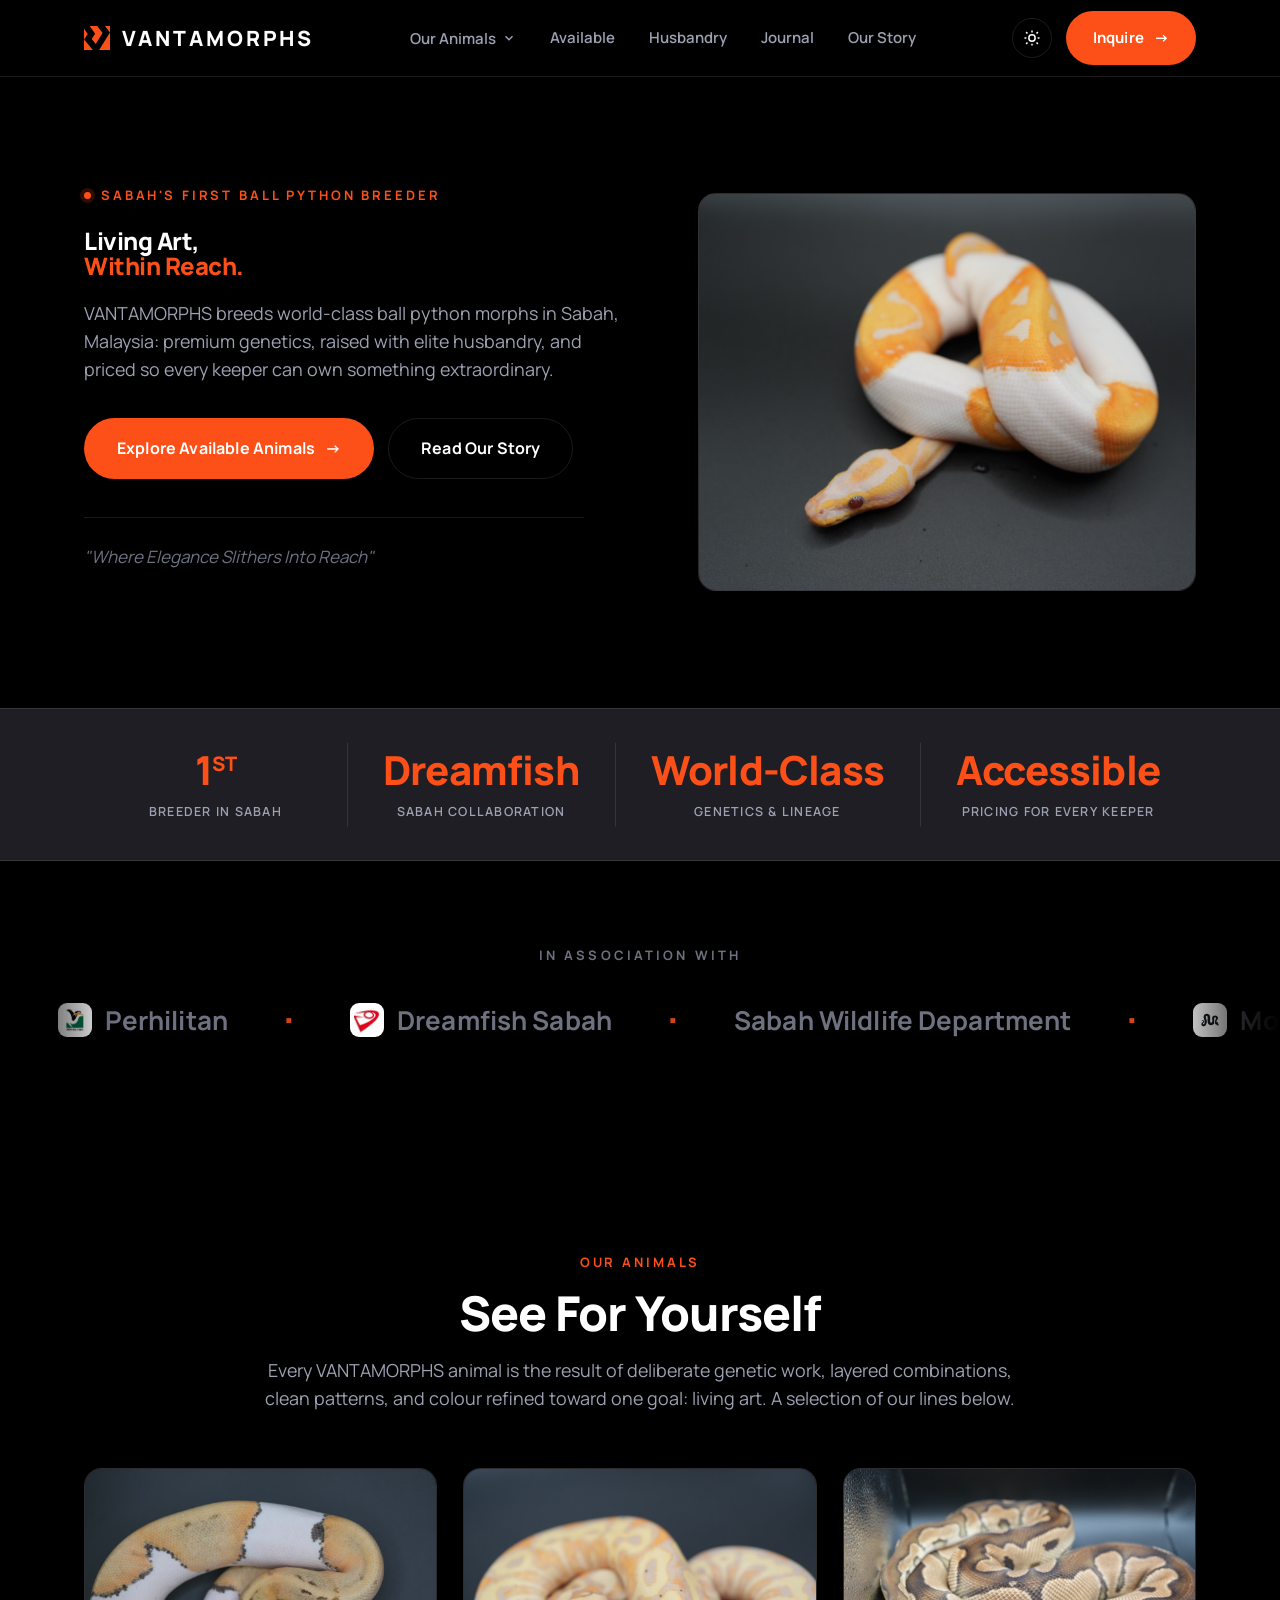
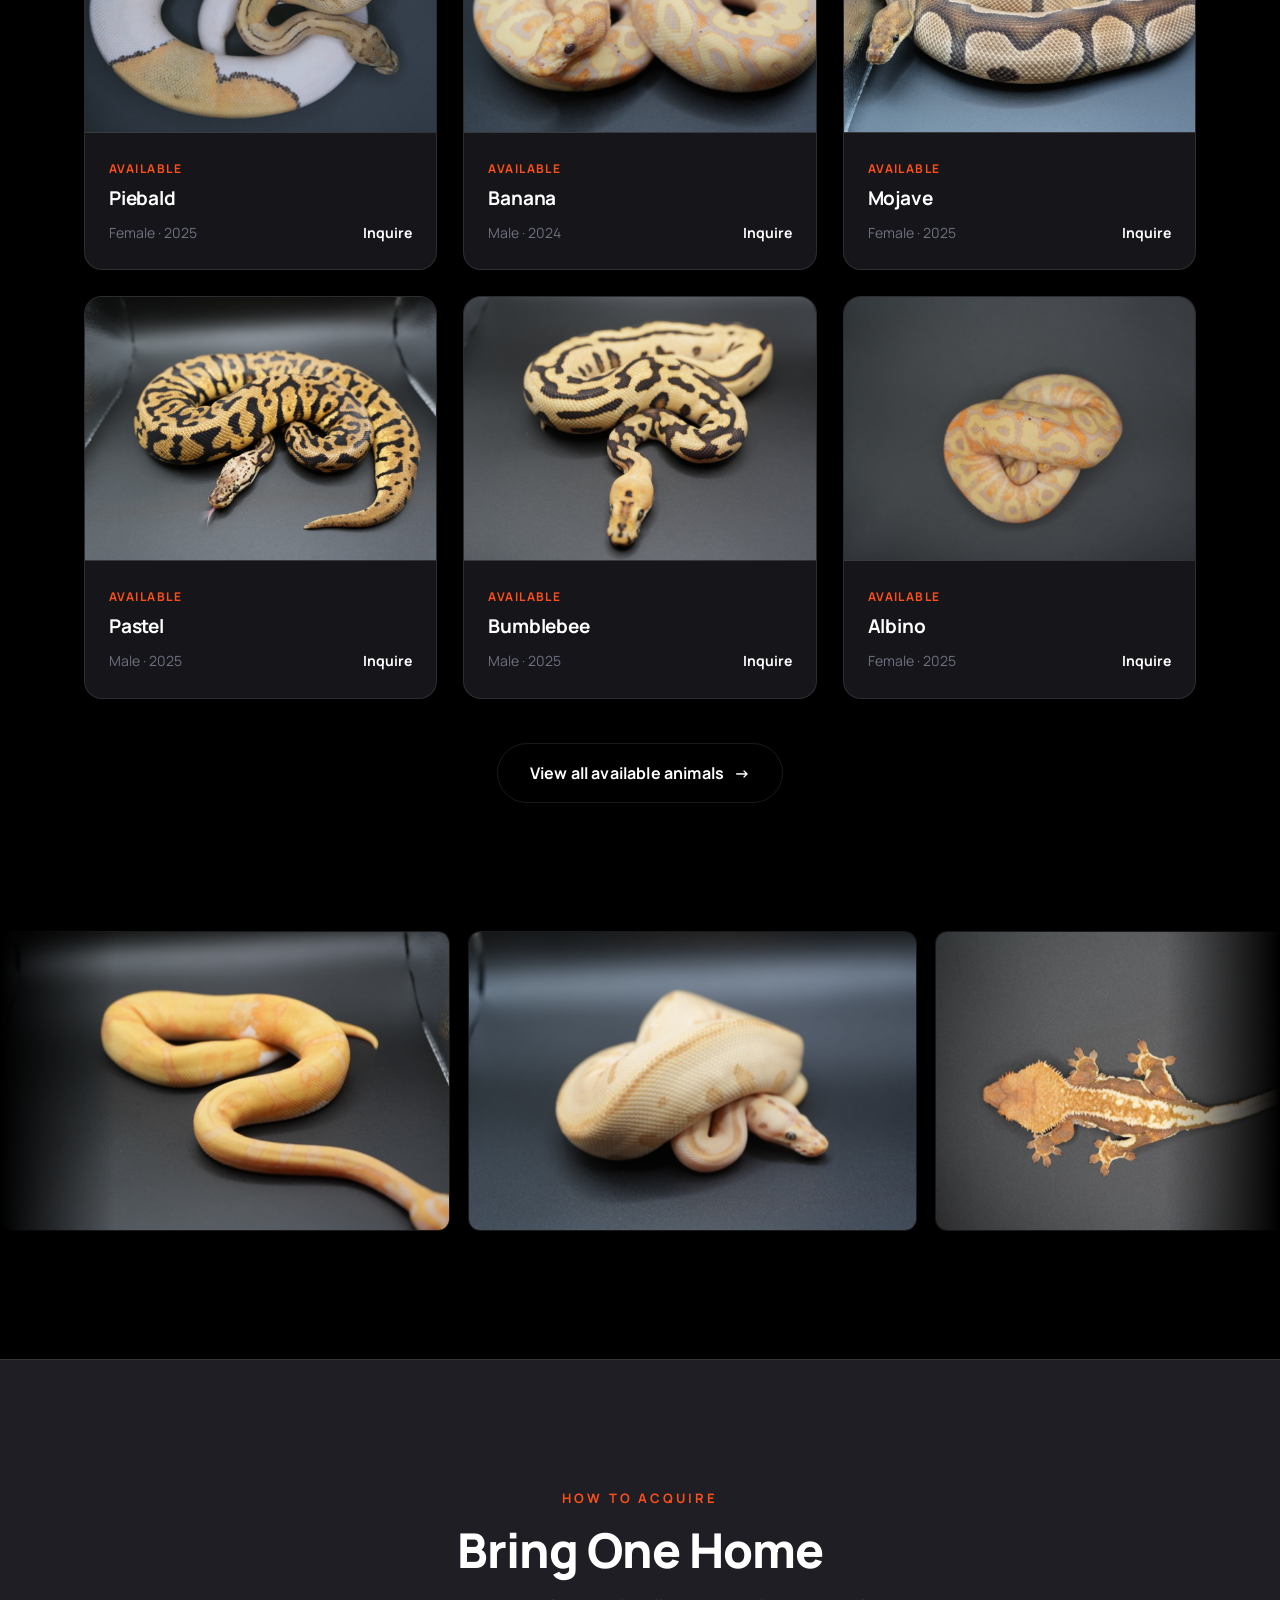
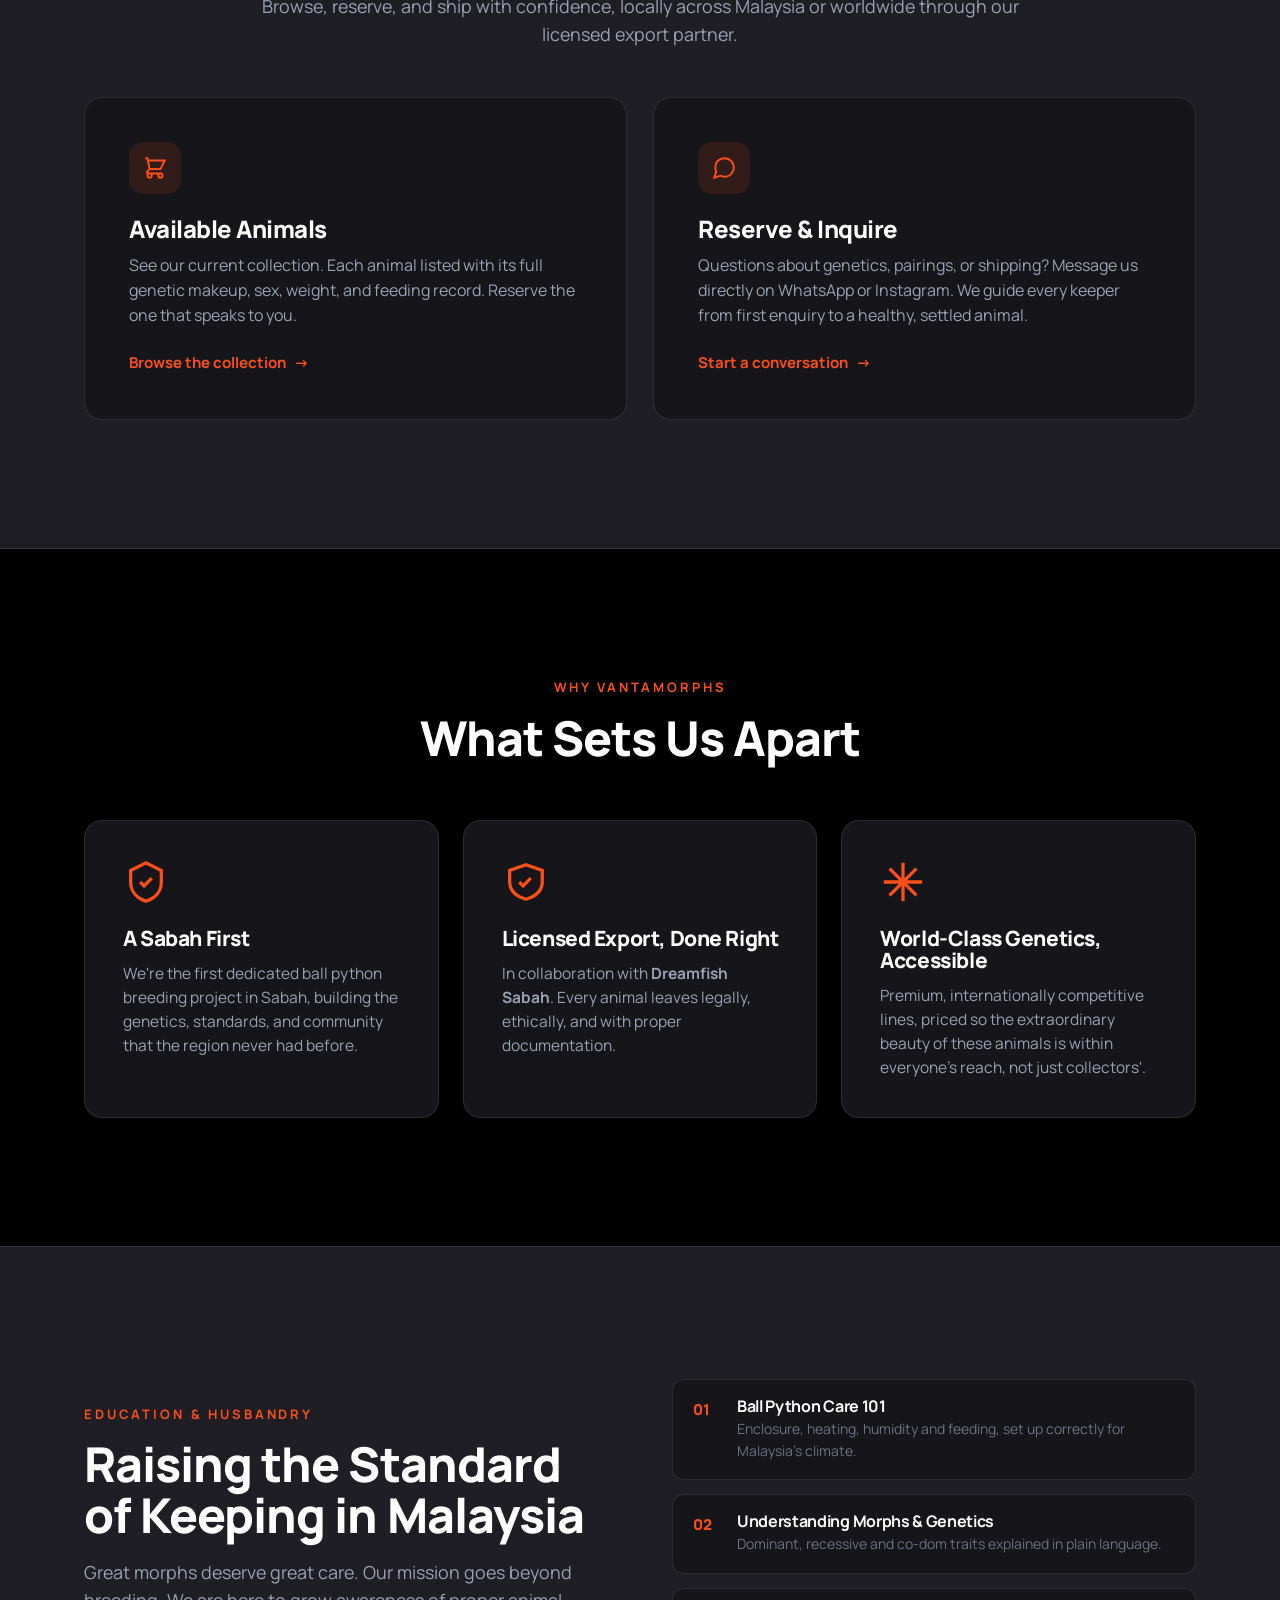
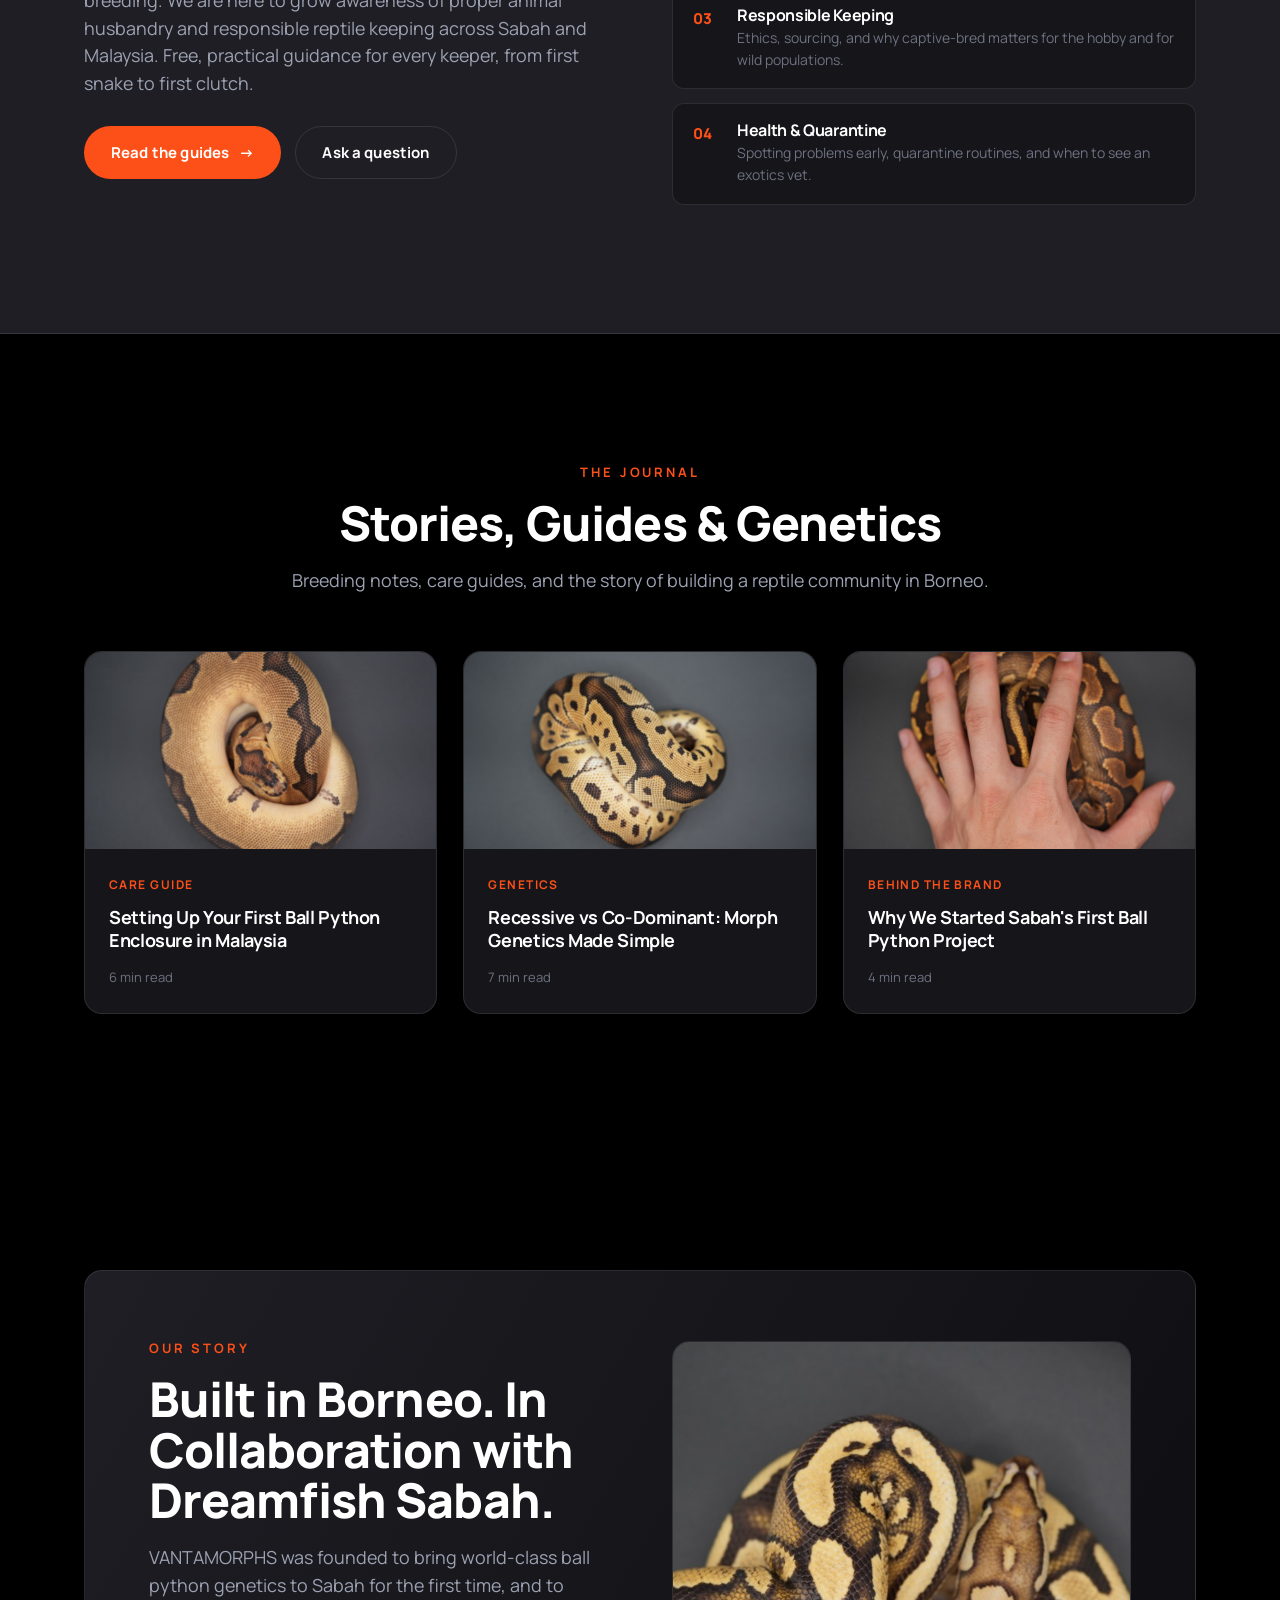
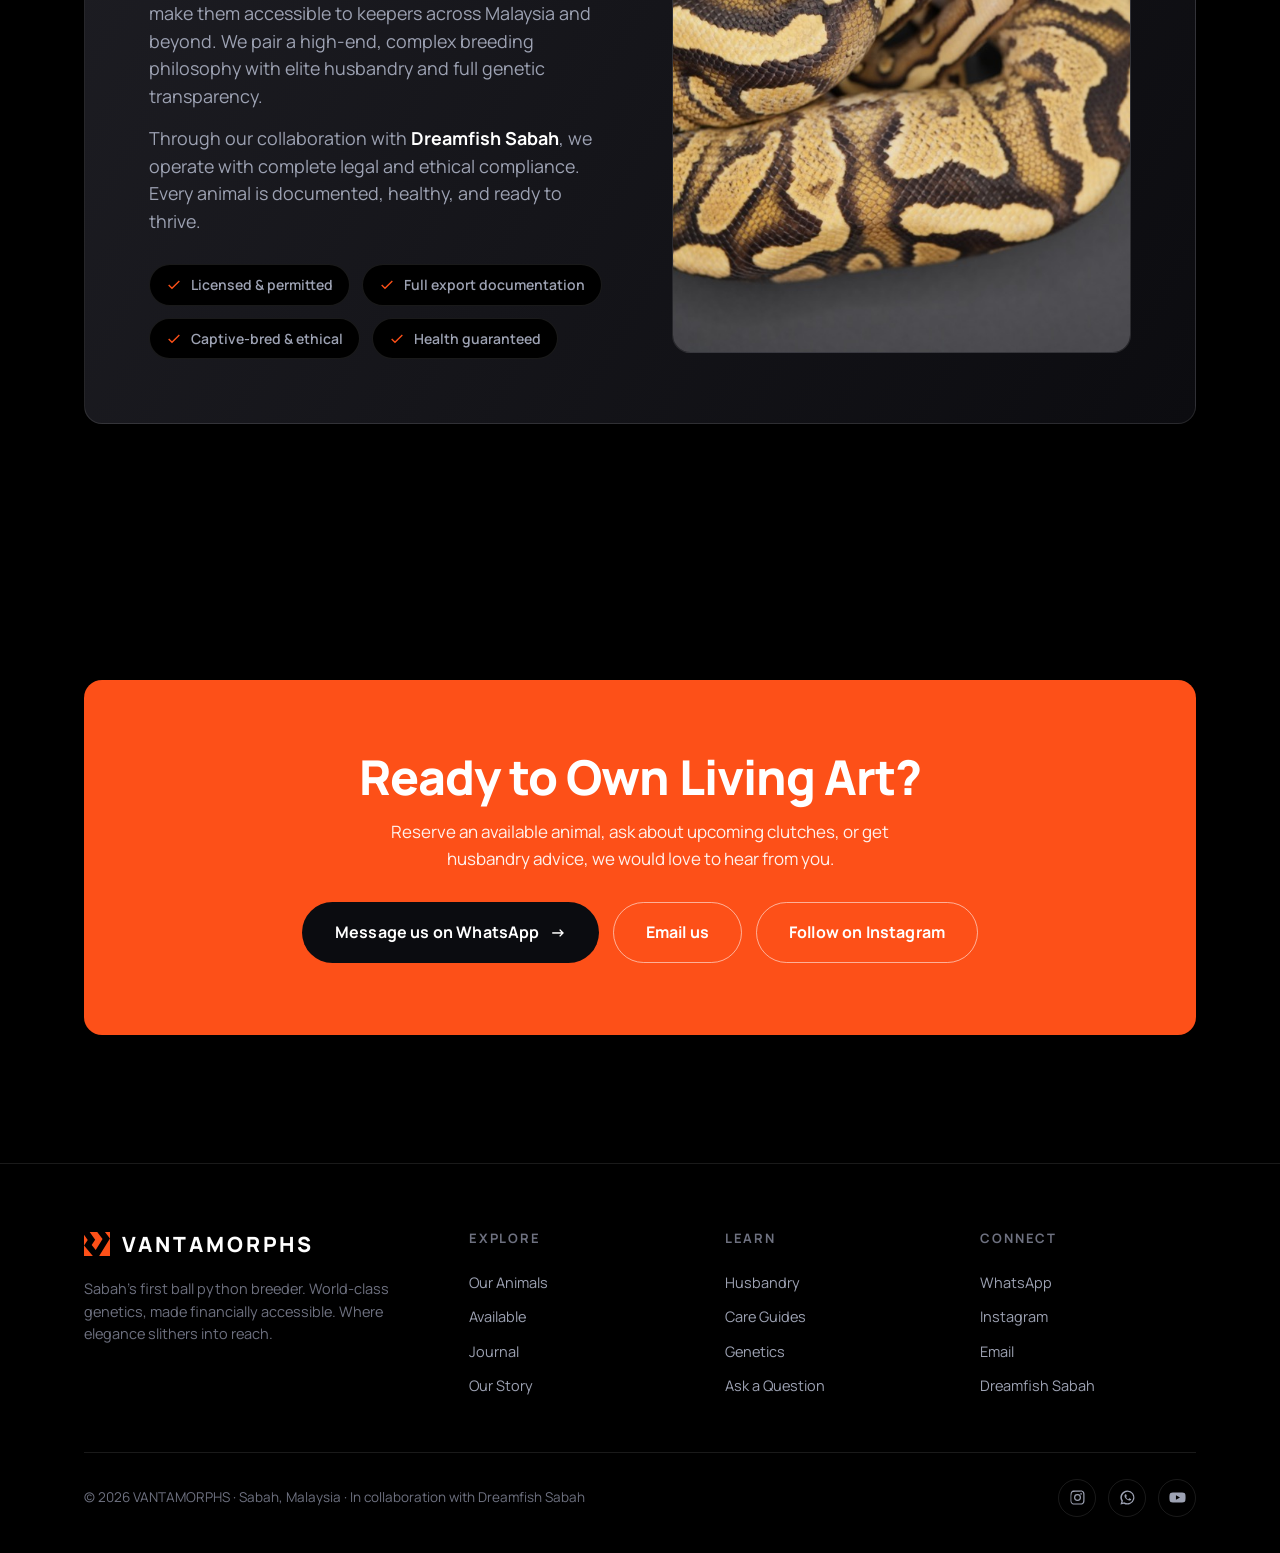
<file: index.html>
<!DOCTYPE html>
<html lang="en">
<head>
  <meta charset="UTF-8" />
  <meta name="viewport" content="width=device-width, initial-scale=1.0" />

  <!-- Theme: apply saved choice before paint (no flash). Falls back to this page's default. -->
  <script>
    (function () {
      var def = document.documentElement.getAttribute('data-default-theme') || 'dark';
      var t = null;
      try { t = localStorage.getItem('vm-theme'); } catch (e) {}
      if ((t || def) === 'light') document.documentElement.classList.add('theme-light');
    })();
  </script>


  <title>VANTAMORPHS | Sabah's First Ball Python Breeder</title>
  <meta name="description" content="VANTAMORPHS is Sabah's first dedicated ball python breeder, world-class genetics, made financially accessible. In collaboration with Dreamfish Sabah." />

  <link rel="icon" type="image/png" sizes="32x32" href="assets/favicon-32.png" />
  <link rel="icon" type="image/png" sizes="16x16" href="assets/favicon-16.png" />

  <!-- Manrope (brand primary typeface) -->
  <link rel="preconnect" href="https://fonts.googleapis.com" />
  <link rel="preconnect" href="https://fonts.gstatic.com" crossorigin />
  <link href="https://fonts.googleapis.com/css2?family=Manrope:wght@300;400;500;600;700;800&display=swap" rel="stylesheet" />

  <link rel="stylesheet" href="styles.css" />

  <!-- anime.js (local copy, MIT), entrance + scroll animations -->
  <script src="assets/anime.min.js"></script>
  <script>
    // Animate once per session, then lock. First visit pre-hides elements for the
    // entrance; later loads this session (or reduced-motion / no anime) show
    // everything instantly with no animation. Decided before paint = no flash.
    (function () {
      var animated = false;
      try { animated = sessionStorage.getItem('vm-animated') === '1'; } catch (e) {}
      var canAnimate = !!window.anime && !matchMedia('(prefers-reduced-motion: reduce)').matches && !animated;
      document.documentElement.classList.add(canAnimate ? 'use-anime' : 'no-anim');
    })();
  </script>
</head>
<body>

  <!-- ============ HEADER ============ -->
  <header class="header">
    <div class="wrap nav">
      <a href="#" class="logo" aria-label="Vantamorphs home">
        <span class="mark">
          <svg viewBox="0 0 699.89 665.63" aria-hidden="true">
            <polygon points="100.37 212.14 0 72.76 0 665.63 254.67 665.63 1.85 362.85 100.37 212.14"/>
            <polygon points="356.38 0 152.37 0 300.46 207.97 206.5 351.66 315.38 482.06 499.54 187.85 356.38 0"/>
            <polygon points="564.32 0 698.16 177.63 395.48 665.63 699.89 665.63 699.89 0 564.32 0"/>
          </svg>
        </span>
        <span class="word">VANTAMORPHS</span>
      </a>

      <nav class="nav-links" aria-label="Primary">
        <div class="nav-item has-drop">
          <button type="button" class="drop-trigger" aria-haspopup="true" aria-expanded="false">Our Animals
            <svg class="chev" viewBox="0 0 24 24" fill="none" stroke="currentColor" stroke-width="2.4" aria-hidden="true"><path d="m6 9 6 6 6-6"/></svg>
          </button>
          <div class="drop" role="menu">
            <a href="ball-pythons.html" role="menuitem">Ball Pythons</a>
            <a href="crested-geckos.html" role="menuitem">Crested Geckos</a>
          </div>
        </div>
        <a href="#acquire">Available</a>
        <a href="#education">Husbandry</a>
        <a href="#journal">Journal</a>
        <a href="#story">Our Story</a>
      </nav>

      <div class="nav-actions">
        <button class="theme-toggle" id="themeToggle" type="button" aria-label="Switch between light and dark mode" title="Light / dark mode">
          <svg class="icon-sun" viewBox="0 0 24 24" aria-hidden="true"><circle cx="12" cy="12" r="4.2"/><path d="M12 2v2.5M12 19.5V22M4.2 4.2l1.8 1.8M18 18l1.8 1.8M2 12h2.5M19.5 12H22M4.2 19.8 6 18M18 6l1.8-1.8"/></svg>
          <svg class="icon-moon" viewBox="0 0 24 24" aria-hidden="true"><path d="M21 12.8A9 9 0 1 1 11.2 3a7 7 0 0 0 9.8 9.8Z"/></svg>
        </button>
        <a href="https://wa.me/601119520000?text=Hi%20VANTAMORPHS%21%20I%27d%20like%20to%20make%20an%20enquiry." target="_blank" rel="noopener" class="btn btn-primary">Inquire <span class="arrow">→</span></a>
        <button class="nav-toggle" aria-label="Open menu" aria-expanded="false" id="navToggle">
          <svg viewBox="0 0 24 24" fill="none" stroke-width="2"><path d="M3 6h18M3 12h18M3 18h18"/></svg>
        </button>
      </div>
    </div>
    <!-- mobile menu -->
    <div class="mobile-menu" id="mobileMenu">
      <a href="ball-pythons.html">Ball Pythons</a>
      <a href="crested-geckos.html">Crested Geckos</a>
      <a href="#acquire">Available</a>
      <a href="#education">Husbandry</a>
      <a href="#journal">Journal</a>
      <a href="#story">Our Story</a>
      <a href="https://wa.me/601119520000?text=Hi%20VANTAMORPHS%21%20I%27d%20like%20to%20make%20an%20enquiry." target="_blank" rel="noopener" class="btn btn-primary">Inquire →</a>
    </div>
  </header>

  <main>

    <!-- ============ HERO ============ -->
    <section class="hero">
      <div class="wrap hero-grid">
        <div class="hero-copy">
          <span class="eyebrow"><span class="dot"></span> Sabah's First Ball Python Breeder</span>
          <h1>Living Art,<br><span class="accent">Within Reach.</span></h1>
          <p class="lead">VANTAMORPHS breeds world-class ball python morphs in Sabah, Malaysia: premium genetics, raised with elite husbandry, and priced so every keeper can own something extraordinary.</p>
          <div class="hero-cta">
            <a href="ball-pythons.html" class="btn btn-primary btn-lg">Explore Available Animals <span class="arrow">→</span></a>
            <a href="#story" class="btn btn-ghost btn-lg">Read Our Story</a>
          </div>
          <p class="hero-tagline">"Where Elegance Slithers Into Reach"</p>
        </div>
        <div class="hero-media">
          <div class="ph hero-photo">
            <img src="assets/photo-hero.jpg" alt="Albino pied ball python, orange and white, from the VANTAMORPHS collection" />
          </div>
        </div>
      </div>
    </section>

    <!-- ============ STATS ============ -->
    <section class="stats" style="padding-block:0;">
      <div class="wrap stats-grid">
        <div class="stat"><div class="num">1<sup style="font-size:.5em;">ST</sup></div><div class="lab">Breeder in Sabah</div></div>
        <div class="stat"><div class="num">Dreamfish</div><div class="lab">Sabah Collaboration</div></div>
        <div class="stat"><div class="num">World-Class</div><div class="lab">Genetics &amp; Lineage</div></div>
        <div class="stat"><div class="num">Accessible</div><div class="lab">Pricing for Every Keeper</div></div>
      </div>
    </section>

    <!-- ============ IN ASSOCIATION WITH (marquee) ============ -->
    <section class="assoc" aria-label="In association with">
      <p class="assoc-label">In Association With</p>
      <div class="marquee">
        <div class="marquee-track">
          <!-- Group A (edit / add / remove partners here) -->
          <span class="assoc-item"><img class="assoc-logo" src="assets/perhilitan-logo.png" alt="" loading="lazy" />Perhilitan</span><span class="assoc-sep">◆</span>
          <a class="assoc-item" href="https://www.facebook.com/profile.php?id=100057037767189" target="_blank" rel="noopener"><img class="assoc-logo" src="assets/dreamfish-logo.png" alt="" loading="lazy" />Dreamfish Sabah</a><span class="assoc-sep">◆</span>
          <span class="assoc-item">Sabah Wildlife Department</span><span class="assoc-sep">◆</span>
          <a class="assoc-item" href="https://www.morphmarket.com/" target="_blank" rel="noopener"><img class="assoc-logo" src="assets/morphmarket-logo.png" alt="" loading="lazy" />MorphMarket</a><span class="assoc-sep">◆</span>
          <!-- Group B: exact duplicate of Group A for a seamless loop (keep in sync) -->
          <span class="assoc-item" aria-hidden="true"><img class="assoc-logo" src="assets/perhilitan-logo.png" alt="" loading="lazy" />Perhilitan</span><span class="assoc-sep" aria-hidden="true">◆</span>
          <span class="assoc-item" aria-hidden="true"><img class="assoc-logo" src="assets/dreamfish-logo.png" alt="" loading="lazy" />Dreamfish Sabah</span><span class="assoc-sep" aria-hidden="true">◆</span>
          <span class="assoc-item" aria-hidden="true">Sabah Wildlife Department</span><span class="assoc-sep" aria-hidden="true">◆</span>
          <span class="assoc-item" aria-hidden="true"><img class="assoc-logo" src="assets/morphmarket-logo.png" alt="" loading="lazy" />MorphMarket</span><span class="assoc-sep" aria-hidden="true">◆</span>
        </div>
      </div>
    </section>

    <!-- ============ OUR ANIMALS ============ -->
    <section id="animals">
      <div class="wrap">
        <div class="section-head center reveal">
          <span class="eyebrow">Our Animals</span>
          <h2 class="h2">See For Yourself</h2>
          <p class="lead">Every VANTAMORPHS animal is the result of deliberate genetic work, layered combinations, clean patterns, and colour refined toward one goal: living art. A selection of our lines below.</p>
        </div>

        <!-- Morph names / sex / year are placeholders, edit each card below -->
        <div class="cards">
          <article class="card reveal">
            <div class="ph"><img src="assets/photo-piebald.jpg" alt="Piebald ball python, white with tan patches" loading="lazy" /></div>
            <div class="card-body">
              <span class="tag">Available</span>
              <h3>Piebald</h3>
              <div class="meta"><span>Female · 2025</span><span class="price">Inquire</span></div>
            </div>
          </article>
          <article class="card reveal">
            <div class="ph"><img src="assets/photo-banana.jpg" alt="Banana ball python adult" loading="lazy" /></div>
            <div class="card-body">
              <span class="tag">Available</span>
              <h3>Banana</h3>
              <div class="meta"><span>Male · 2024</span><span class="price">Inquire</span></div>
            </div>
          </article>
          <article class="card reveal">
            <div class="ph"><img src="assets/photo-mojave.jpg" alt="Silvery Mojave-type ball python" loading="lazy" /></div>
            <div class="card-body">
              <span class="tag">Available</span>
              <h3>Mojave</h3>
              <div class="meta"><span>Female · 2025</span><span class="price">Inquire</span></div>
            </div>
          </article>
          <article class="card reveal">
            <div class="ph"><img src="assets/photo-pastel.jpg" alt="Yellow and black patterned ball python" loading="lazy" /></div>
            <div class="card-body">
              <span class="tag">Available</span>
              <h3>Pastel</h3>
              <div class="meta"><span>Male · 2025</span><span class="price">Inquire</span></div>
            </div>
          </article>
          <article class="card reveal">
            <div class="ph"><img src="assets/photo-bee.jpg" alt="High-contrast cream and black ball python" loading="lazy" /></div>
            <div class="card-body">
              <span class="tag">Available</span>
              <h3>Bumblebee</h3>
              <div class="meta"><span>Male · 2025</span><span class="price">Inquire</span></div>
            </div>
          </article>
          <article class="card reveal">
            <div class="ph"><img src="assets/photo-albino.jpg" alt="Albino ball python" loading="lazy" /></div>
            <div class="card-body">
              <span class="tag">Available</span>
              <h3>Albino</h3>
              <div class="meta"><span>Female · 2025</span><span class="price">Inquire</span></div>
            </div>
          </article>
        </div>
        <div class="center" style="margin-top:44px;">
          <a href="#acquire" class="btn btn-ghost btn-lg">View all available animals <span class="arrow">→</span></a>
        </div>
      </div>
    </section>

    <!-- ============ COLLECTION FILM STRIP (photo marquee) ============ -->
    <section class="gallery" aria-label="From the VANTAMORPHS photoshoot">
      <div class="marquee photo-marquee">
        <div class="marquee-track">
          <!-- Group A -->
          <img src="assets/strip-1.jpg" alt="Coral-toned ball python" loading="lazy" />
          <img src="assets/strip-2.jpg" alt="Ivory ball python" loading="lazy" />
          <img src="assets/strip-3.jpg" alt="Crested gecko" loading="lazy" />
          <img src="assets/strip-4.jpg" alt="Cream ball python" loading="lazy" />
          <img src="assets/strip-5.jpg" alt="Golden patterned ball python" loading="lazy" />
          <img src="assets/strip-6.jpg" alt="Silver-gray ball python" loading="lazy" />
          <img src="assets/strip-7.jpg" alt="Caramel ball python" loading="lazy" />
          <img src="assets/strip-8.jpg" alt="Ringed brown ball python" loading="lazy" />
          <!-- Group B: exact duplicate for the seamless loop (keep in sync) -->
          <img src="assets/strip-1.jpg" alt="" aria-hidden="true" loading="lazy" />
          <img src="assets/strip-2.jpg" alt="" aria-hidden="true" loading="lazy" />
          <img src="assets/strip-3.jpg" alt="" aria-hidden="true" loading="lazy" />
          <img src="assets/strip-4.jpg" alt="" aria-hidden="true" loading="lazy" />
          <img src="assets/strip-5.jpg" alt="" aria-hidden="true" loading="lazy" />
          <img src="assets/strip-6.jpg" alt="" aria-hidden="true" loading="lazy" />
          <img src="assets/strip-7.jpg" alt="" aria-hidden="true" loading="lazy" />
          <img src="assets/strip-8.jpg" alt="" aria-hidden="true" loading="lazy" />
        </div>
      </div>
    </section>

    <!-- ============ ACQUIRE / AVAILABLE ============ -->
    <section id="acquire" class="stats" style="background:var(--bg-soft);">
      <div class="wrap">
        <div class="section-head center reveal">
          <span class="eyebrow">How to Acquire</span>
          <h2 class="h2">Bring One Home</h2>
          <p class="lead">Browse, reserve, and ship with confidence, locally across Malaysia or worldwide through our licensed export partner.</p>
        </div>
        <div class="panels" style="margin-top:48px;">
          <article class="panel reveal">
            <div class="pico"><svg viewBox="0 0 24 24" stroke-width="1.8"><path d="M3 3h2l.4 2M7 13h10l4-8H5.4M7 13L5.4 5M7 13l-2.3 2.3A1 1 0 0 0 5.4 17H17M17 17a2 2 0 1 0 0 4 2 2 0 0 0 0-4ZM9 19a2 2 0 1 1-4 0 2 2 0 0 1 4 0Z"/></svg></div>
            <h3>Available Animals</h3>
            <p>See our current collection. Each animal listed with its full genetic makeup, sex, weight, and feeding record. Reserve the one that speaks to you.</p>
            <a href="ball-pythons.html" class="link">Browse the collection <span class="arrow">→</span></a>
          </article>
          <article class="panel reveal">
            <div class="pico"><svg viewBox="0 0 24 24" stroke-width="1.8"><path d="M21 11.5a8.38 8.38 0 0 1-.9 3.8 8.5 8.5 0 0 1-7.6 4.7 8.38 8.38 0 0 1-3.8-.9L3 21l1.9-5.7a8.38 8.38 0 0 1-.9-3.8 8.5 8.5 0 0 1 4.7-7.6 8.38 8.38 0 0 1 3.8-.9h.5a8.48 8.48 0 0 1 8 8v.5Z"/></svg></div>
            <h3>Reserve &amp; Inquire</h3>
            <p>Questions about genetics, pairings, or shipping? Message us directly on WhatsApp or Instagram. We guide every keeper from first enquiry to a healthy, settled animal.</p>
            <a href="https://wa.me/601119520000?text=Hi%20VANTAMORPHS%21%20I%27m%20interested%20in%20your%20available%20ball%20pythons." target="_blank" rel="noopener" class="link">Start a conversation <span class="arrow">→</span></a>
          </article>
        </div>
      </div>
    </section>

    <!-- ============ WHAT SETS US APART ============ -->
    <section id="why">
      <div class="wrap">
        <div class="section-head center reveal">
          <span class="eyebrow">Why VANTAMORPHS</span>
          <h2 class="h2">What Sets Us Apart</h2>
        </div>
        <div class="features">
          <article class="feature reveal">
            <div class="fico"><svg viewBox="0 0 24 24" stroke-width="1.7"><path d="M12 2 4 6v6c0 5 3.4 8.5 8 10 4.6-1.5 8-5 8-10V6l-8-4Z"/><path d="m9 12 2 2 4-4"/></svg></div>
            <h3>A Sabah First</h3>
            <p>We're the first dedicated ball python breeding project in Sabah, building the genetics, standards, and community that the region never had before.</p>
          </article>
          <article class="feature reveal">
            <div class="fico"><svg viewBox="0 0 24 24" stroke-width="1.7"><path d="M9 12l2 2 4-4"/><path d="M21 12c0 5-3.5 7.5-8.5 9C7.5 19.5 4 17 4 12V6l8.5-3L21 6v6Z"/></svg></div>
            <h3>Licensed Export, Done Right</h3>
            <p>In collaboration with <strong>Dreamfish Sabah</strong>. Every animal leaves legally, ethically, and with proper documentation.</p>
          </article>
          <article class="feature reveal">
            <div class="fico"><svg viewBox="0 0 24 24" stroke-width="1.7"><path d="M12 2v20M2 12h20M5 5l14 14M19 5 5 19"/></svg></div>
            <h3>World-Class Genetics, Accessible</h3>
            <p>Premium, internationally competitive lines, priced so the extraordinary beauty of these animals is within everyone's reach, not just collectors'.</p>
          </article>
        </div>
      </div>
    </section>

    <!-- ============ EDUCATION / HUSBANDRY ============ -->
    <section id="education" class="stats" style="background:var(--bg-soft);">
      <div class="wrap split">
        <div class="reveal">
          <span class="eyebrow">Education &amp; Husbandry</span>
          <h2 class="h2" style="margin-top:14px;">Raising the Standard of Keeping in Malaysia</h2>
          <p class="lead" style="margin-top:18px;">Great morphs deserve great care. Our mission goes beyond breeding. We are here to grow awareness of proper animal husbandry and responsible reptile keeping across Sabah and Malaysia. Free, practical guidance for every keeper, from first snake to first clutch.</p>
          <div class="hero-cta" style="margin-top:28px;">
            <a href="#journal" class="btn btn-primary">Read the guides <span class="arrow">→</span></a>
            <a href="https://wa.me/601119520000?text=Hi%20VANTAMORPHS%21%20I%20have%20a%20husbandry%20question." target="_blank" rel="noopener" class="btn btn-ghost">Ask a question</a>
          </div>
        </div>
        <div class="reveal">
          <div class="edu-list">
            <div class="edu-item"><span class="n">01</span><div><h4>Ball Python Care 101</h4><p>Enclosure, heating, humidity and feeding, set up correctly for Malaysia's climate.</p></div></div>
            <div class="edu-item"><span class="n">02</span><div><h4>Understanding Morphs &amp; Genetics</h4><p>Dominant, recessive and co-dom traits explained in plain language.</p></div></div>
            <div class="edu-item"><span class="n">03</span><div><h4>Responsible Keeping</h4><p>Ethics, sourcing, and why captive-bred matters for the hobby and for wild populations.</p></div></div>
            <div class="edu-item"><span class="n">04</span><div><h4>Health &amp; Quarantine</h4><p>Spotting problems early, quarantine routines, and when to see an exotics vet.</p></div></div>
          </div>
        </div>
      </div>
    </section>

    <!-- ============ JOURNAL / BLOG ============ -->
    <section id="journal">
      <div class="wrap">
        <div class="section-head center reveal">
          <span class="eyebrow">The Journal</span>
          <h2 class="h2">Stories, Guides &amp; Genetics</h2>
          <p class="lead">Breeding notes, care guides, and the story of building a reptile community in Borneo.</p>
        </div>
        <div class="posts">
          <a class="post reveal" href="journal-enclosure-setup.html">
            <div class="ph"><img src="assets/photo-care.jpg" alt="Ball python resting in a loose coil" loading="lazy" /></div>
            <div class="post-body">
              <span class="cat">Care Guide</span>
              <h3>Setting Up Your First Ball Python Enclosure in Malaysia</h3>
              <p class="rt">6 min read</p>
            </div>
          </a>
          <a class="post reveal" href="journal-morph-genetics.html">
            <div class="ph"><img src="assets/photo-genetics.jpg" alt="Bold cream and chocolate patterned ball python" loading="lazy" /></div>
            <div class="post-body">
              <span class="cat">Genetics</span>
              <h3>Recessive vs Co-Dominant: Morph Genetics Made Simple</h3>
              <p class="rt">7 min read</p>
            </div>
          </a>
          <a class="post reveal" href="journal-our-story.html">
            <div class="ph"><img src="assets/photo-story-hand.jpg" alt="Keeper's hand gently resting on a coiled ball python" loading="lazy" /></div>
            <div class="post-body">
              <span class="cat">Behind the Brand</span>
              <h3>Why We Started Sabah's First Ball Python Project</h3>
              <p class="rt">4 min read</p>
            </div>
          </a>
        </div>
      </div>
    </section>

    <!-- ============ STORY / PARTNER ============ -->
    <section id="story">
      <div class="wrap">
        <div class="partner reveal">
          <div class="split" style="align-items:center;">
            <div>
              <span class="eyebrow">Our Story</span>
              <h2 class="h2" style="margin-top:14px;">Built in Borneo. In Collaboration with Dreamfish Sabah.</h2>
              <p class="lead" style="margin-top:18px;">VANTAMORPHS was founded to bring world-class ball python genetics to Sabah for the first time, and to make them accessible to keepers across Malaysia and beyond. We pair a high-end, complex breeding philosophy with elite husbandry and full genetic transparency.</p>
              <p class="lead" style="margin-top:14px;">Through our collaboration with <a href="https://www.facebook.com/profile.php?id=100057037767189" target="_blank" rel="noopener"><strong style="color:var(--text);">Dreamfish Sabah</strong></a>, we operate with complete legal and ethical compliance. Every animal is documented, healthy, and ready to thrive.</p>
              <div class="badges">
                <span class="badge"><svg viewBox="0 0 24 24" stroke-width="2"><path d="M20 6 9 17l-5-5"/></svg> Licensed &amp; permitted</span>
                <span class="badge"><svg viewBox="0 0 24 24" stroke-width="2"><path d="M20 6 9 17l-5-5"/></svg> Full export documentation</span>
                <span class="badge"><svg viewBox="0 0 24 24" stroke-width="2"><path d="M20 6 9 17l-5-5"/></svg> Captive-bred &amp; ethical</span>
                <span class="badge"><svg viewBox="0 0 24 24" stroke-width="2"><path d="M20 6 9 17l-5-5"/></svg> Health guaranteed</span>
              </div>
            </div>
            <div>
              <div class="ph tall"><img src="assets/photo-facility.jpg" alt="Golden patterned ball python from the VANTAMORPHS collection" loading="lazy" /></div>
            </div>
          </div>
        </div>
      </div>
    </section>

    <!-- ============ CTA ============ -->
    <section id="contact">
      <div class="wrap">
        <div class="cta reveal">
          <h2 class="h2">Ready to Own Living Art?</h2>
          <p>Reserve an available animal, ask about upcoming clutches, or get husbandry advice, we would love to hear from you.</p>
          <div class="hero-cta" style="justify-content:center;">
            <a href="https://wa.me/601119520000?text=Hi%20VANTAMORPHS!%20I%27m%20interested%20in%20your%20available%20ball%20pythons." target="_blank" rel="noopener" class="btn btn-primary btn-lg">Message us on WhatsApp <span class="arrow">→</span></a>
            <a href="mailto:vantamorphs@gmail.com?subject=Enquiry%20%E2%80%94%20VANTAMORPHS&amp;body=Hi%20VANTAMORPHS%2C%0A%0AI%27d%20like%20to%20enquire%20about%3A%0A%0A" class="btn btn-ghost btn-lg">Email us</a>
            <a href="https://www.instagram.com/vantamorphs?igsh=d3V2ZWpobHlqMTlh&amp;utm_source=qr" target="_blank" rel="noopener" class="btn btn-ghost btn-lg">Follow on Instagram</a>
          </div>
        </div>
      </div>
    </section>

  </main>

  <!-- ============ FOOTER ============ -->
  <footer class="footer">
    <div class="wrap">
      <div class="footer-grid">
        <div>
          <a href="#" class="logo">
            <span class="mark">
              <svg viewBox="0 0 699.89 665.63" aria-hidden="true">
                <polygon points="100.37 212.14 0 72.76 0 665.63 254.67 665.63 1.85 362.85 100.37 212.14"/>
                <polygon points="356.38 0 152.37 0 300.46 207.97 206.5 351.66 315.38 482.06 499.54 187.85 356.38 0"/>
                <polygon points="564.32 0 698.16 177.63 395.48 665.63 699.89 665.63 699.89 0 564.32 0"/>
              </svg>
            </span>
            <span class="word">VANTAMORPHS</span>
          </a>
          <p class="blurb">Sabah's first ball python breeder. World-class genetics, made financially accessible. Where elegance slithers into reach.</p>
        </div>
        <div class="footer-col">
          <h5>Explore</h5>
          <a href="#animals">Our Animals</a>
          <a href="#acquire">Available</a>
          <a href="#journal">Journal</a>
          <a href="#story">Our Story</a>
        </div>
        <div class="footer-col">
          <h5>Learn</h5>
          <a href="#education">Husbandry</a>
          <a href="journal-enclosure-setup.html">Care Guides</a>
          <a href="journal-morph-genetics.html">Genetics</a>
          <a href="https://wa.me/601119520000?text=Hi%20VANTAMORPHS%21%20I%20have%20a%20husbandry%20question." target="_blank" rel="noopener">Ask a Question</a>
        </div>
        <div class="footer-col">
          <h5>Connect</h5>
          <a href="https://wa.me/601119520000?text=Hi%20VANTAMORPHS!%20I%27m%20interested%20in%20your%20available%20ball%20pythons." target="_blank" rel="noopener">WhatsApp</a>
          <a href="https://www.instagram.com/vantamorphs?igsh=d3V2ZWpobHlqMTlh&amp;utm_source=qr" target="_blank" rel="noopener">Instagram</a>
          <a href="mailto:vantamorphs@gmail.com?subject=Enquiry%20%E2%80%94%20VANTAMORPHS&amp;body=Hi%20VANTAMORPHS%2C%0A%0AI%27d%20like%20to%20enquire%20about%3A%0A%0A">Email</a>
          <a href="https://www.facebook.com/profile.php?id=100057037767189" target="_blank" rel="noopener">Dreamfish Sabah</a>
        </div>
      </div>
      <div class="footer-bottom">
        <span>© 2026 VANTAMORPHS · Sabah, Malaysia · In collaboration with Dreamfish Sabah</span>
        <div class="socials">
          <a href="https://www.instagram.com/vantamorphs?igsh=d3V2ZWpobHlqMTlh&amp;utm_source=qr" target="_blank" rel="noopener" aria-label="Instagram"><svg viewBox="0 0 24 24"><path d="M12 2.2c3.2 0 3.6 0 4.9.07 1.2.05 1.8.25 2.2.42.6.2 1 .5 1.4.9.4.4.7.8.9 1.4.17.4.37 1 .42 2.2.07 1.3.07 1.7.07 4.9s0 3.6-.07 4.9c-.05 1.2-.25 1.8-.42 2.2-.2.6-.5 1-.9 1.4-.4.4-.8.7-1.4.9-.4.17-1 .37-2.2.42-1.3.07-1.7.07-4.9.07s-3.6 0-4.9-.07c-1.2-.05-1.8-.25-2.2-.42-.6-.2-1-.5-1.4-.9-.4-.4-.7-.8-.9-1.4-.17-.4-.37-1-.42-2.2C2.2 15.6 2.2 15.2 2.2 12s0-3.6.07-4.9c.05-1.2.25-1.8.42-2.2.2-.6.5-1 .9-1.4.4-.4.8-.7 1.4-.9.4-.17 1-.37 2.2-.42C8.4 2.2 8.8 2.2 12 2.2Zm0 1.8c-3.1 0-3.5 0-4.7.07-.9.04-1.4.2-1.7.32-.4.17-.7.36-1 .66-.3.3-.5.6-.66 1-.12.3-.28.8-.32 1.7C3.3 8.5 3.3 8.9 3.3 12s0 3.5.07 4.7c.04.9.2 1.4.32 1.7.17.4.36.7.66 1 .3.3.6.5 1 .66.3.12.8.28 1.7.32 1.2.07 1.6.07 4.7.07s3.5 0 4.7-.07c.9-.04 1.4-.2 1.7-.32.4-.17.7-.36 1-.66.3-.3.5-.6.66-1 .12-.3.28-.8.32-1.7.07-1.2.07-1.6.07-4.7s0-3.5-.07-4.7c-.04-.9-.2-1.4-.32-1.7-.17-.4-.36-.7-.66-1-.3-.3-.6-.5-1-.66-.3-.12-.8-.28-1.7-.32C15.5 4 15.1 4 12 4Zm0 3.1a4.9 4.9 0 1 1 0 9.8 4.9 4.9 0 0 1 0-9.8Zm0 8.1a3.2 3.2 0 1 0 0-6.4 3.2 3.2 0 0 0 0 6.4Zm6.2-8.3a1.15 1.15 0 1 1-2.3 0 1.15 1.15 0 0 1 2.3 0Z"/></svg></a>
          <a href="https://wa.me/601119520000?text=Hi%20VANTAMORPHS!%20I%27m%20interested%20in%20your%20available%20ball%20pythons." target="_blank" rel="noopener" aria-label="WhatsApp"><svg viewBox="0 0 24 24"><path d="M12 2a10 10 0 0 0-8.5 15.3L2 22l4.8-1.3A10 10 0 1 0 12 2Zm0 18a8 8 0 0 1-4.1-1.1l-.3-.2-2.8.7.8-2.7-.2-.3A8 8 0 1 1 12 20Zm4.4-6c-.2-.1-1.4-.7-1.6-.8-.2-.1-.4-.1-.5.1-.2.2-.6.8-.8 1-.1.1-.3.2-.5 0-.7-.3-1.4-.6-2-1.4-.5-.6-.8-1.3-.9-1.5-.1-.2 0-.4.1-.5l.4-.4c.1-.1.2-.3.3-.4 0-.2 0-.3 0-.5 0-.1-.5-1.3-.7-1.7-.2-.5-.4-.4-.5-.4h-.5c-.2 0-.4 0-.6.3-.2.2-.8.8-.8 2s.8 2.3.9 2.4c.1.2 1.6 2.5 4 3.4.5.2 1 .4 1.3.5.5.2 1 .1 1.4.1.4-.1 1.4-.6 1.6-1.1.2-.6.2-1 .1-1.1Z"/></svg></a>
          <a href="https://www.youtube.com/channel/UCuZO1V_5-kSs1AFWyIzuJkQ" target="_blank" rel="noopener" aria-label="YouTube"><svg viewBox="0 0 24 24"><path d="M23 7.5a3 3 0 0 0-2.1-2.1C19 5 12 5 12 5s-7 0-8.9.4A3 3 0 0 0 1 7.5C.6 9.4.6 12 .6 12s0 2.6.4 4.5a3 3 0 0 0 2.1 2.1C5 19 12 19 12 19s7 0 8.9-.4a3 3 0 0 0 2.1-2.1c.4-1.9.4-4.5.4-4.5s0-2.6-.4-4.5ZM9.8 15.3V8.7l5.7 3.3-5.7 3.3Z"/></svg></a>
        </div>
      </div>
    </div>
  </footer>

  <script>
    // Mobile menu + nav dropdown live in assets/site.js

    // ---- Animations (anime.js), play once per session, then lock ----
    var useAnime = document.documentElement.classList.contains('use-anime');

    if (!useAnime) {
      // Locked/instant: repeat visit this session, reduced-motion, or no anime.
      // CSS already shows everything; just mark reveals as in for consistency.
      document.querySelectorAll('.reveal').forEach(function (el) { el.classList.add('in'); });
    } else {
      // First visit this session, animate, then remember so future loads are instant.
      try { sessionStorage.setItem('vm-animated', '1'); } catch (e) {}

      // Smooth easeOutQuint-style curve, gentle, no harsh tail
      var EASE = 'cubicBezier(0.22, 1, 0.36, 1)';

      // When an element finishes, hand styling back to CSS: clears inline transform/opacity
      // (so :hover transforms aren't blocked) and drops the GPU layer hint.
      function settle(el) {
        try { anime.remove(el); } catch (e) {} // stop any in-flight animation so it can't re-hide the element
        el.style.transform = '';
        el.style.opacity = '';
        el.style.willChange = '';
        el.classList.add('in');
      }

      // Hero entrance: header → copy (staggered) → image
      var heroEls = [].slice.call(document.querySelectorAll('.hero .eyebrow, .hero h1, .hero .lead, .hero .hero-cta, .hero .hero-tagline'));
      var heroMedia = document.querySelector('.hero-media');
      var tl = anime.timeline({ easing: EASE });
      tl.add({ targets: '.header', opacity: [0, 1], translateY: [-10, 0], duration: 600 })
        .add({ targets: heroEls, opacity: [0, 1], translateY: [18, 0], duration: 720, delay: anime.stagger(70) }, '-=300')
        .add({
          targets: heroMedia, opacity: [0, 1], translateY: [18, 0], scale: [0.985, 1], duration: 860,
          complete: function () { if (heroMedia) heroMedia.style.willChange = ''; }
        }, '-=560');

      // Safety net: if rAF stalls (background tab, low power), force the hero visible.
      setTimeout(function () {
        [].concat(heroEls, [heroMedia, document.querySelector('.header')]).forEach(function (el) {
          if (!el) return;
          try { anime.remove(el); } catch (e) {}
          el.style.opacity = '1'; el.style.transform = 'none'; el.style.willChange = '';
        });
      }, 2600);

      // Scroll reveals, small sibling stagger, triggered early so content is
      // already settling by the time it scrolls into view. Triple-redundant:
      // IntersectionObserver (primary) + passive scroll sweep (if IO stalls)
      // + per-element timeout (if the animation itself never completes).
      var pending = [].slice.call(document.querySelectorAll('.reveal'));
      pending.forEach(function (el) {
        var sibs = [].slice.call(el.parentElement.querySelectorAll(':scope > .reveal'));
        el._d = Math.min(sibs.indexOf(el), 2) * 38;
      });
      function revealNow(el) {
        if (el._rv) return; el._rv = true;
        io.unobserve(el);
        anime({
          targets: el, opacity: [0, 1], translateY: [10, 0], easing: EASE, duration: 340, delay: el._d || 0,
          complete: function () { settle(el); }
        });
        setTimeout(function () { settle(el); }, 1200 + (el._d || 0));
      }
      var io = new IntersectionObserver(function (entries) {
        entries.forEach(function (e) { if (e.isIntersecting) revealNow(e.target); });
      }, { threshold: 0, rootMargin: '0px 0px 26% 0px' });
      pending.forEach(function (el) { io.observe(el); });
      function sweep() {
        pending.forEach(function (el) {
          if (el._rv) return;
          var r = el.getBoundingClientRect();
          if (r.top < innerHeight * 1.26) revealNow(el);
        });
      }
      addEventListener('scroll', sweep, { passive: true });
      setTimeout(sweep, 250);
    }
  </script>
  <script src="assets/site.js"></script>
</body>
</html>
</file>
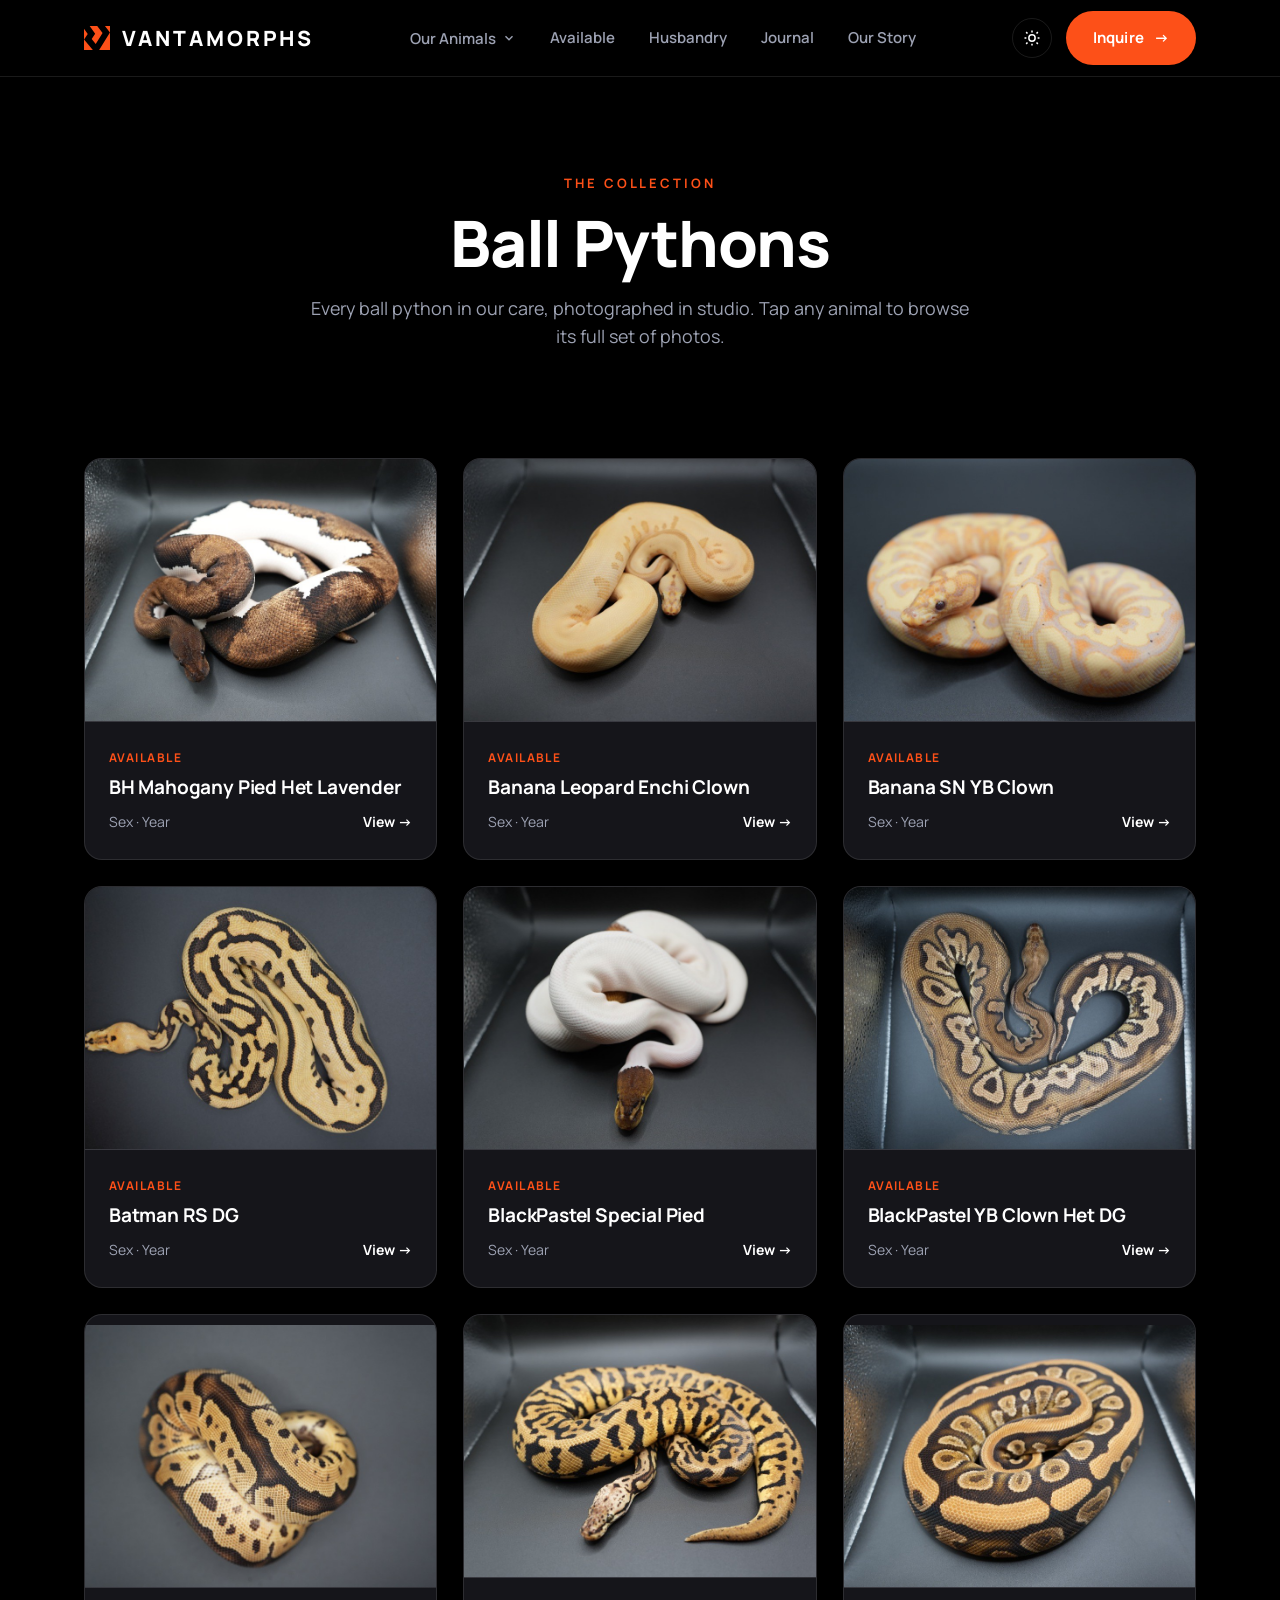
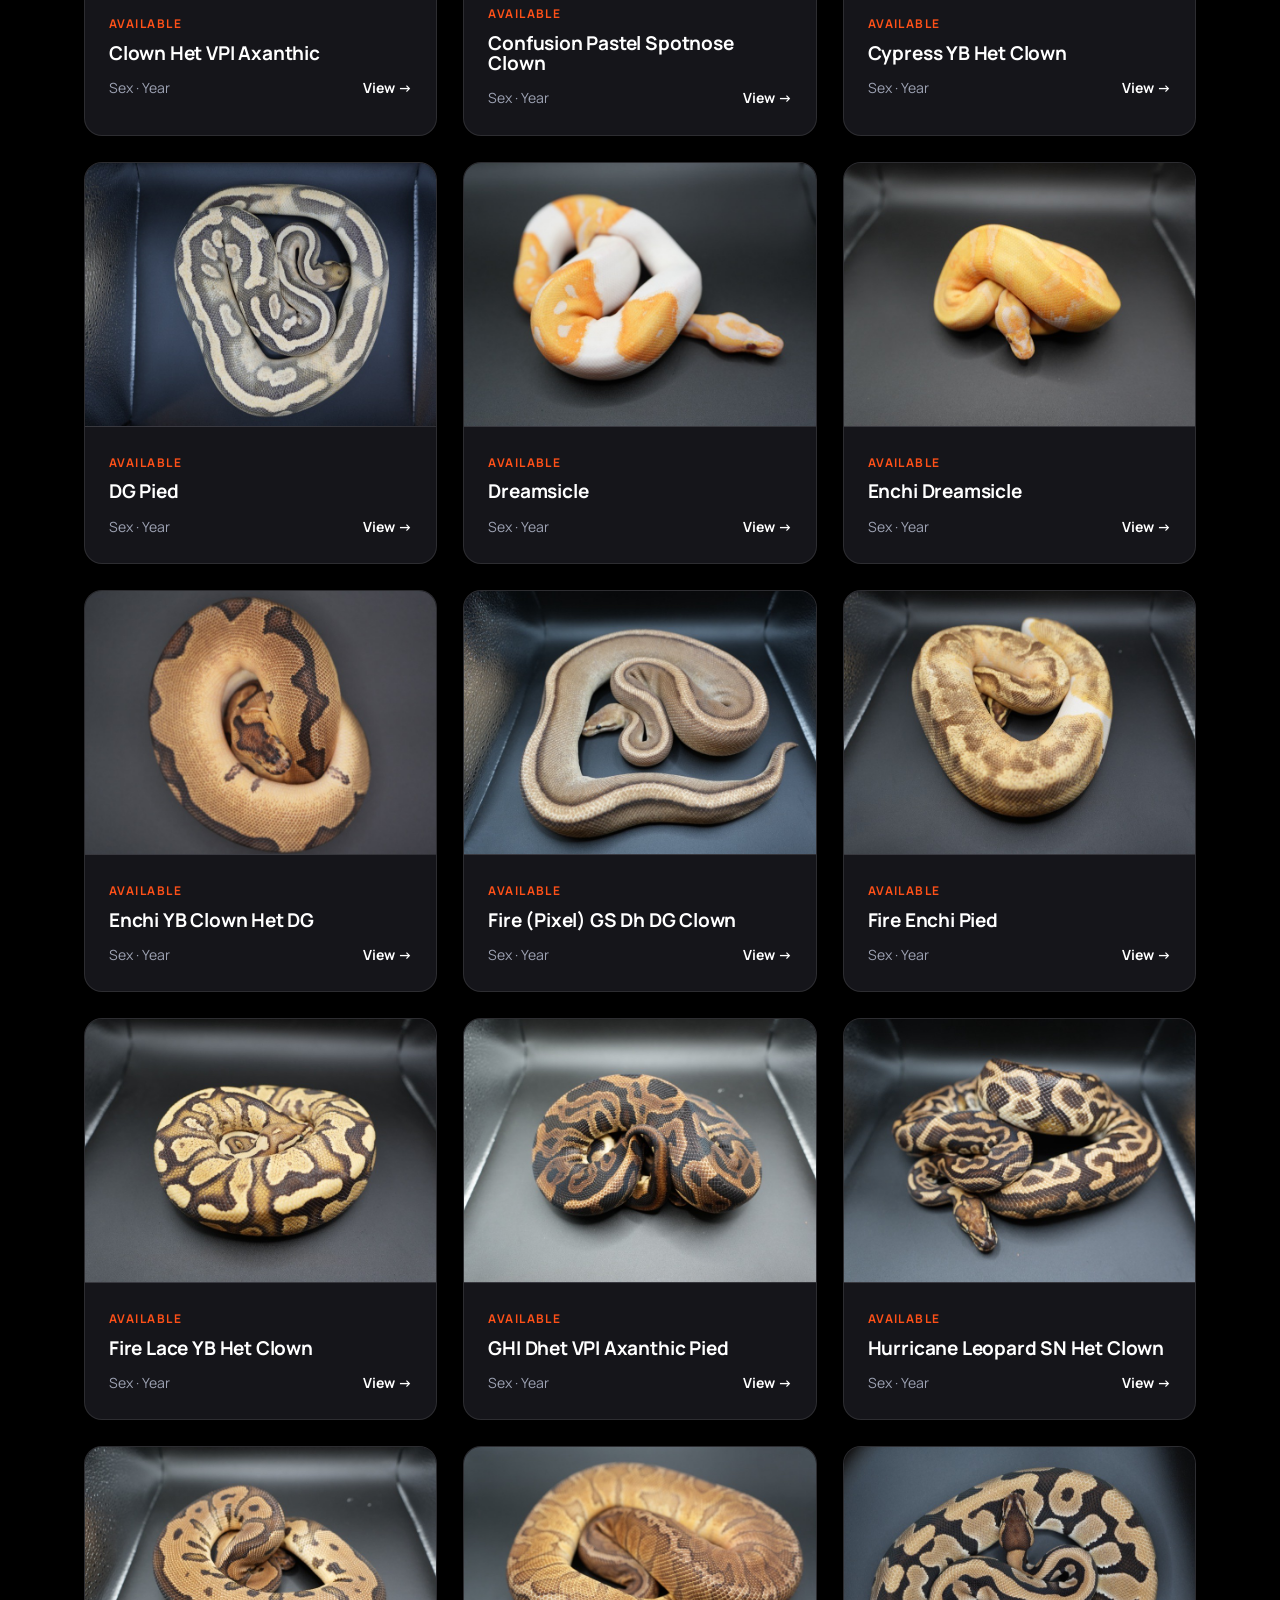
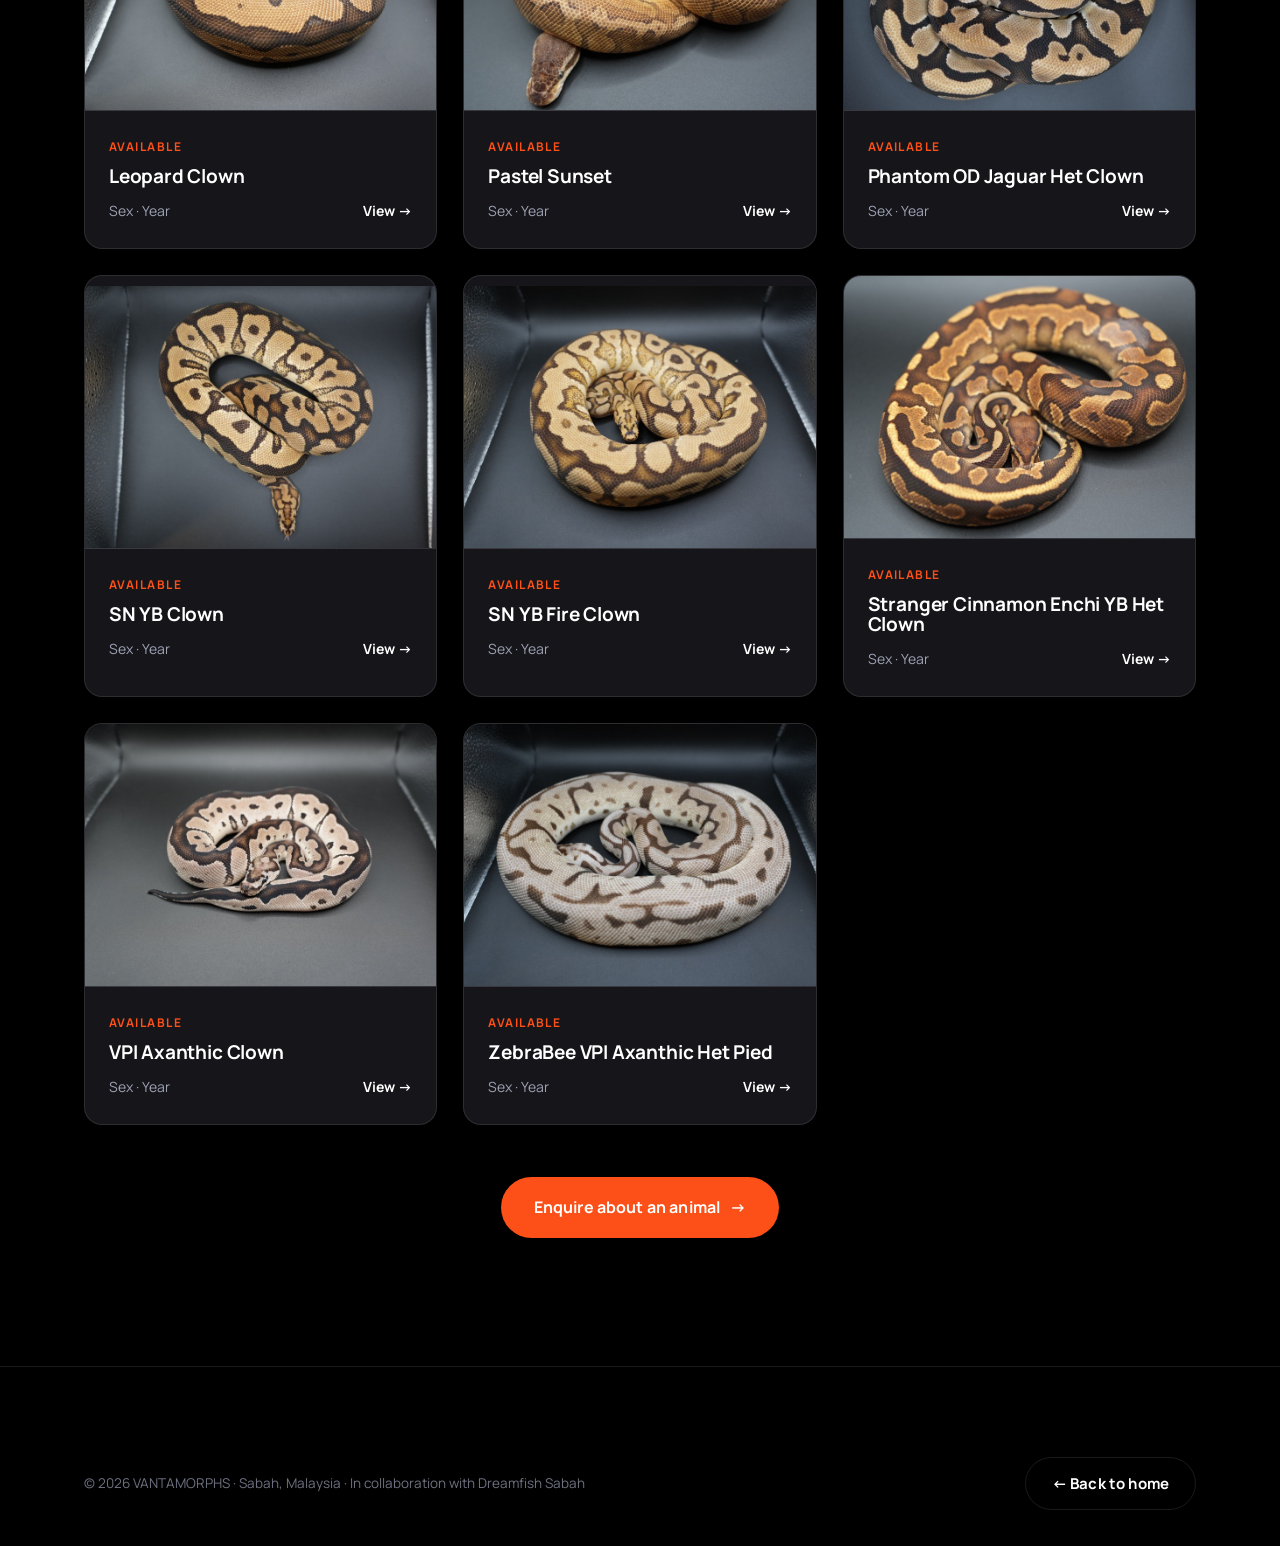
<file: ball-pythons.html>
<!DOCTYPE html>
<html lang="en">
<head>
  <meta charset="UTF-8" />
  <meta name="viewport" content="width=device-width, initial-scale=1.0" />

  <!-- Theme: apply saved choice before paint (no flash). Falls back to this page's default. -->
  <script>
    (function () {
      var def = document.documentElement.getAttribute('data-default-theme') || 'dark';
      var t = null;
      try { t = localStorage.getItem('vm-theme'); } catch (e) {}
      if ((t || def) === 'light') document.documentElement.classList.add('theme-light');
    })();
  </script>

  <title>Ball Pythons | VANTAMORPHS</title>
  <meta name="description" content="The full VANTAMORPHS ball python collection: 26 animals, photographed in studio in Sabah, Malaysia." />
  <link rel="icon" type="image/png" sizes="32x32" href="assets/favicon-32.png" />
  <link rel="icon" type="image/png" sizes="16x16" href="assets/favicon-16.png" />
  <link rel="preconnect" href="https://fonts.googleapis.com" />
  <link rel="preconnect" href="https://fonts.gstatic.com" crossorigin />
  <link href="https://fonts.googleapis.com/css2?family=Manrope:wght@300;400;500;600;700;800&display=swap" rel="stylesheet" />
  <link rel="stylesheet" href="styles.css" />
</head>
<body>

  <!-- ============ HEADER ============ -->
  <header class="header">
    <div class="wrap nav">
      <a href="index.html" class="logo" aria-label="Vantamorphs home">
        <span class="mark">
          <svg viewBox="0 0 699.89 665.63" aria-hidden="true">
            <polygon points="100.37 212.14 0 72.76 0 665.63 254.67 665.63 1.85 362.85 100.37 212.14"/>
            <polygon points="356.38 0 152.37 0 300.46 207.97 206.5 351.66 315.38 482.06 499.54 187.85 356.38 0"/>
            <polygon points="564.32 0 698.16 177.63 395.48 665.63 699.89 665.63 699.89 0 564.32 0"/>
          </svg>
        </span>
        <span class="word">VANTAMORPHS</span>
      </a>

      <nav class="nav-links" aria-label="Primary">
        <div class="nav-item has-drop">
          <button type="button" class="drop-trigger" aria-haspopup="true" aria-expanded="false">Our Animals
            <svg class="chev" viewBox="0 0 24 24" fill="none" stroke="currentColor" stroke-width="2.4" aria-hidden="true"><path d="m6 9 6 6 6-6"/></svg>
          </button>
          <div class="drop" role="menu">
            <a href="ball-pythons.html" role="menuitem">Ball Pythons</a>
            <a href="crested-geckos.html" role="menuitem">Crested Geckos</a>
          </div>
        </div>
        <a href="index.html#acquire">Available</a>
        <a href="index.html#education">Husbandry</a>
        <a href="index.html#journal">Journal</a>
        <a href="index.html#story">Our Story</a>
      </nav>

      <div class="nav-actions">
        <button class="theme-toggle" id="themeToggle" type="button" aria-label="Switch between light and dark mode" title="Light / dark mode">
          <svg class="icon-sun" viewBox="0 0 24 24" aria-hidden="true"><circle cx="12" cy="12" r="4.2"/><path d="M12 2v2.5M12 19.5V22M4.2 4.2l1.8 1.8M18 18l1.8 1.8M2 12h2.5M19.5 12H22M4.2 19.8 6 18M18 6l1.8-1.8"/></svg>
          <svg class="icon-moon" viewBox="0 0 24 24" aria-hidden="true"><path d="M21 12.8A9 9 0 1 1 11.2 3a7 7 0 0 0 9.8 9.8Z"/></svg>
        </button>
        <a href="https://wa.me/601119520000?text=Hi%20VANTAMORPHS%21%20I%27d%20like%20to%20enquire%20about%20one%20of%20your%20ball%20pythons." target="_blank" rel="noopener" class="btn btn-primary">Inquire <span class="arrow">&rarr;</span></a>
        <button class="nav-toggle" aria-label="Open menu" aria-expanded="false" id="navToggle">
          <svg viewBox="0 0 24 24" fill="none" stroke-width="2"><path d="M3 6h18M3 12h18M3 18h18"/></svg>
        </button>
      </div>
    </div>
    <div class="mobile-menu" id="mobileMenu">
      <a href="ball-pythons.html">Ball Pythons</a>
      <a href="crested-geckos.html">Crested Geckos</a>
      <a href="index.html#acquire">Available</a>
      <a href="index.html#education">Husbandry</a>
      <a href="index.html#journal">Journal</a>
      <a href="index.html#story">Our Story</a>
      <a href="https://wa.me/601119520000?text=Hi%20VANTAMORPHS%21%20I%27d%20like%20to%20enquire%20about%20one%20of%20your%20ball%20pythons." target="_blank" rel="noopener" class="btn btn-primary">Inquire &rarr;</a>
    </div>
  </header>

  <main>
    <section class="page-head">
      <div class="wrap center">
        <span class="eyebrow">The Collection</span>
        <h1 class="h1">Ball Pythons</h1>
        <p class="lead" style="margin:18px auto 0;max-width:60ch;">Every ball python in our care, photographed in studio. Tap any animal to browse its full set of photos.</p>
      </div>
    </section>

    <section style="padding-top:0;">
      <div class="wrap">
        <!-- EDIT ME: replace each card's "Sex &middot; Year" with the real details,
             e.g. <span class="vitals">Female &middot; 2025</span> -->
        <div class="cards roster">
          <button class="card animal-card" data-i="0" aria-label="View photos of BH Mahogany Pied Het Lavender">
            <div class="ph"><img src="assets/animals/bh-mahogany-pied-het-lavender/card.jpg" alt="BH Mahogany Pied Het Lavender" loading="lazy" /></div>
            <div class="card-body">
              <span class="tag">Available</span>
              <h3>BH Mahogany Pied Het Lavender</h3>
              <div class="meta"><span class="vitals">Sex &middot; Year</span><span class="price">View &rarr;</span></div>
            </div>
          </button>
          <button class="card animal-card" data-i="1" aria-label="View photos of Banana Leopard Enchi Clown">
            <div class="ph"><img src="assets/animals/banana-leopard-enchi-clown/card.jpg" alt="Banana Leopard Enchi Clown" loading="lazy" /></div>
            <div class="card-body">
              <span class="tag">Available</span>
              <h3>Banana Leopard Enchi Clown</h3>
              <div class="meta"><span class="vitals">Sex &middot; Year</span><span class="price">View &rarr;</span></div>
            </div>
          </button>
          <button class="card animal-card" data-i="2" aria-label="View photos of Banana SN YB Clown">
            <div class="ph"><img src="assets/animals/banana-sn-yb-clown/card.jpg" alt="Banana SN YB Clown" loading="lazy" /></div>
            <div class="card-body">
              <span class="tag">Available</span>
              <h3>Banana SN YB Clown</h3>
              <div class="meta"><span class="vitals">Sex &middot; Year</span><span class="price">View &rarr;</span></div>
            </div>
          </button>
          <button class="card animal-card" data-i="3" aria-label="View photos of Batman RS DG">
            <div class="ph"><img src="assets/animals/batman-rs-dg/card.jpg" alt="Batman RS DG" loading="lazy" /></div>
            <div class="card-body">
              <span class="tag">Available</span>
              <h3>Batman RS DG</h3>
              <div class="meta"><span class="vitals">Sex &middot; Year</span><span class="price">View &rarr;</span></div>
            </div>
          </button>
          <button class="card animal-card" data-i="4" aria-label="View photos of BlackPastel Special Pied">
            <div class="ph"><img src="assets/animals/blackpastel-special-pied/card.jpg" alt="BlackPastel Special Pied" loading="lazy" /></div>
            <div class="card-body">
              <span class="tag">Available</span>
              <h3>BlackPastel Special Pied</h3>
              <div class="meta"><span class="vitals">Sex &middot; Year</span><span class="price">View &rarr;</span></div>
            </div>
          </button>
          <button class="card animal-card" data-i="5" aria-label="View photos of BlackPastel YB Clown Het DG">
            <div class="ph"><img src="assets/animals/blackpastel-yb-clown-het-dg/card.jpg" alt="BlackPastel YB Clown Het DG" loading="lazy" /></div>
            <div class="card-body">
              <span class="tag">Available</span>
              <h3>BlackPastel YB Clown Het DG</h3>
              <div class="meta"><span class="vitals">Sex &middot; Year</span><span class="price">View &rarr;</span></div>
            </div>
          </button>
          <button class="card animal-card" data-i="6" aria-label="View photos of Clown Het VPI Axanthic">
            <div class="ph"><img src="assets/animals/clown-het-vpi-axanthic/card.jpg" alt="Clown Het VPI Axanthic" loading="lazy" /></div>
            <div class="card-body">
              <span class="tag">Available</span>
              <h3>Clown Het VPI Axanthic</h3>
              <div class="meta"><span class="vitals">Sex &middot; Year</span><span class="price">View &rarr;</span></div>
            </div>
          </button>
          <button class="card animal-card" data-i="7" aria-label="View photos of Confusion Pastel Spotnose Clown">
            <div class="ph"><img src="assets/animals/confusion-pastel-spotnose-clown/card.jpg" alt="Confusion Pastel Spotnose Clown" loading="lazy" /></div>
            <div class="card-body">
              <span class="tag">Available</span>
              <h3>Confusion Pastel Spotnose Clown</h3>
              <div class="meta"><span class="vitals">Sex &middot; Year</span><span class="price">View &rarr;</span></div>
            </div>
          </button>
          <button class="card animal-card" data-i="8" aria-label="View photos of Cypress YB Het Clown">
            <div class="ph"><img src="assets/animals/cypress-yb-het-clown/card.jpg" alt="Cypress YB Het Clown" loading="lazy" /></div>
            <div class="card-body">
              <span class="tag">Available</span>
              <h3>Cypress YB Het Clown</h3>
              <div class="meta"><span class="vitals">Sex &middot; Year</span><span class="price">View &rarr;</span></div>
            </div>
          </button>
          <button class="card animal-card" data-i="9" aria-label="View photos of DG Pied">
            <div class="ph"><img src="assets/animals/dg-pied/card.jpg" alt="DG Pied" loading="lazy" /></div>
            <div class="card-body">
              <span class="tag">Available</span>
              <h3>DG Pied</h3>
              <div class="meta"><span class="vitals">Sex &middot; Year</span><span class="price">View &rarr;</span></div>
            </div>
          </button>
          <button class="card animal-card" data-i="10" aria-label="View photos of Dreamsicle">
            <div class="ph"><img src="assets/animals/dreamsicle/card.jpg" alt="Dreamsicle" loading="lazy" /></div>
            <div class="card-body">
              <span class="tag">Available</span>
              <h3>Dreamsicle</h3>
              <div class="meta"><span class="vitals">Sex &middot; Year</span><span class="price">View &rarr;</span></div>
            </div>
          </button>
          <button class="card animal-card" data-i="11" aria-label="View photos of Enchi Dreamsicle">
            <div class="ph"><img src="assets/animals/enchi-dreamsicle/card.jpg" alt="Enchi Dreamsicle" loading="lazy" /></div>
            <div class="card-body">
              <span class="tag">Available</span>
              <h3>Enchi Dreamsicle</h3>
              <div class="meta"><span class="vitals">Sex &middot; Year</span><span class="price">View &rarr;</span></div>
            </div>
          </button>
          <button class="card animal-card" data-i="12" aria-label="View photos of Enchi YB Clown Het DG">
            <div class="ph"><img src="assets/animals/enchi-yb-clown-het-dg/card.jpg" alt="Enchi YB Clown Het DG" loading="lazy" /></div>
            <div class="card-body">
              <span class="tag">Available</span>
              <h3>Enchi YB Clown Het DG</h3>
              <div class="meta"><span class="vitals">Sex &middot; Year</span><span class="price">View &rarr;</span></div>
            </div>
          </button>
          <button class="card animal-card" data-i="13" aria-label="View photos of Fire (Pixel) GS Dh DG Clown">
            <div class="ph"><img src="assets/animals/fire-pixel-gs-dh-dg-clown/card.jpg" alt="Fire (Pixel) GS Dh DG Clown" loading="lazy" /></div>
            <div class="card-body">
              <span class="tag">Available</span>
              <h3>Fire (Pixel) GS Dh DG Clown</h3>
              <div class="meta"><span class="vitals">Sex &middot; Year</span><span class="price">View &rarr;</span></div>
            </div>
          </button>
          <button class="card animal-card" data-i="14" aria-label="View photos of Fire Enchi Pied">
            <div class="ph"><img src="assets/animals/fire-enchi-pied/card.jpg" alt="Fire Enchi Pied" loading="lazy" /></div>
            <div class="card-body">
              <span class="tag">Available</span>
              <h3>Fire Enchi Pied</h3>
              <div class="meta"><span class="vitals">Sex &middot; Year</span><span class="price">View &rarr;</span></div>
            </div>
          </button>
          <button class="card animal-card" data-i="15" aria-label="View photos of Fire Lace YB Het Clown">
            <div class="ph"><img src="assets/animals/fire-lace-yb-het-clown/card.jpg" alt="Fire Lace YB Het Clown" loading="lazy" /></div>
            <div class="card-body">
              <span class="tag">Available</span>
              <h3>Fire Lace YB Het Clown</h3>
              <div class="meta"><span class="vitals">Sex &middot; Year</span><span class="price">View &rarr;</span></div>
            </div>
          </button>
          <button class="card animal-card" data-i="16" aria-label="View photos of GHI Dhet VPI Axanthic Pied">
            <div class="ph"><img src="assets/animals/ghi-dhet-vpi-axanthic-pied/card.jpg" alt="GHI Dhet VPI Axanthic Pied" loading="lazy" /></div>
            <div class="card-body">
              <span class="tag">Available</span>
              <h3>GHI Dhet VPI Axanthic Pied</h3>
              <div class="meta"><span class="vitals">Sex &middot; Year</span><span class="price">View &rarr;</span></div>
            </div>
          </button>
          <button class="card animal-card" data-i="17" aria-label="View photos of Hurricane Leopard SN Het Clown">
            <div class="ph"><img src="assets/animals/hurricane-leopard-sn-het-clown/card.jpg" alt="Hurricane Leopard SN Het Clown" loading="lazy" /></div>
            <div class="card-body">
              <span class="tag">Available</span>
              <h3>Hurricane Leopard SN Het Clown</h3>
              <div class="meta"><span class="vitals">Sex &middot; Year</span><span class="price">View &rarr;</span></div>
            </div>
          </button>
          <button class="card animal-card" data-i="18" aria-label="View photos of Leopard Clown">
            <div class="ph"><img src="assets/animals/leopard-clown/card.jpg" alt="Leopard Clown" loading="lazy" /></div>
            <div class="card-body">
              <span class="tag">Available</span>
              <h3>Leopard Clown</h3>
              <div class="meta"><span class="vitals">Sex &middot; Year</span><span class="price">View &rarr;</span></div>
            </div>
          </button>
          <button class="card animal-card" data-i="19" aria-label="View photos of Pastel Sunset">
            <div class="ph"><img src="assets/animals/pastel-sunset/card.jpg" alt="Pastel Sunset" loading="lazy" /></div>
            <div class="card-body">
              <span class="tag">Available</span>
              <h3>Pastel Sunset</h3>
              <div class="meta"><span class="vitals">Sex &middot; Year</span><span class="price">View &rarr;</span></div>
            </div>
          </button>
          <button class="card animal-card" data-i="20" aria-label="View photos of Phantom OD Jaguar Het Clown">
            <div class="ph"><img src="assets/animals/phantom-od-jaguar-het-clown/card.jpg" alt="Phantom OD Jaguar Het Clown" loading="lazy" /></div>
            <div class="card-body">
              <span class="tag">Available</span>
              <h3>Phantom OD Jaguar Het Clown</h3>
              <div class="meta"><span class="vitals">Sex &middot; Year</span><span class="price">View &rarr;</span></div>
            </div>
          </button>
          <button class="card animal-card" data-i="21" aria-label="View photos of SN YB Clown">
            <div class="ph"><img src="assets/animals/sn-yb-clown/card.jpg" alt="SN YB Clown" loading="lazy" /></div>
            <div class="card-body">
              <span class="tag">Available</span>
              <h3>SN YB Clown</h3>
              <div class="meta"><span class="vitals">Sex &middot; Year</span><span class="price">View &rarr;</span></div>
            </div>
          </button>
          <button class="card animal-card" data-i="22" aria-label="View photos of SN YB Fire Clown">
            <div class="ph"><img src="assets/animals/sn-yb-fire-clown/card.jpg" alt="SN YB Fire Clown" loading="lazy" /></div>
            <div class="card-body">
              <span class="tag">Available</span>
              <h3>SN YB Fire Clown</h3>
              <div class="meta"><span class="vitals">Sex &middot; Year</span><span class="price">View &rarr;</span></div>
            </div>
          </button>
          <button class="card animal-card" data-i="23" aria-label="View photos of Stranger Cinnamon Enchi YB Het Clown">
            <div class="ph"><img src="assets/animals/stranger-cinnamon-enchi-yb-het-clown/card.jpg" alt="Stranger Cinnamon Enchi YB Het Clown" loading="lazy" /></div>
            <div class="card-body">
              <span class="tag">Available</span>
              <h3>Stranger Cinnamon Enchi YB Het Clown</h3>
              <div class="meta"><span class="vitals">Sex &middot; Year</span><span class="price">View &rarr;</span></div>
            </div>
          </button>
          <button class="card animal-card" data-i="24" aria-label="View photos of VPI Axanthic Clown">
            <div class="ph"><img src="assets/animals/vpi-axanthic-clown/card.jpg" alt="VPI Axanthic Clown" loading="lazy" /></div>
            <div class="card-body">
              <span class="tag">Available</span>
              <h3>VPI Axanthic Clown</h3>
              <div class="meta"><span class="vitals">Sex &middot; Year</span><span class="price">View &rarr;</span></div>
            </div>
          </button>
          <button class="card animal-card" data-i="25" aria-label="View photos of ZebraBee VPI Axanthic Het Pied">
            <div class="ph"><img src="assets/animals/zebrabee-vpi-axanthic-het-pied/card.jpg" alt="ZebraBee VPI Axanthic Het Pied" loading="lazy" /></div>
            <div class="card-body">
              <span class="tag">Available</span>
              <h3>ZebraBee VPI Axanthic Het Pied</h3>
              <div class="meta"><span class="vitals">Sex &middot; Year</span><span class="price">View &rarr;</span></div>
            </div>
          </button>
        </div>
        <div class="center" style="margin-top:52px;">
          <a href="https://wa.me/601119520000?text=Hi%20VANTAMORPHS%21%20I%27d%20like%20to%20enquire%20about%20one%20of%20your%20ball%20pythons." target="_blank" rel="noopener" class="btn btn-primary btn-lg">Enquire about an animal <span class="arrow">&rarr;</span></a>
        </div>
      </div>
    </section>
  </main>

  <!-- ============ LIGHTBOX ============ -->
  <div class="lb" id="lb" hidden role="dialog" aria-modal="true" aria-label="Animal photos">
    <button class="lb-close" id="lbClose" aria-label="Close">
      <svg viewBox="0 0 24 24" fill="none" stroke="currentColor" stroke-width="2"><path d="M18 6 6 18M6 6l12 12"/></svg>
    </button>
    <button class="lb-nav lb-prev" id="lbPrev" aria-label="Previous photo">
      <svg viewBox="0 0 24 24" fill="none" stroke="currentColor" stroke-width="2.2"><path d="m15 18-6-6 6-6"/></svg>
    </button>
    <button class="lb-nav lb-next" id="lbNext" aria-label="Next photo">
      <svg viewBox="0 0 24 24" fill="none" stroke="currentColor" stroke-width="2.2"><path d="m9 18 6-6-6-6"/></svg>
    </button>
    <figure class="lb-stage">
      <img id="lbImg" alt="" />
      <figcaption class="lb-cap">
        <span class="lb-name" id="lbName"></span>
        <span class="lb-count" id="lbCount"></span>
      </figcaption>
    </figure>
    <div class="lb-strip" id="lbStrip"></div>
  </div>

  <footer class="footer">
    <div class="wrap">
      <div class="footer-bottom" style="margin-top:0;border-top:0;">
        <span>&copy; 2026 VANTAMORPHS &middot; Sabah, Malaysia &middot; In collaboration with Dreamfish Sabah</span>
        <a href="index.html" class="btn btn-ghost">&larr; Back to home</a>
      </div>
    </div>
  </footer>

  <script>window.VM_ANIMALS = [{"name": "BH Mahogany Pied Het Lavender", "photos": ["bh-mahogany-pied-het-lavender/01.jpg", "bh-mahogany-pied-het-lavender/02.jpg", "bh-mahogany-pied-het-lavender/03.jpg"]}, {"name": "Banana Leopard Enchi Clown", "photos": ["banana-leopard-enchi-clown/01.jpg", "banana-leopard-enchi-clown/02.jpg", "banana-leopard-enchi-clown/03.jpg", "banana-leopard-enchi-clown/04.jpg"]}, {"name": "Banana SN YB Clown", "photos": ["banana-sn-yb-clown/01.jpg", "banana-sn-yb-clown/02.jpg", "banana-sn-yb-clown/03.jpg", "banana-sn-yb-clown/04.jpg", "banana-sn-yb-clown/05.jpg", "banana-sn-yb-clown/06.jpg", "banana-sn-yb-clown/07.jpg"]}, {"name": "Batman RS DG", "photos": ["batman-rs-dg/01.jpg", "batman-rs-dg/02.jpg", "batman-rs-dg/03.jpg", "batman-rs-dg/04.jpg", "batman-rs-dg/05.jpg", "batman-rs-dg/06.jpg", "batman-rs-dg/07.jpg", "batman-rs-dg/08.jpg", "batman-rs-dg/09.jpg"]}, {"name": "BlackPastel Special Pied", "photos": ["blackpastel-special-pied/01.jpg", "blackpastel-special-pied/02.jpg", "blackpastel-special-pied/03.jpg"]}, {"name": "BlackPastel YB Clown Het DG", "photos": ["blackpastel-yb-clown-het-dg/01.jpg", "blackpastel-yb-clown-het-dg/02.jpg", "blackpastel-yb-clown-het-dg/03.jpg"]}, {"name": "Clown Het VPI Axanthic", "photos": ["clown-het-vpi-axanthic/01.jpg", "clown-het-vpi-axanthic/02.jpg", "clown-het-vpi-axanthic/03.jpg", "clown-het-vpi-axanthic/04.jpg", "clown-het-vpi-axanthic/05.jpg", "clown-het-vpi-axanthic/06.jpg"]}, {"name": "Confusion Pastel Spotnose Clown", "photos": ["confusion-pastel-spotnose-clown/01.jpg", "confusion-pastel-spotnose-clown/02.jpg", "confusion-pastel-spotnose-clown/03.jpg", "confusion-pastel-spotnose-clown/04.jpg", "confusion-pastel-spotnose-clown/05.jpg", "confusion-pastel-spotnose-clown/06.jpg", "confusion-pastel-spotnose-clown/07.jpg"]}, {"name": "Cypress YB Het Clown", "photos": ["cypress-yb-het-clown/01.jpg", "cypress-yb-het-clown/02.jpg", "cypress-yb-het-clown/03.jpg"]}, {"name": "DG Pied", "photos": ["dg-pied/01.jpg", "dg-pied/02.jpg", "dg-pied/03.jpg"]}, {"name": "Dreamsicle", "photos": ["dreamsicle/01.jpg", "dreamsicle/02.jpg", "dreamsicle/03.jpg", "dreamsicle/04.jpg", "dreamsicle/05.jpg", "dreamsicle/06.jpg", "dreamsicle/07.jpg"]}, {"name": "Enchi Dreamsicle", "photos": ["enchi-dreamsicle/01.jpg", "enchi-dreamsicle/02.jpg"]}, {"name": "Enchi YB Clown Het DG", "photos": ["enchi-yb-clown-het-dg/01.jpg", "enchi-yb-clown-het-dg/02.jpg", "enchi-yb-clown-het-dg/03.jpg", "enchi-yb-clown-het-dg/04.jpg"]}, {"name": "Fire (Pixel) GS Dh DG Clown", "photos": ["fire-pixel-gs-dh-dg-clown/01.jpg", "fire-pixel-gs-dh-dg-clown/02.jpg", "fire-pixel-gs-dh-dg-clown/03.jpg", "fire-pixel-gs-dh-dg-clown/04.jpg"]}, {"name": "Fire Enchi Pied", "photos": ["fire-enchi-pied/01.jpg", "fire-enchi-pied/02.jpg", "fire-enchi-pied/03.jpg"]}, {"name": "Fire Lace YB Het Clown", "photos": ["fire-lace-yb-het-clown/01.jpg", "fire-lace-yb-het-clown/02.jpg", "fire-lace-yb-het-clown/03.jpg", "fire-lace-yb-het-clown/04.jpg", "fire-lace-yb-het-clown/05.jpg", "fire-lace-yb-het-clown/06.jpg"]}, {"name": "GHI Dhet VPI Axanthic Pied", "photos": ["ghi-dhet-vpi-axanthic-pied/01.jpg", "ghi-dhet-vpi-axanthic-pied/02.jpg", "ghi-dhet-vpi-axanthic-pied/03.jpg"]}, {"name": "Hurricane Leopard SN Het Clown", "photos": ["hurricane-leopard-sn-het-clown/01.jpg", "hurricane-leopard-sn-het-clown/02.jpg", "hurricane-leopard-sn-het-clown/03.jpg"]}, {"name": "Leopard Clown", "photos": ["leopard-clown/01.jpg", "leopard-clown/02.jpg", "leopard-clown/03.jpg"]}, {"name": "Pastel Sunset", "photos": ["pastel-sunset/01.jpg", "pastel-sunset/02.jpg", "pastel-sunset/03.jpg", "pastel-sunset/04.jpg", "pastel-sunset/05.jpg", "pastel-sunset/06.jpg"]}, {"name": "Phantom OD Jaguar Het Clown", "photos": ["phantom-od-jaguar-het-clown/01.jpg", "phantom-od-jaguar-het-clown/02.jpg", "phantom-od-jaguar-het-clown/03.jpg"]}, {"name": "SN YB Clown", "photos": ["sn-yb-clown/01.jpg", "sn-yb-clown/02.jpg", "sn-yb-clown/03.jpg", "sn-yb-clown/04.jpg"]}, {"name": "SN YB Fire Clown", "photos": ["sn-yb-fire-clown/01.jpg", "sn-yb-fire-clown/02.jpg", "sn-yb-fire-clown/03.jpg"]}, {"name": "Stranger Cinnamon Enchi YB Het Clown", "photos": ["stranger-cinnamon-enchi-yb-het-clown/01.jpg", "stranger-cinnamon-enchi-yb-het-clown/02.jpg", "stranger-cinnamon-enchi-yb-het-clown/03.jpg", "stranger-cinnamon-enchi-yb-het-clown/04.jpg", "stranger-cinnamon-enchi-yb-het-clown/05.jpg", "stranger-cinnamon-enchi-yb-het-clown/06.jpg", "stranger-cinnamon-enchi-yb-het-clown/07.jpg"]}, {"name": "VPI Axanthic Clown", "photos": ["vpi-axanthic-clown/01.jpg", "vpi-axanthic-clown/02.jpg", "vpi-axanthic-clown/03.jpg"]}, {"name": "ZebraBee VPI Axanthic Het Pied", "photos": ["zebrabee-vpi-axanthic-het-pied/01.jpg", "zebrabee-vpi-axanthic-het-pied/02.jpg", "zebrabee-vpi-axanthic-het-pied/03.jpg"]}];</script>
  <script src="assets/site.js"></script>
</body>
</html>
</file>
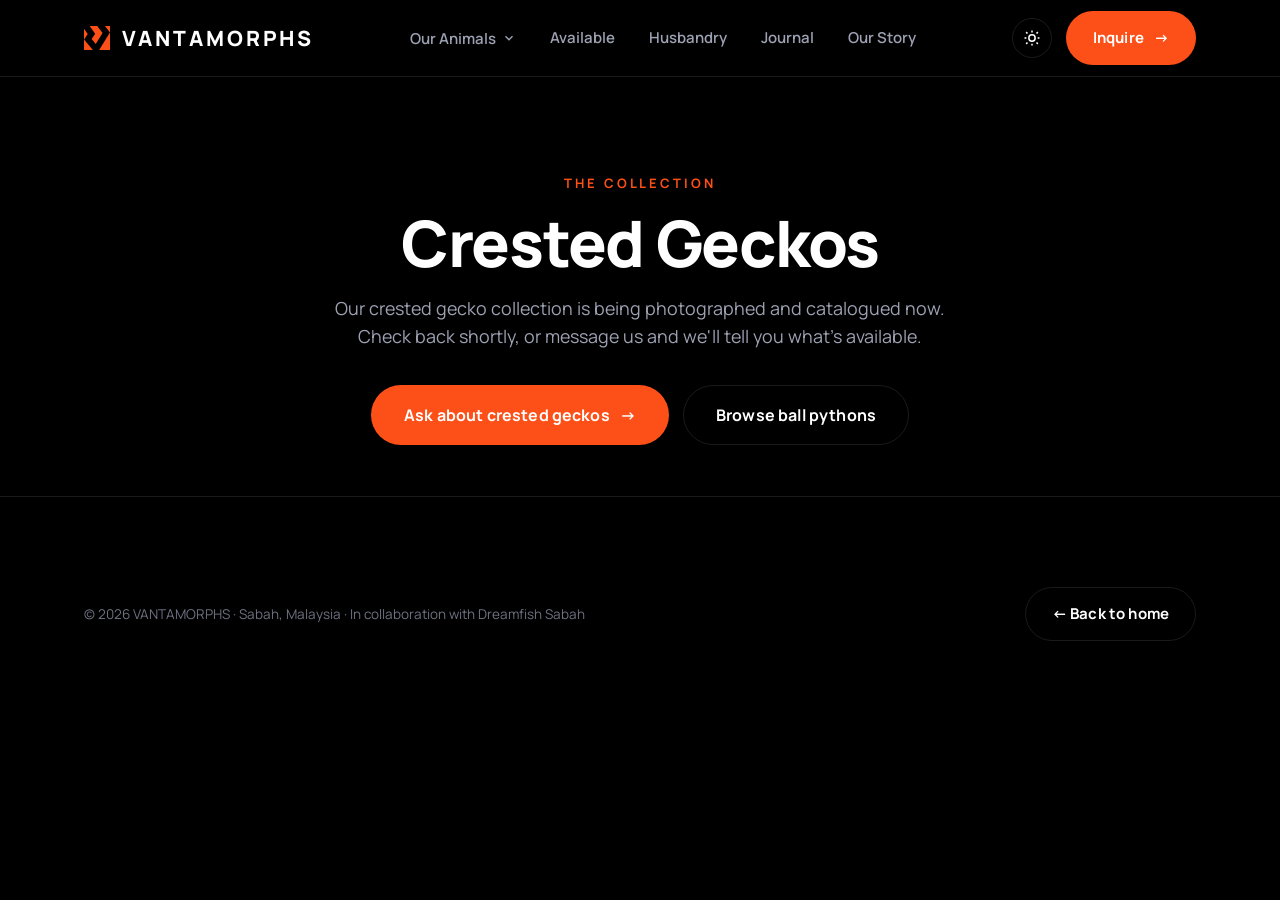
<file: crested-geckos.html>
<!DOCTYPE html>
<html lang="en">
<head>
  <meta charset="UTF-8" />
  <meta name="viewport" content="width=device-width, initial-scale=1.0" />

  <!-- Theme: apply saved choice before paint (no flash). Falls back to this page's default. -->
  <script>
    (function () {
      var def = document.documentElement.getAttribute('data-default-theme') || 'dark';
      var t = null;
      try { t = localStorage.getItem('vm-theme'); } catch (e) {}
      if ((t || def) === 'light') document.documentElement.classList.add('theme-light');
    })();
  </script>

  <title>Crested Geckos | VANTAMORPHS</title>
  <meta name="description" content="The VANTAMORPHS crested gecko collection: coming soon." />
  <link rel="icon" type="image/png" sizes="32x32" href="assets/favicon-32.png" />
  <link rel="icon" type="image/png" sizes="16x16" href="assets/favicon-16.png" />
  <link rel="preconnect" href="https://fonts.googleapis.com" />
  <link rel="preconnect" href="https://fonts.gstatic.com" crossorigin />
  <link href="https://fonts.googleapis.com/css2?family=Manrope:wght@300;400;500;600;700;800&display=swap" rel="stylesheet" />
  <link rel="stylesheet" href="styles.css" />
</head>
<body>

  <!-- ============ HEADER ============ -->
  <header class="header">
    <div class="wrap nav">
      <a href="index.html" class="logo" aria-label="Vantamorphs home">
        <span class="mark">
          <svg viewBox="0 0 699.89 665.63" aria-hidden="true">
            <polygon points="100.37 212.14 0 72.76 0 665.63 254.67 665.63 1.85 362.85 100.37 212.14"/>
            <polygon points="356.38 0 152.37 0 300.46 207.97 206.5 351.66 315.38 482.06 499.54 187.85 356.38 0"/>
            <polygon points="564.32 0 698.16 177.63 395.48 665.63 699.89 665.63 699.89 0 564.32 0"/>
          </svg>
        </span>
        <span class="word">VANTAMORPHS</span>
      </a>

      <nav class="nav-links" aria-label="Primary">
        <div class="nav-item has-drop">
          <button type="button" class="drop-trigger" aria-haspopup="true" aria-expanded="false">Our Animals
            <svg class="chev" viewBox="0 0 24 24" fill="none" stroke="currentColor" stroke-width="2.4" aria-hidden="true"><path d="m6 9 6 6 6-6"/></svg>
          </button>
          <div class="drop" role="menu">
            <a href="ball-pythons.html" role="menuitem">Ball Pythons</a>
            <a href="crested-geckos.html" role="menuitem">Crested Geckos</a>
          </div>
        </div>
        <a href="index.html#acquire">Available</a>
        <a href="index.html#education">Husbandry</a>
        <a href="index.html#journal">Journal</a>
        <a href="index.html#story">Our Story</a>
      </nav>

      <div class="nav-actions">
        <button class="theme-toggle" id="themeToggle" type="button" aria-label="Switch between light and dark mode" title="Light / dark mode">
          <svg class="icon-sun" viewBox="0 0 24 24" aria-hidden="true"><circle cx="12" cy="12" r="4.2"/><path d="M12 2v2.5M12 19.5V22M4.2 4.2l1.8 1.8M18 18l1.8 1.8M2 12h2.5M19.5 12H22M4.2 19.8 6 18M18 6l1.8-1.8"/></svg>
          <svg class="icon-moon" viewBox="0 0 24 24" aria-hidden="true"><path d="M21 12.8A9 9 0 1 1 11.2 3a7 7 0 0 0 9.8 9.8Z"/></svg>
        </button>
        <a href="https://wa.me/601119520000?text=Hi%20VANTAMORPHS%21%20I%27d%20like%20to%20make%20an%20enquiry." target="_blank" rel="noopener" class="btn btn-primary">Inquire <span class="arrow">&rarr;</span></a>
        <button class="nav-toggle" aria-label="Open menu" aria-expanded="false" id="navToggle">
          <svg viewBox="0 0 24 24" fill="none" stroke-width="2"><path d="M3 6h18M3 12h18M3 18h18"/></svg>
        </button>
      </div>
    </div>
    <div class="mobile-menu" id="mobileMenu">
      <a href="ball-pythons.html">Ball Pythons</a>
      <a href="crested-geckos.html">Crested Geckos</a>
      <a href="index.html#acquire">Available</a>
      <a href="index.html#education">Husbandry</a>
      <a href="index.html#journal">Journal</a>
      <a href="index.html#story">Our Story</a>
      <a href="https://wa.me/601119520000?text=Hi%20VANTAMORPHS%21%20I%27d%20like%20to%20make%20an%20enquiry." target="_blank" rel="noopener" class="btn btn-primary">Inquire &rarr;</a>
    </div>
  </header>


  <main>
    <section class="page-head">
      <div class="wrap center">
        <span class="eyebrow">The Collection</span>
        <h1 class="h1">Crested Geckos</h1>
        <p class="lead" style="margin:18px auto 0;max-width:56ch;">Our crested gecko collection is being photographed and catalogued now. Check back shortly, or message us and we'll tell you what's available.</p>
        <div class="hero-cta" style="justify-content:center;margin-top:34px;">
          <a href="https://wa.me/601119520000?text=Hi%20VANTAMORPHS!%20I%27m%20interested%20in%20your%20crested%20geckos." target="_blank" rel="noopener" class="btn btn-primary btn-lg">Ask about crested geckos <span class="arrow">&rarr;</span></a>
          <a href="ball-pythons.html" class="btn btn-ghost btn-lg">Browse ball pythons</a>
        </div>
      </div>
    </section>
  </main>

  <footer class="footer">
    <div class="wrap">
      <div class="footer-bottom" style="margin-top:0;border-top:0;">
        <span>&copy; 2026 VANTAMORPHS &middot; Sabah, Malaysia &middot; In collaboration with Dreamfish Sabah</span>
        <a href="index.html" class="btn btn-ghost">&larr; Back to home</a>
      </div>
    </div>
  </footer>

  <script src="assets/site.js"></script>
</body>
</html>
</file>
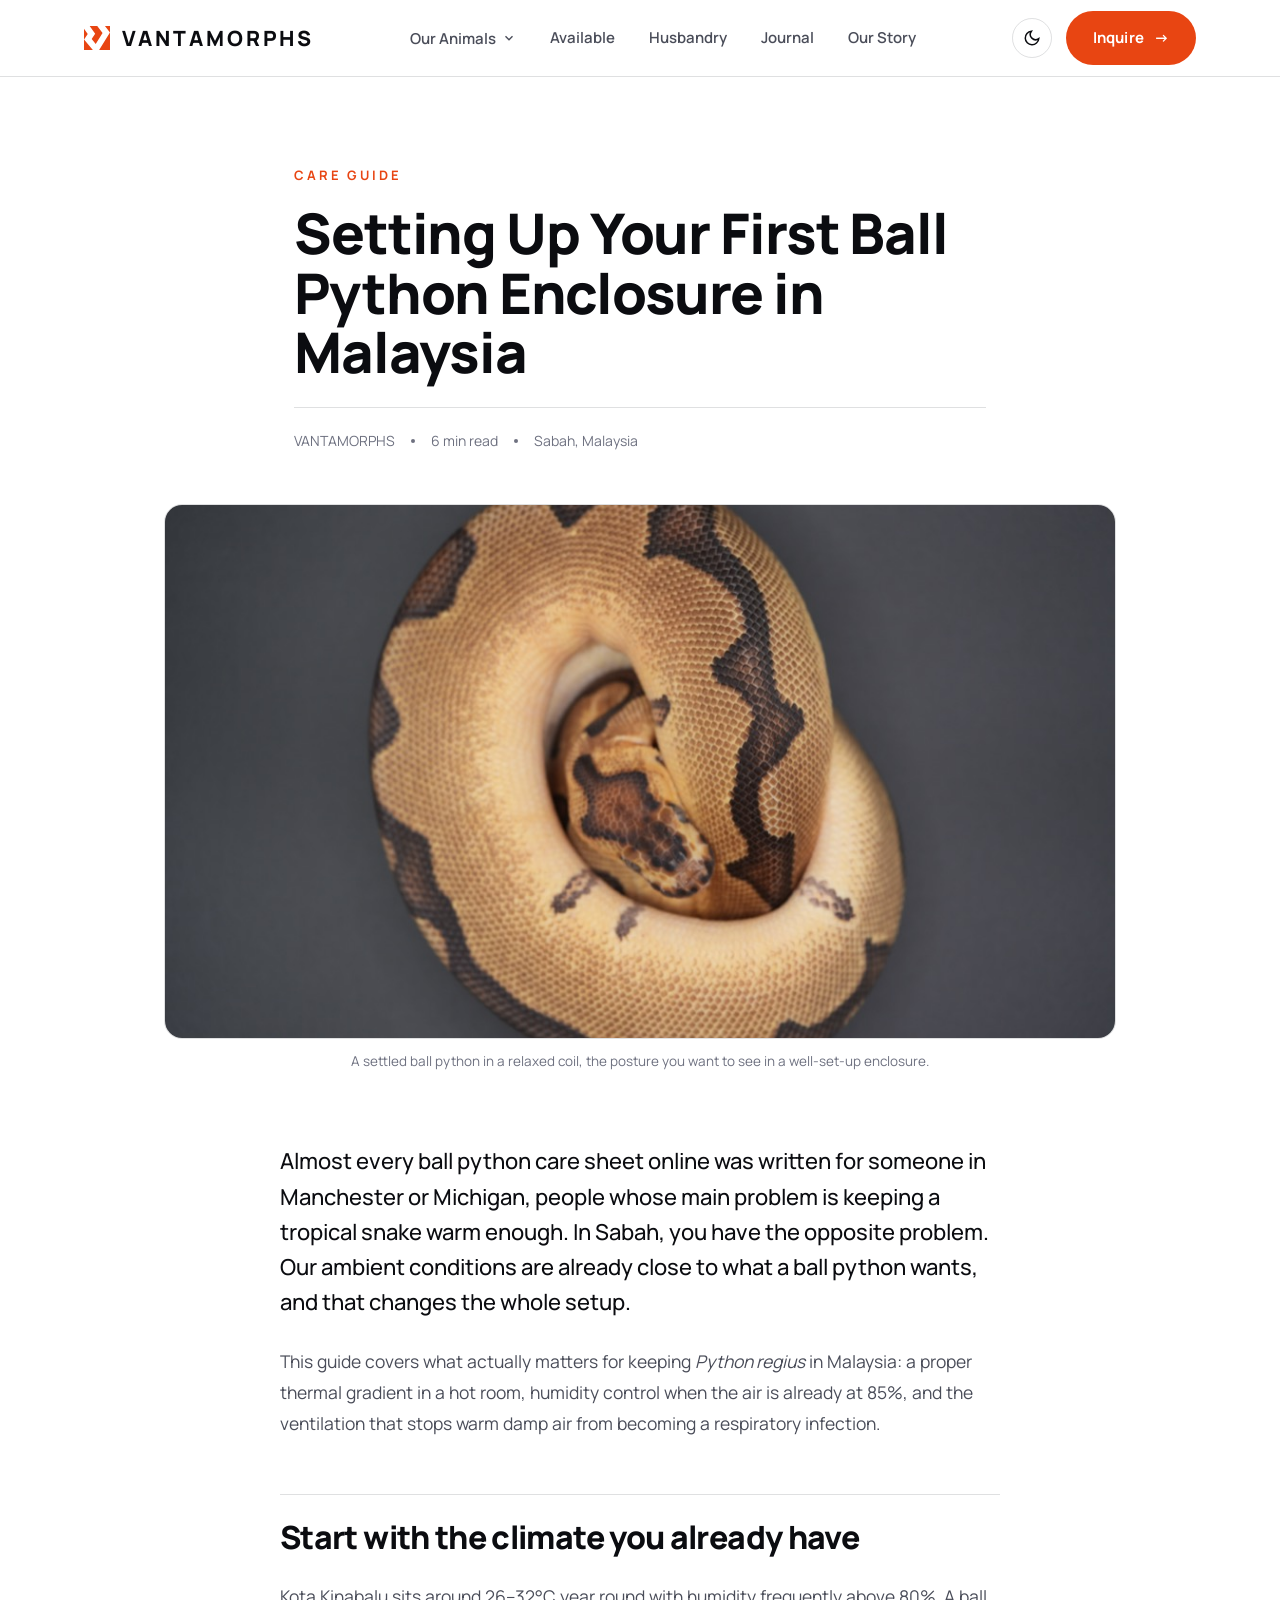
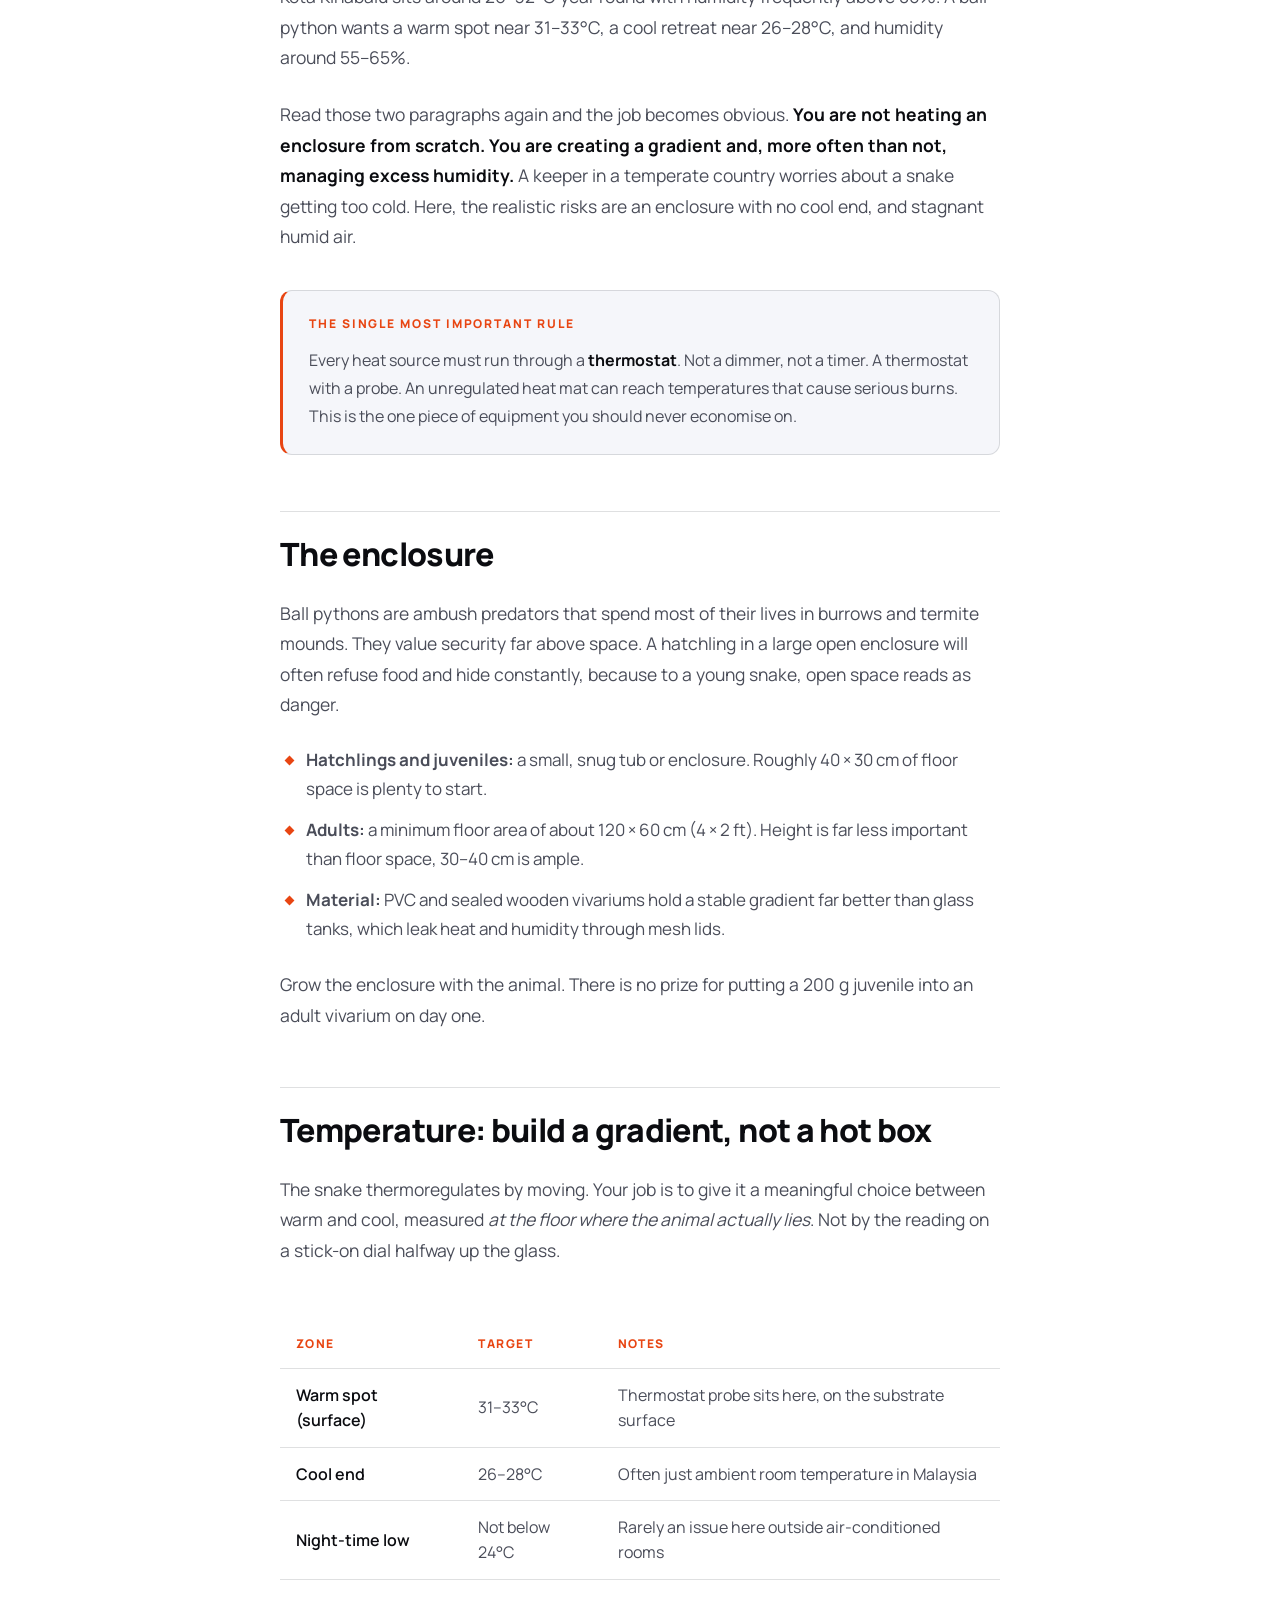
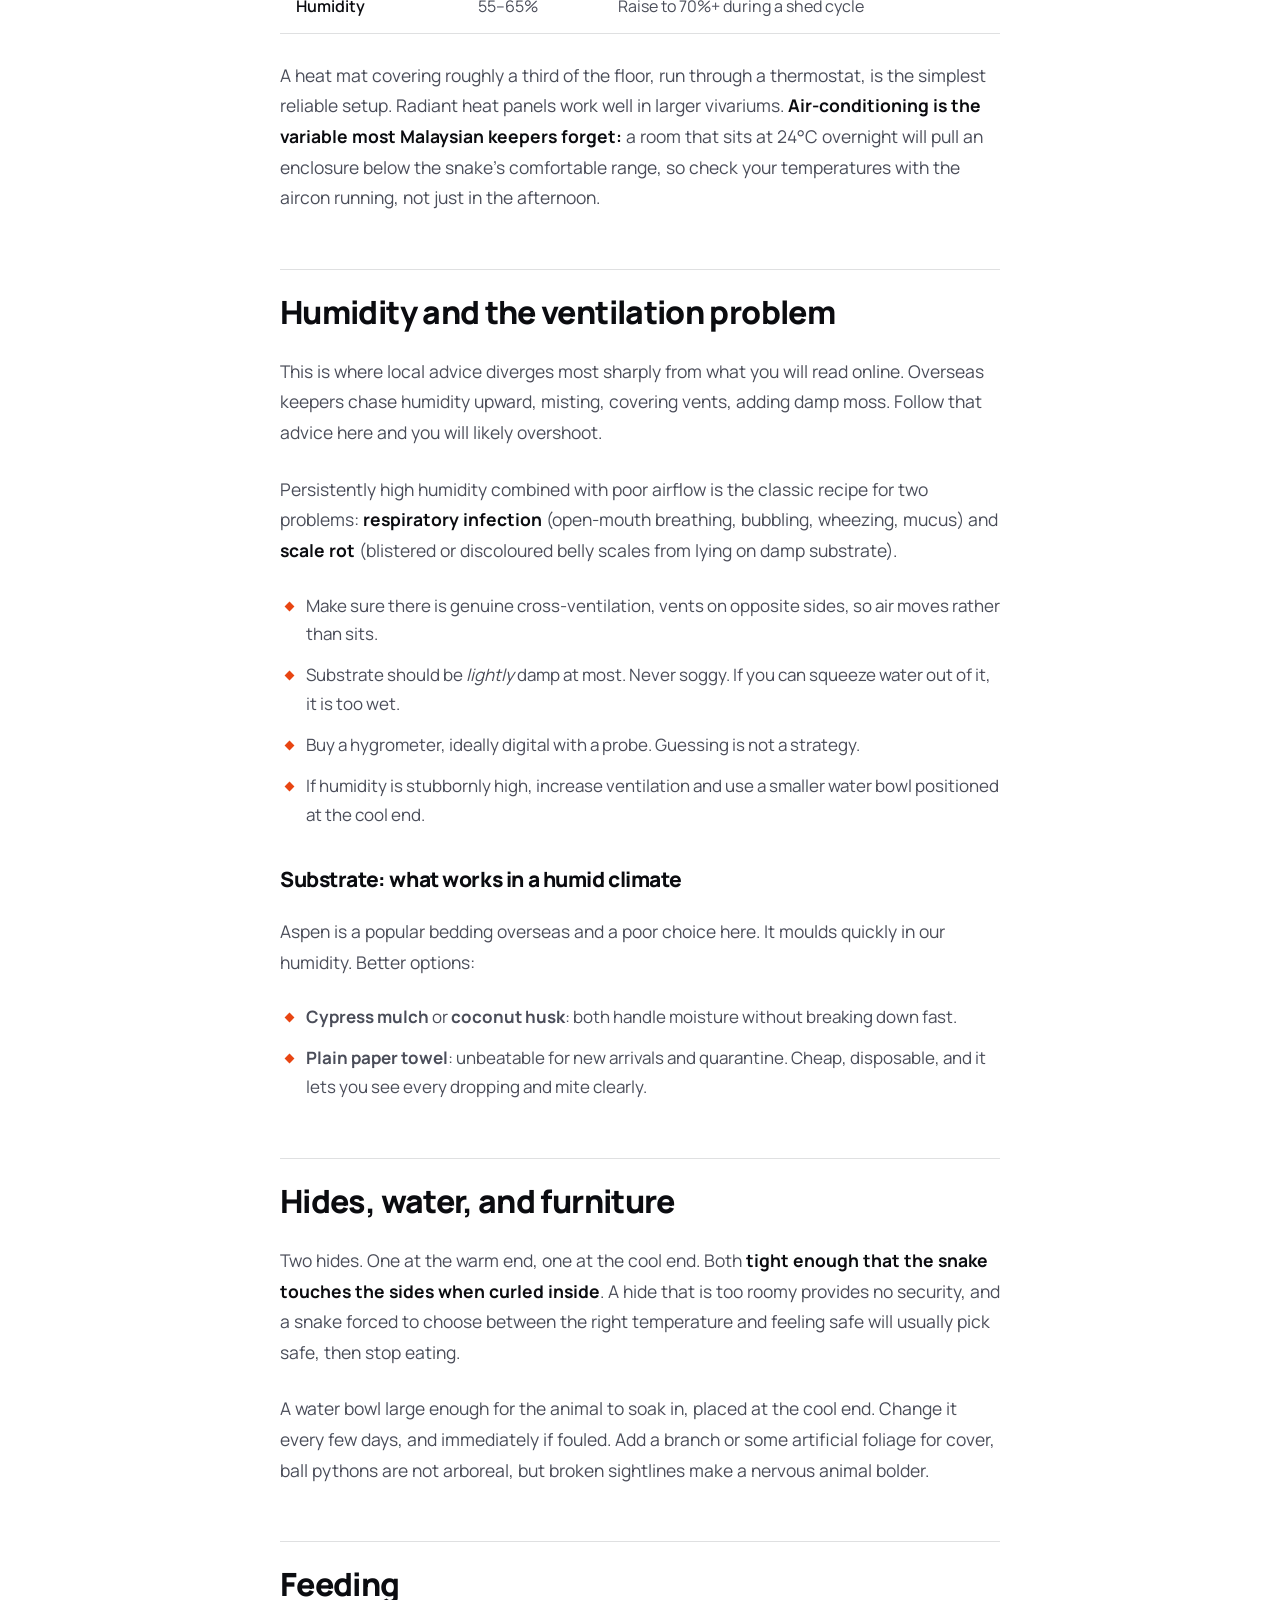
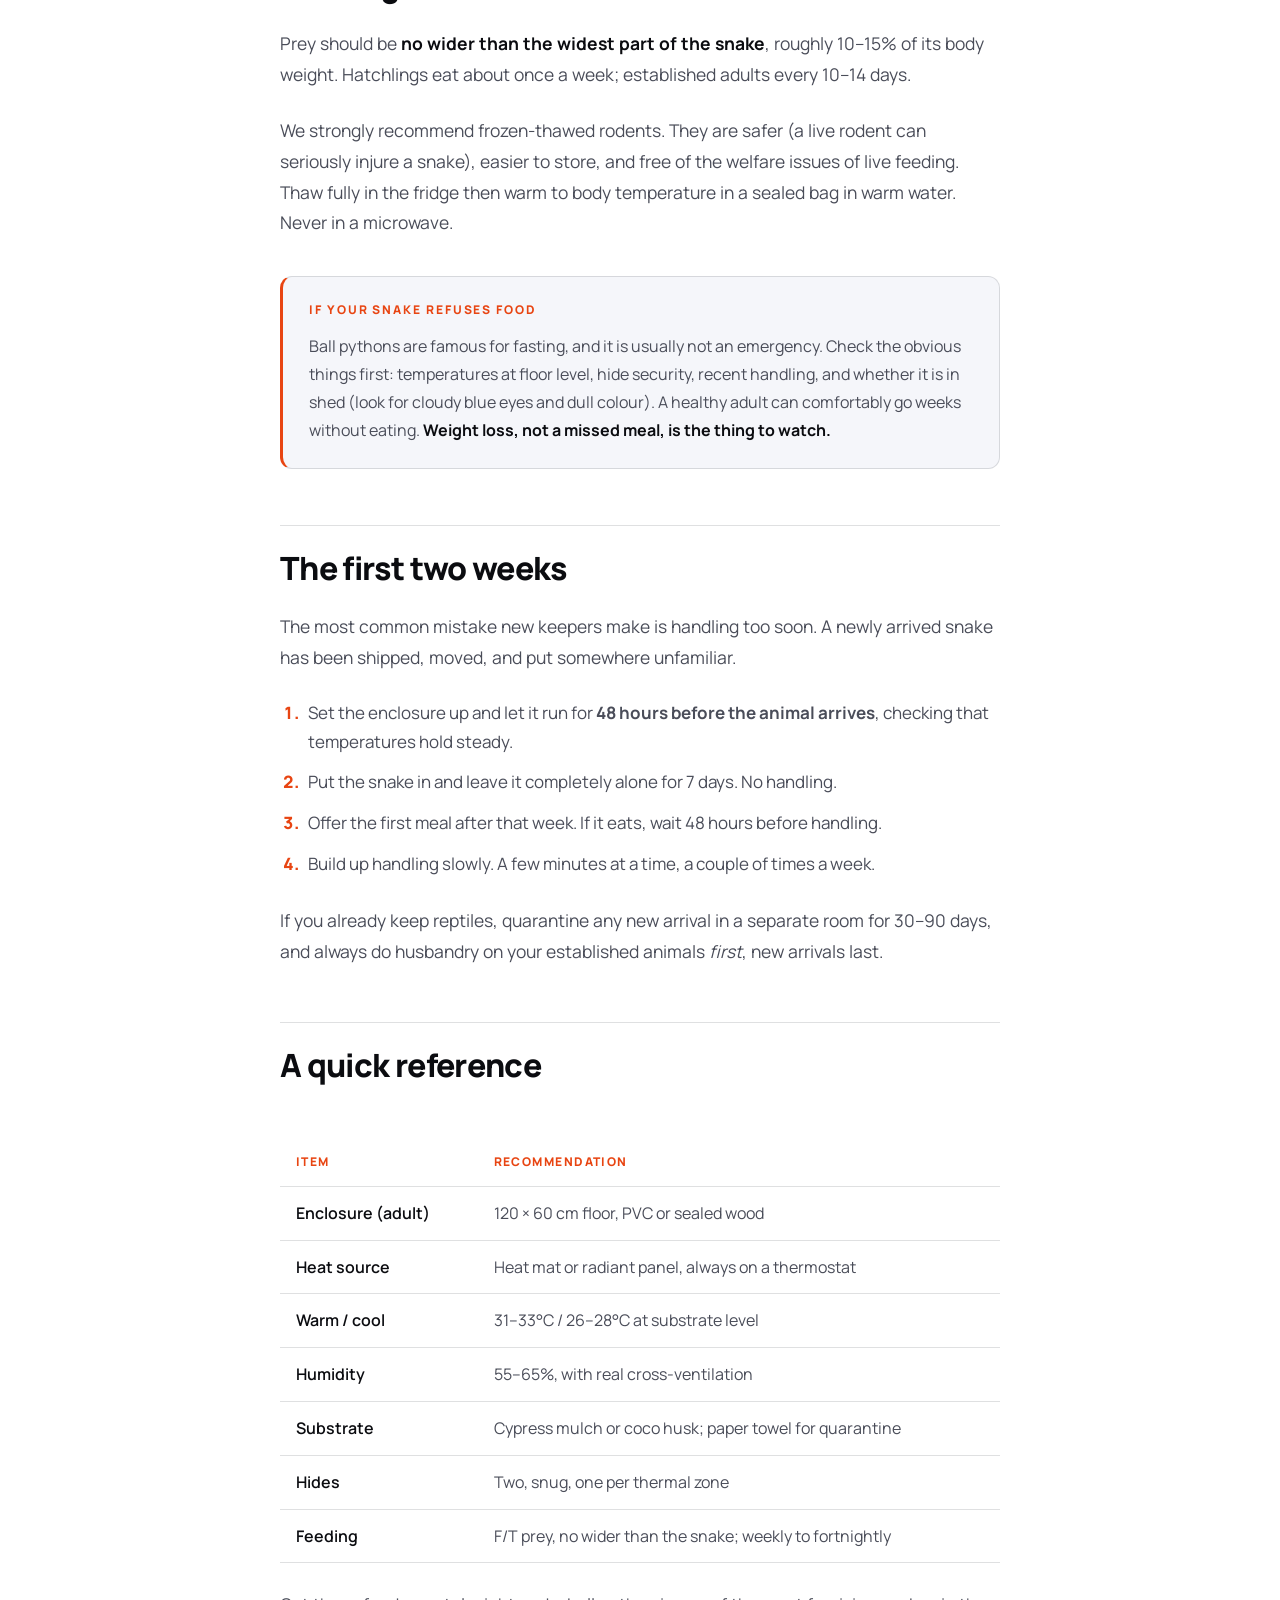
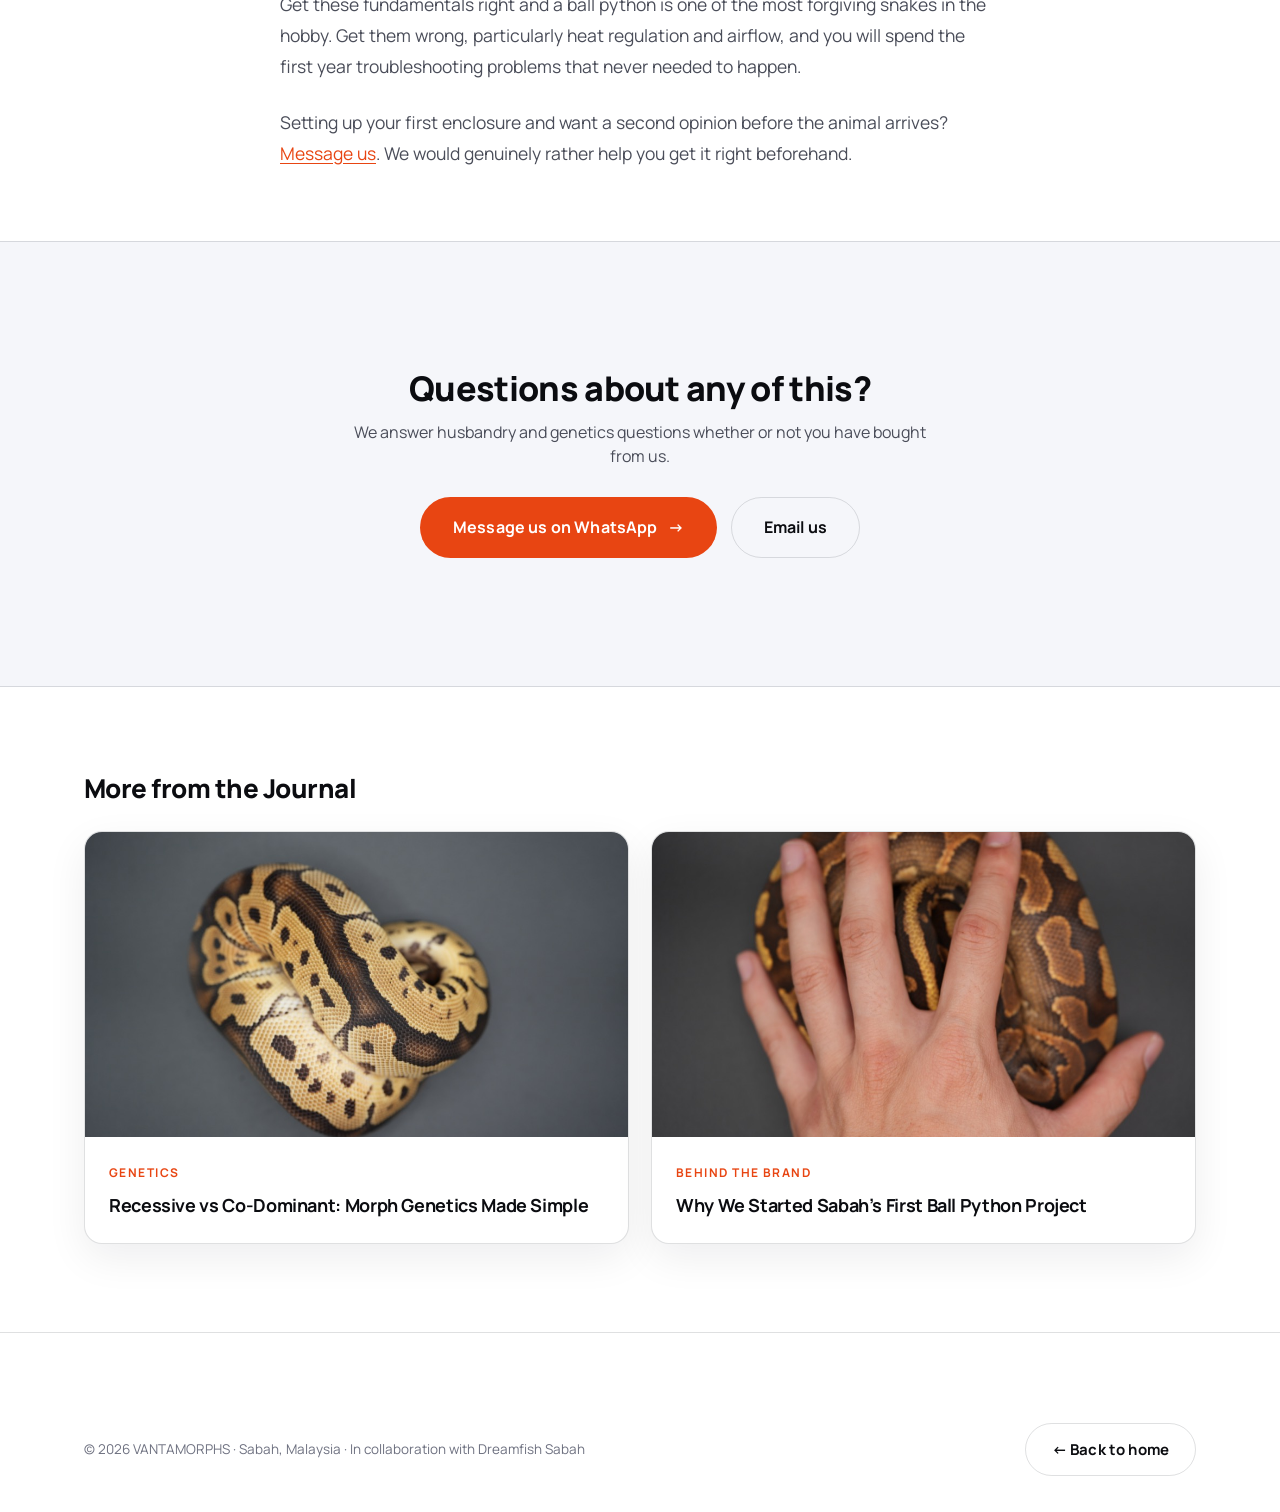
<file: journal-enclosure-setup.html>
<!DOCTYPE html>
<html lang="en" data-default-theme="light">
<head>
  <meta charset="UTF-8" />
  <meta name="viewport" content="width=device-width, initial-scale=1.0" />

  <!-- Theme: apply saved choice before paint (no flash). Falls back to this page's default. -->
  <script>
    (function () {
      var def = document.documentElement.getAttribute('data-default-theme') || 'dark';
      var t = null;
      try { t = localStorage.getItem('vm-theme'); } catch (e) {}
      if ((t || def) === 'light') document.documentElement.classList.add('theme-light');
    })();
  </script>

  <title>Setting Up Your First Ball Python Enclosure in Malaysia | VANTAMORPHS</title>
  <meta name="description" content="Most ball python care guides are written for cold countries. In Malaysia the problem is reversed. Here is how to set up properly for our climate." />
  <link rel="icon" type="image/png" sizes="32x32" href="assets/favicon-32.png" />
  <link rel="icon" type="image/png" sizes="16x16" href="assets/favicon-16.png" />
  <link rel="preconnect" href="https://fonts.googleapis.com" />
  <link rel="preconnect" href="https://fonts.gstatic.com" crossorigin />
  <link href="https://fonts.googleapis.com/css2?family=Manrope:wght@300;400;500;600;700;800&display=swap" rel="stylesheet" />
  <link rel="stylesheet" href="styles.css" />
</head>
<body>

  <header class="header">
    <div class="wrap nav">
      <a href="index.html" class="logo" aria-label="Vantamorphs home">
        <span class="mark">
          <svg viewBox="0 0 699.89 665.63" aria-hidden="true">
            <polygon points="100.37 212.14 0 72.76 0 665.63 254.67 665.63 1.85 362.85 100.37 212.14"/>
            <polygon points="356.38 0 152.37 0 300.46 207.97 206.5 351.66 315.38 482.06 499.54 187.85 356.38 0"/>
            <polygon points="564.32 0 698.16 177.63 395.48 665.63 699.89 665.63 699.89 0 564.32 0"/>
          </svg>
        </span>
        <span class="word">VANTAMORPHS</span>
      </a>
      <nav class="nav-links" aria-label="Primary">
        <div class="nav-item has-drop">
          <button type="button" class="drop-trigger" aria-haspopup="true" aria-expanded="false">Our Animals
            <svg class="chev" viewBox="0 0 24 24" fill="none" stroke="currentColor" stroke-width="2.4" aria-hidden="true"><path d="m6 9 6 6 6-6"/></svg>
          </button>
          <div class="drop" role="menu">
            <a href="ball-pythons.html" role="menuitem">Ball Pythons</a>
            <a href="crested-geckos.html" role="menuitem">Crested Geckos</a>
          </div>
        </div>
        <a href="index.html#acquire">Available</a>
        <a href="index.html#education">Husbandry</a>
        <a href="index.html#journal">Journal</a>
        <a href="index.html#story">Our Story</a>
      </nav>
      <div class="nav-actions">
        <button class="theme-toggle" id="themeToggle" type="button" aria-label="Switch between light and dark mode" title="Light / dark mode">
          <svg class="icon-sun" viewBox="0 0 24 24" aria-hidden="true"><circle cx="12" cy="12" r="4.2"/><path d="M12 2v2.5M12 19.5V22M4.2 4.2l1.8 1.8M18 18l1.8 1.8M2 12h2.5M19.5 12H22M4.2 19.8 6 18M18 6l1.8-1.8"/></svg>
          <svg class="icon-moon" viewBox="0 0 24 24" aria-hidden="true"><path d="M21 12.8A9 9 0 1 1 11.2 3a7 7 0 0 0 9.8 9.8Z"/></svg>
        </button>
        <a href="https://wa.me/601119520000?text=Hi%20VANTAMORPHS!%20I%20read%20your%20journal%20and%20have%20a%20question." target="_blank" rel="noopener" class="btn btn-primary">Inquire <span class="arrow">&rarr;</span></a>
        <button class="nav-toggle" aria-label="Open menu" aria-expanded="false" id="navToggle">
          <svg viewBox="0 0 24 24" fill="none" stroke-width="2"><path d="M3 6h18M3 12h18M3 18h18"/></svg>
        </button>
      </div>
    </div>
    <div class="mobile-menu" id="mobileMenu">
      <a href="ball-pythons.html">Ball Pythons</a>
      <a href="crested-geckos.html">Crested Geckos</a>
      <a href="index.html#acquire">Available</a>
      <a href="index.html#education">Husbandry</a>
      <a href="index.html#journal">Journal</a>
      <a href="index.html#story">Our Story</a>
      <a href="https://wa.me/601119520000?text=Hi%20VANTAMORPHS!%20I%20read%20your%20journal%20and%20have%20a%20question." target="_blank" rel="noopener" class="btn btn-primary">Inquire &rarr;</a>
    </div>
  </header>

  <main>
    <article>
      <header class="article-head">
        <div class="wrap">
          <span class="eyebrow">Care Guide</span>
          <h1>Setting Up Your First Ball Python Enclosure in Malaysia</h1>
          <div class="article-meta">
            <span>VANTAMORPHS</span><span class="dot-sep"></span>
            <span>6 min read</span><span class="dot-sep"></span>
            <span>Sabah, Malaysia</span>
          </div>
        </div>
      </header>

      <figure class="article-hero">
        <div class="wrap">
          <img src="assets/photo-care.jpg" alt="" />
          <figcaption>A settled ball python in a relaxed coil, the posture you want to see in a well-set-up enclosure.</figcaption>
        </div>
      </figure>

      <div class="wrap">
        <div class="prose">
<p class="lede">Almost every ball python care sheet online was written for someone in Manchester or Michigan, people whose main problem is keeping a tropical snake warm enough. In Sabah, you have the opposite problem. Our ambient conditions are already close to what a ball python wants, and that changes the whole setup.</p>

<p>This guide covers what actually matters for keeping <em>Python regius</em> in Malaysia: a proper thermal gradient in a hot room, humidity control when the air is already at 85%, and the ventilation that stops warm damp air from becoming a respiratory infection.</p>

<h2>Start with the climate you already have</h2>

<p>Kota Kinabalu sits around 26&ndash;32&deg;C year round with humidity frequently above 80%. A ball python wants a warm spot near 31&ndash;33&deg;C, a cool retreat near 26&ndash;28&deg;C, and humidity around 55&ndash;65%.</p>

<p>Read those two paragraphs again and the job becomes obvious. <strong>You are not heating an enclosure from scratch. You are creating a gradient and, more often than not, managing excess humidity.</strong> A keeper in a temperate country worries about a snake getting too cold. Here, the realistic risks are an enclosure with no cool end, and stagnant humid air.</p>

<div class="callout">
  <div class="callout-title">The single most important rule</div>
  <p>Every heat source must run through a <strong>thermostat</strong>. Not a dimmer, not a timer. A thermostat with a probe. An unregulated heat mat can reach temperatures that cause serious burns. This is the one piece of equipment you should never economise on.</p>
</div>

<h2>The enclosure</h2>

<p>Ball pythons are ambush predators that spend most of their lives in burrows and termite mounds. They value security far above space. A hatchling in a large open enclosure will often refuse food and hide constantly, because to a young snake, open space reads as danger.</p>

<ul>
  <li><strong>Hatchlings and juveniles:</strong> a small, snug tub or enclosure. Roughly 40 &times; 30 cm of floor space is plenty to start.</li>
  <li><strong>Adults:</strong> a minimum floor area of about 120 &times; 60 cm (4 &times; 2 ft). Height is far less important than floor space, 30&ndash;40 cm is ample.</li>
  <li><strong>Material:</strong> PVC and sealed wooden vivariums hold a stable gradient far better than glass tanks, which leak heat and humidity through mesh lids.</li>
</ul>

<p>Grow the enclosure with the animal. There is no prize for putting a 200 g juvenile into an adult vivarium on day one.</p>

<h2>Temperature: build a gradient, not a hot box</h2>

<p>The snake thermoregulates by moving. Your job is to give it a meaningful choice between warm and cool, measured <em>at the floor where the animal actually lies</em>. Not by the reading on a stick-on dial halfway up the glass.</p>

<div class="spec-wrap">
<table class="spec-table">
  <thead><tr><th>Zone</th><th>Target</th><th>Notes</th></tr></thead>
  <tbody>
    <tr><td>Warm spot (surface)</td><td>31&ndash;33&deg;C</td><td>Thermostat probe sits here, on the substrate surface</td></tr>
    <tr><td>Cool end</td><td>26&ndash;28&deg;C</td><td>Often just ambient room temperature in Malaysia</td></tr>
    <tr><td>Night-time low</td><td>Not below 24&deg;C</td><td>Rarely an issue here outside air-conditioned rooms</td></tr>
    <tr><td>Humidity</td><td>55&ndash;65%</td><td>Raise to 70%+ during a shed cycle</td></tr>
  </tbody>
</table>
</div>

<p>A heat mat covering roughly a third of the floor, run through a thermostat, is the simplest reliable setup. Radiant heat panels work well in larger vivariums. <strong>Air-conditioning is the variable most Malaysian keepers forget:</strong> a room that sits at 24&deg;C overnight will pull an enclosure below the snake's comfortable range, so check your temperatures with the aircon running, not just in the afternoon.</p>

<h2>Humidity and the ventilation problem</h2>

<p>This is where local advice diverges most sharply from what you will read online. Overseas keepers chase humidity upward, misting, covering vents, adding damp moss. Follow that advice here and you will likely overshoot.</p>

<p>Persistently high humidity combined with poor airflow is the classic recipe for two problems: <strong>respiratory infection</strong> (open-mouth breathing, bubbling, wheezing, mucus) and <strong>scale rot</strong> (blistered or discoloured belly scales from lying on damp substrate).</p>

<ul>
  <li>Make sure there is genuine cross-ventilation, vents on opposite sides, so air moves rather than sits.</li>
  <li>Substrate should be <em>lightly</em> damp at most. Never soggy. If you can squeeze water out of it, it is too wet.</li>
  <li>Buy a hygrometer, ideally digital with a probe. Guessing is not a strategy.</li>
  <li>If humidity is stubbornly high, increase ventilation and use a smaller water bowl positioned at the cool end.</li>
</ul>

<h3>Substrate: what works in a humid climate</h3>

<p>Aspen is a popular bedding overseas and a poor choice here. It moulds quickly in our humidity. Better options:</p>

<ul>
  <li><strong>Cypress mulch</strong> or <strong>coconut husk</strong>: both handle moisture without breaking down fast.</li>
  <li><strong>Plain paper towel</strong>: unbeatable for new arrivals and quarantine. Cheap, disposable, and it lets you see every dropping and mite clearly.</li>
</ul>

<h2>Hides, water, and furniture</h2>

<p>Two hides. One at the warm end, one at the cool end. Both <strong>tight enough that the snake touches the sides when curled inside</strong>. A hide that is too roomy provides no security, and a snake forced to choose between the right temperature and feeling safe will usually pick safe, then stop eating.</p>

<p>A water bowl large enough for the animal to soak in, placed at the cool end. Change it every few days, and immediately if fouled. Add a branch or some artificial foliage for cover, ball pythons are not arboreal, but broken sightlines make a nervous animal bolder.</p>

<h2>Feeding</h2>

<p>Prey should be <strong>no wider than the widest part of the snake</strong>, roughly 10&ndash;15% of its body weight. Hatchlings eat about once a week; established adults every 10&ndash;14 days.</p>

<p>We strongly recommend frozen-thawed rodents. They are safer (a live rodent can seriously injure a snake), easier to store, and free of the welfare issues of live feeding. Thaw fully in the fridge then warm to body temperature in a sealed bag in warm water. Never in a microwave.</p>

<div class="callout">
  <div class="callout-title">If your snake refuses food</div>
  <p>Ball pythons are famous for fasting, and it is usually not an emergency. Check the obvious things first: temperatures at floor level, hide security, recent handling, and whether it is in shed (look for cloudy blue eyes and dull colour). A healthy adult can comfortably go weeks without eating. <strong>Weight loss, not a missed meal, is the thing to watch.</strong></p>
</div>

<h2>The first two weeks</h2>

<p>The most common mistake new keepers make is handling too soon. A newly arrived snake has been shipped, moved, and put somewhere unfamiliar.</p>

<ol>
  <li>Set the enclosure up and let it run for <strong>48 hours before the animal arrives</strong>, checking that temperatures hold steady.</li>
  <li>Put the snake in and leave it completely alone for 7 days. No handling.</li>
  <li>Offer the first meal after that week. If it eats, wait 48 hours before handling.</li>
  <li>Build up handling slowly. A few minutes at a time, a couple of times a week.</li>
</ol>

<p>If you already keep reptiles, quarantine any new arrival in a separate room for 30&ndash;90 days, and always do husbandry on your established animals <em>first</em>, new arrivals last.</p>

<h2>A quick reference</h2>

<div class="spec-wrap">
<table class="spec-table">
  <thead><tr><th>Item</th><th>Recommendation</th></tr></thead>
  <tbody>
    <tr><td>Enclosure (adult)</td><td>120 &times; 60 cm floor, PVC or sealed wood</td></tr>
    <tr><td>Heat source</td><td>Heat mat or radiant panel, always on a thermostat</td></tr>
    <tr><td>Warm / cool</td><td>31&ndash;33&deg;C / 26&ndash;28&deg;C at substrate level</td></tr>
    <tr><td>Humidity</td><td>55&ndash;65%, with real cross-ventilation</td></tr>
    <tr><td>Substrate</td><td>Cypress mulch or coco husk; paper towel for quarantine</td></tr>
    <tr><td>Hides</td><td>Two, snug, one per thermal zone</td></tr>
    <tr><td>Feeding</td><td>F/T prey, no wider than the snake; weekly to fortnightly</td></tr>
  </tbody>
</table>
</div>

<p>Get these fundamentals right and a ball python is one of the most forgiving snakes in the hobby. Get them wrong, particularly heat regulation and airflow, and you will spend the first year troubleshooting problems that never needed to happen.</p>

<p>Setting up your first enclosure and want a second opinion before the animal arrives? <a href="https://wa.me/601119520000?text=Hi%20VANTAMORPHS!%20I%20read%20your%20journal%20and%20have%20a%20question." target="_blank" rel="noopener">Message us</a>. We would genuinely rather help you get it right beforehand.</p>
        </div>
      </div>
    </article>

    <section class="article-cta">
      <div class="wrap">
        <h2>Questions about any of this?</h2>
        <p>We answer husbandry and genetics questions whether or not you have bought from us.</p>
        <div class="hero-cta">
          <a href="https://wa.me/601119520000?text=Hi%20VANTAMORPHS!%20I%20read%20your%20journal%20and%20have%20a%20question." target="_blank" rel="noopener" class="btn btn-primary btn-lg">Message us on WhatsApp <span class="arrow">&rarr;</span></a>
          <a href="mailto:vantamorphs@gmail.com?subject=Journal%20enquiry%20%E2%80%94%20VANTAMORPHS&amp;body=Hi%20VANTAMORPHS%2C%0A%0A" class="btn btn-ghost btn-lg">Email us</a>
        </div>
      </div>
    </section>

    <section class="related">
      <div class="wrap">
        <h2>More from the Journal</h2>
        <div class="related-grid">
          <a class="post" href="journal-morph-genetics.html">
            <div class="ph"><img src="assets/photo-genetics.jpg" alt="" loading="lazy" /></div>
            <div class="post-body"><span class="cat">Genetics</span><h3>Recessive vs Co-Dominant: Morph Genetics Made Simple</h3></div>
          </a>
          <a class="post" href="journal-our-story.html">
            <div class="ph"><img src="assets/photo-story-hand.jpg" alt="" loading="lazy" /></div>
            <div class="post-body"><span class="cat">Behind the Brand</span><h3>Why We Started Sabah’s First Ball Python Project</h3></div>
          </a>
        </div>
      </div>
    </section>
  </main>

  <footer class="footer">
    <div class="wrap">
      <div class="footer-bottom" style="margin-top:0;border-top:0;">
        <span>&copy; 2026 VANTAMORPHS &middot; Sabah, Malaysia &middot; In collaboration with Dreamfish Sabah</span>
        <a href="index.html" class="btn btn-ghost">&larr; Back to home</a>
      </div>
    </div>
  </footer>

  <script src="assets/site.js"></script>
</body>
</html>
</file>
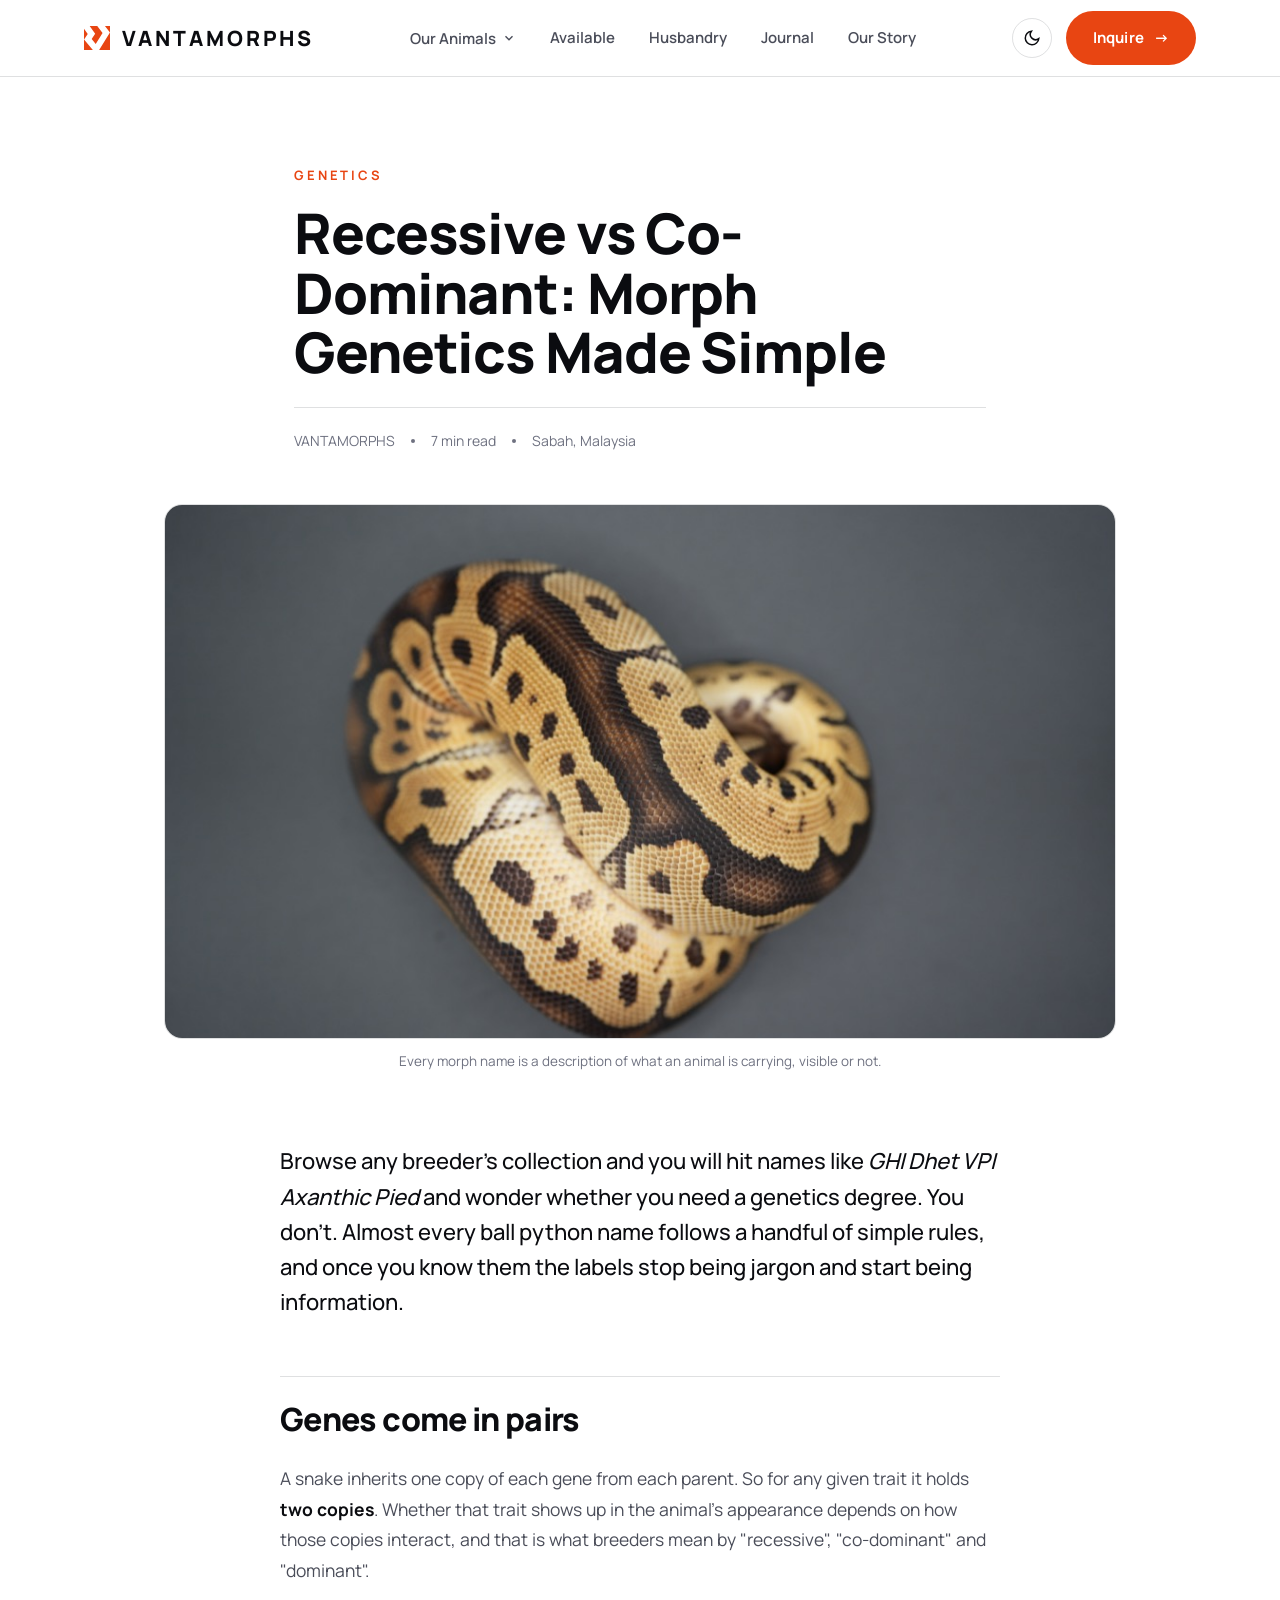
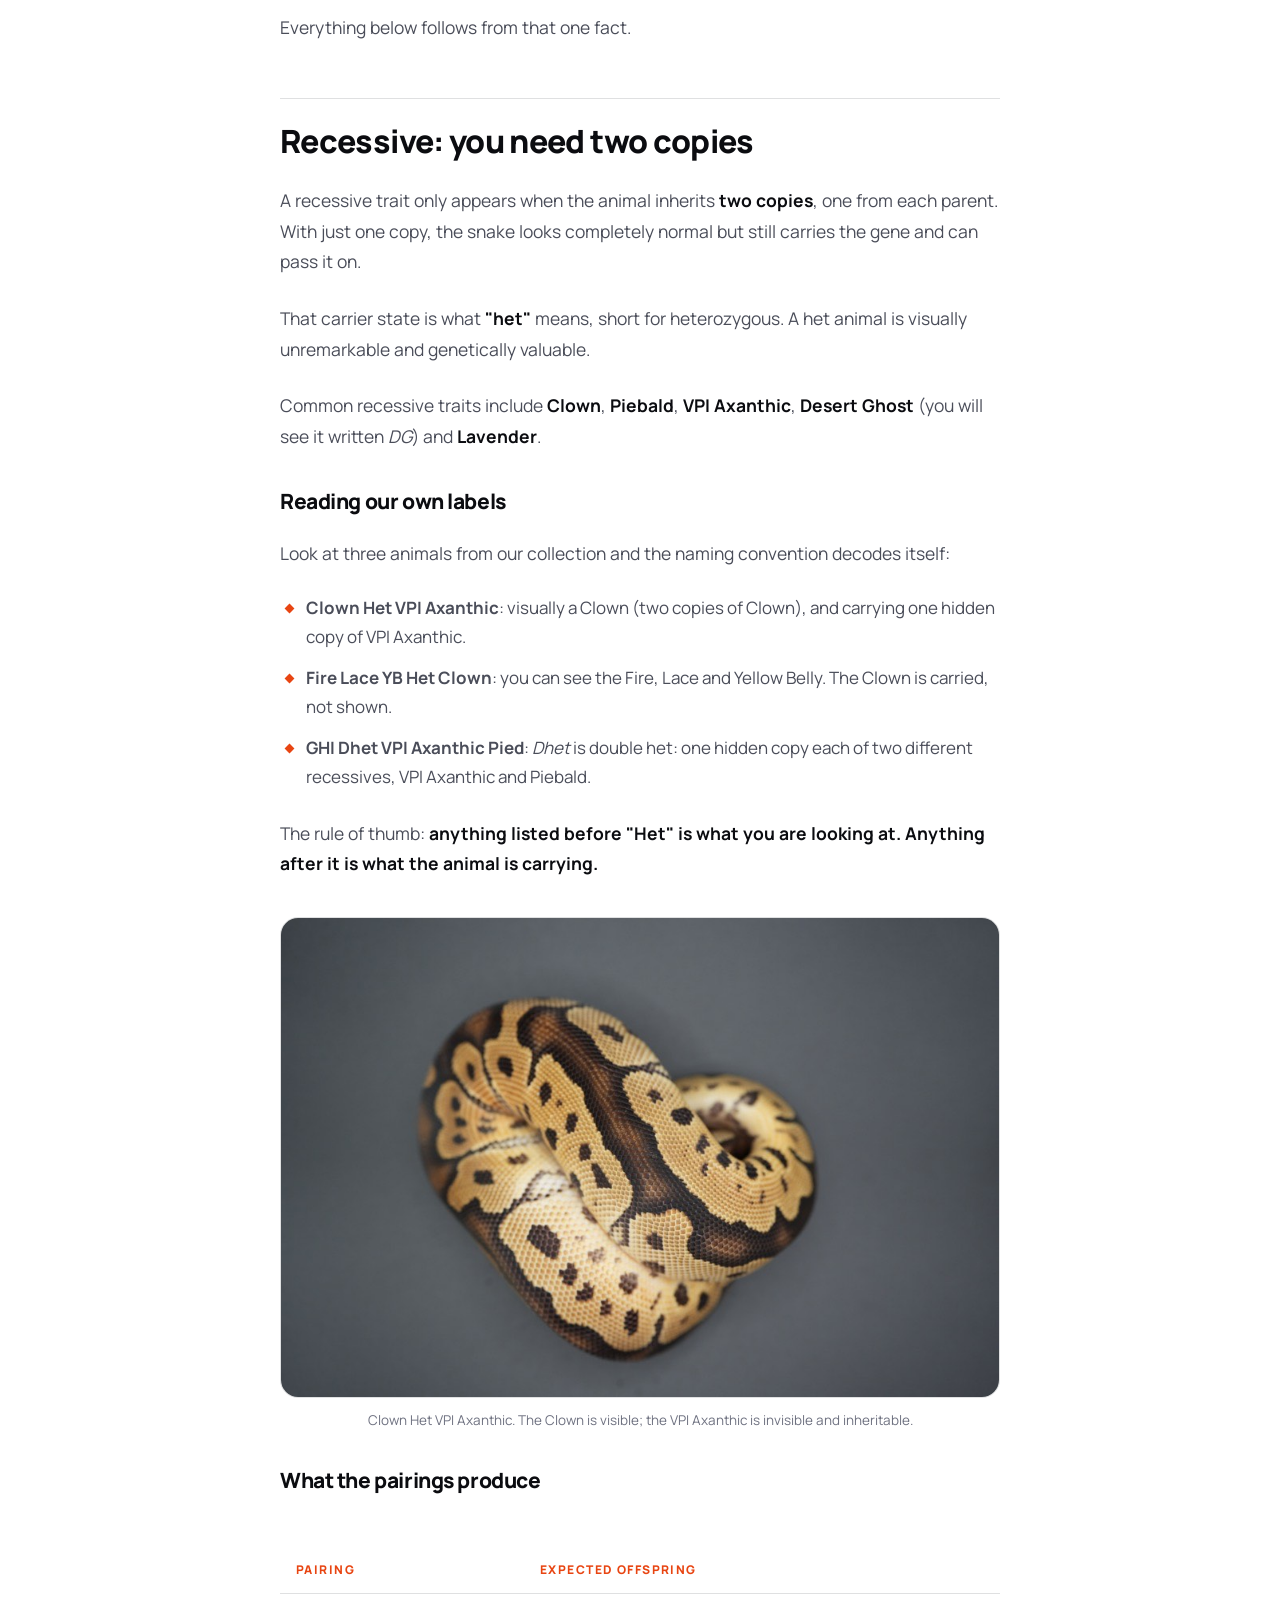
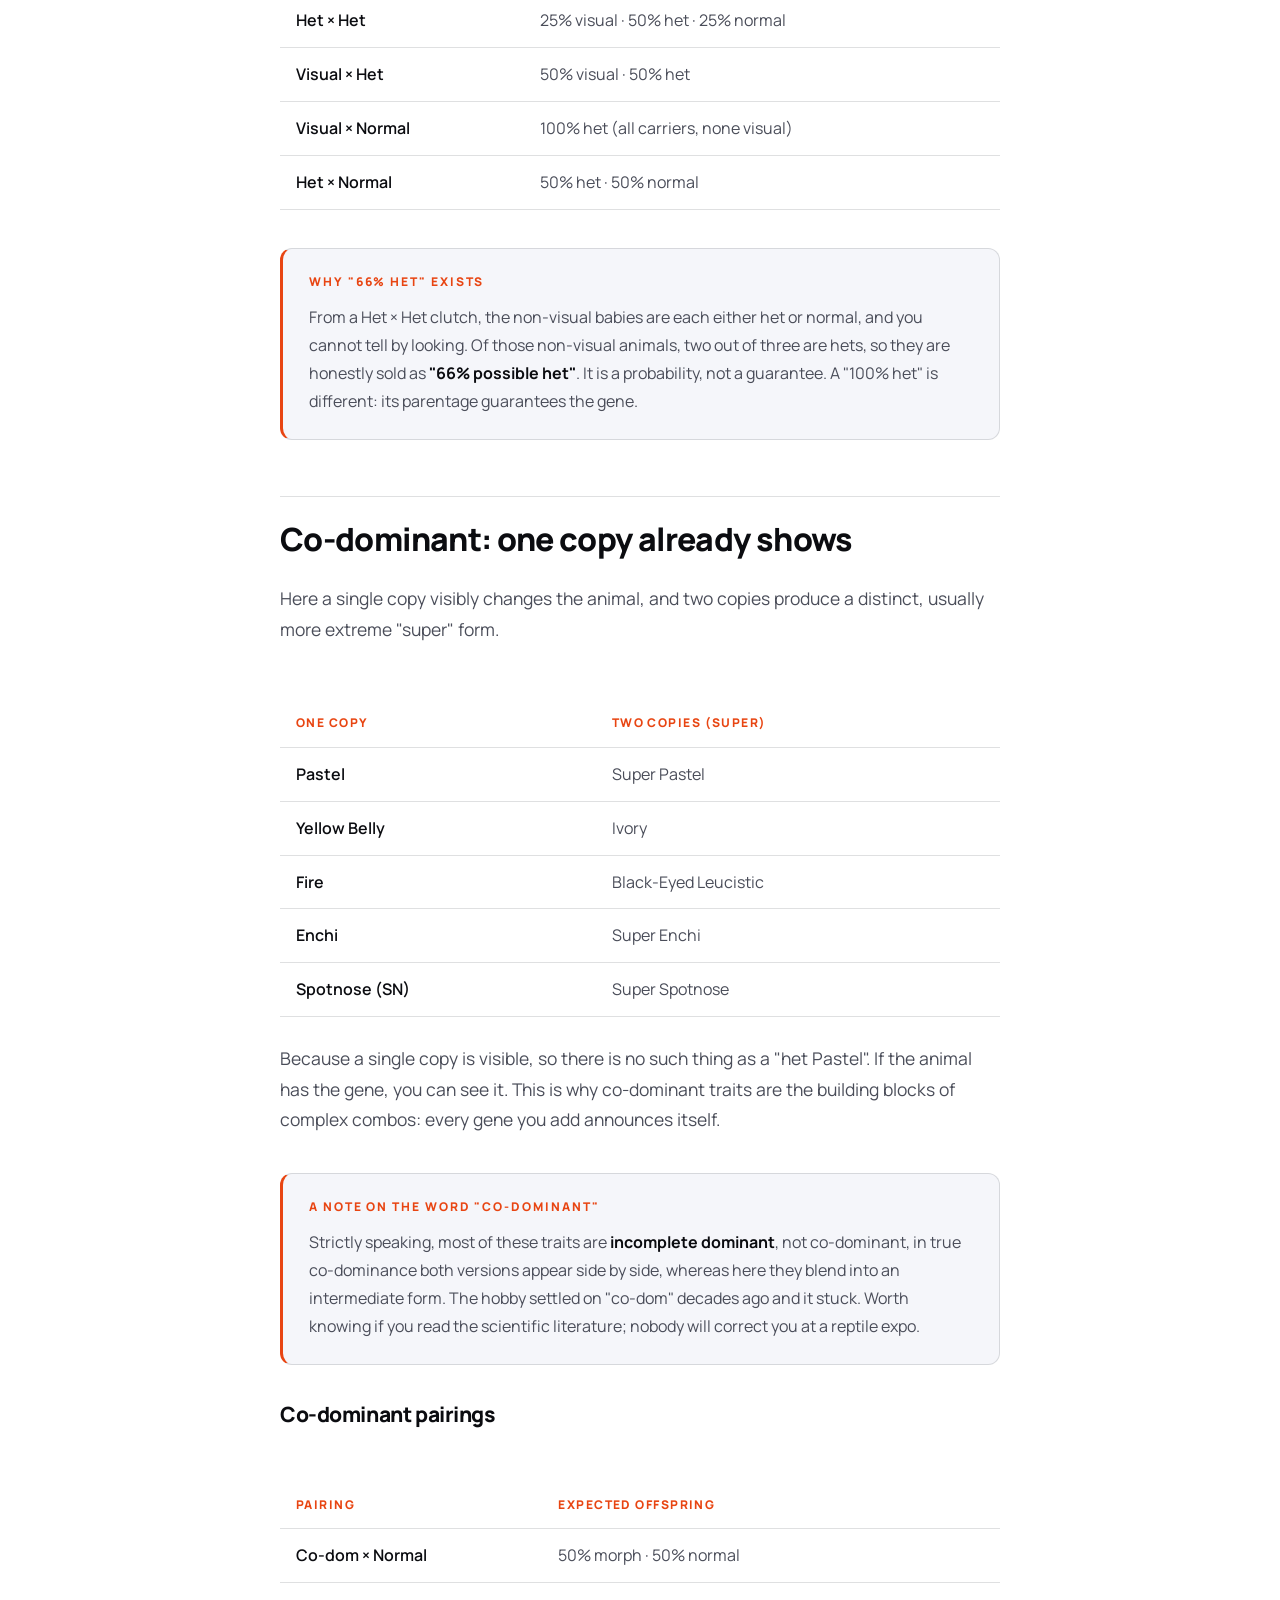
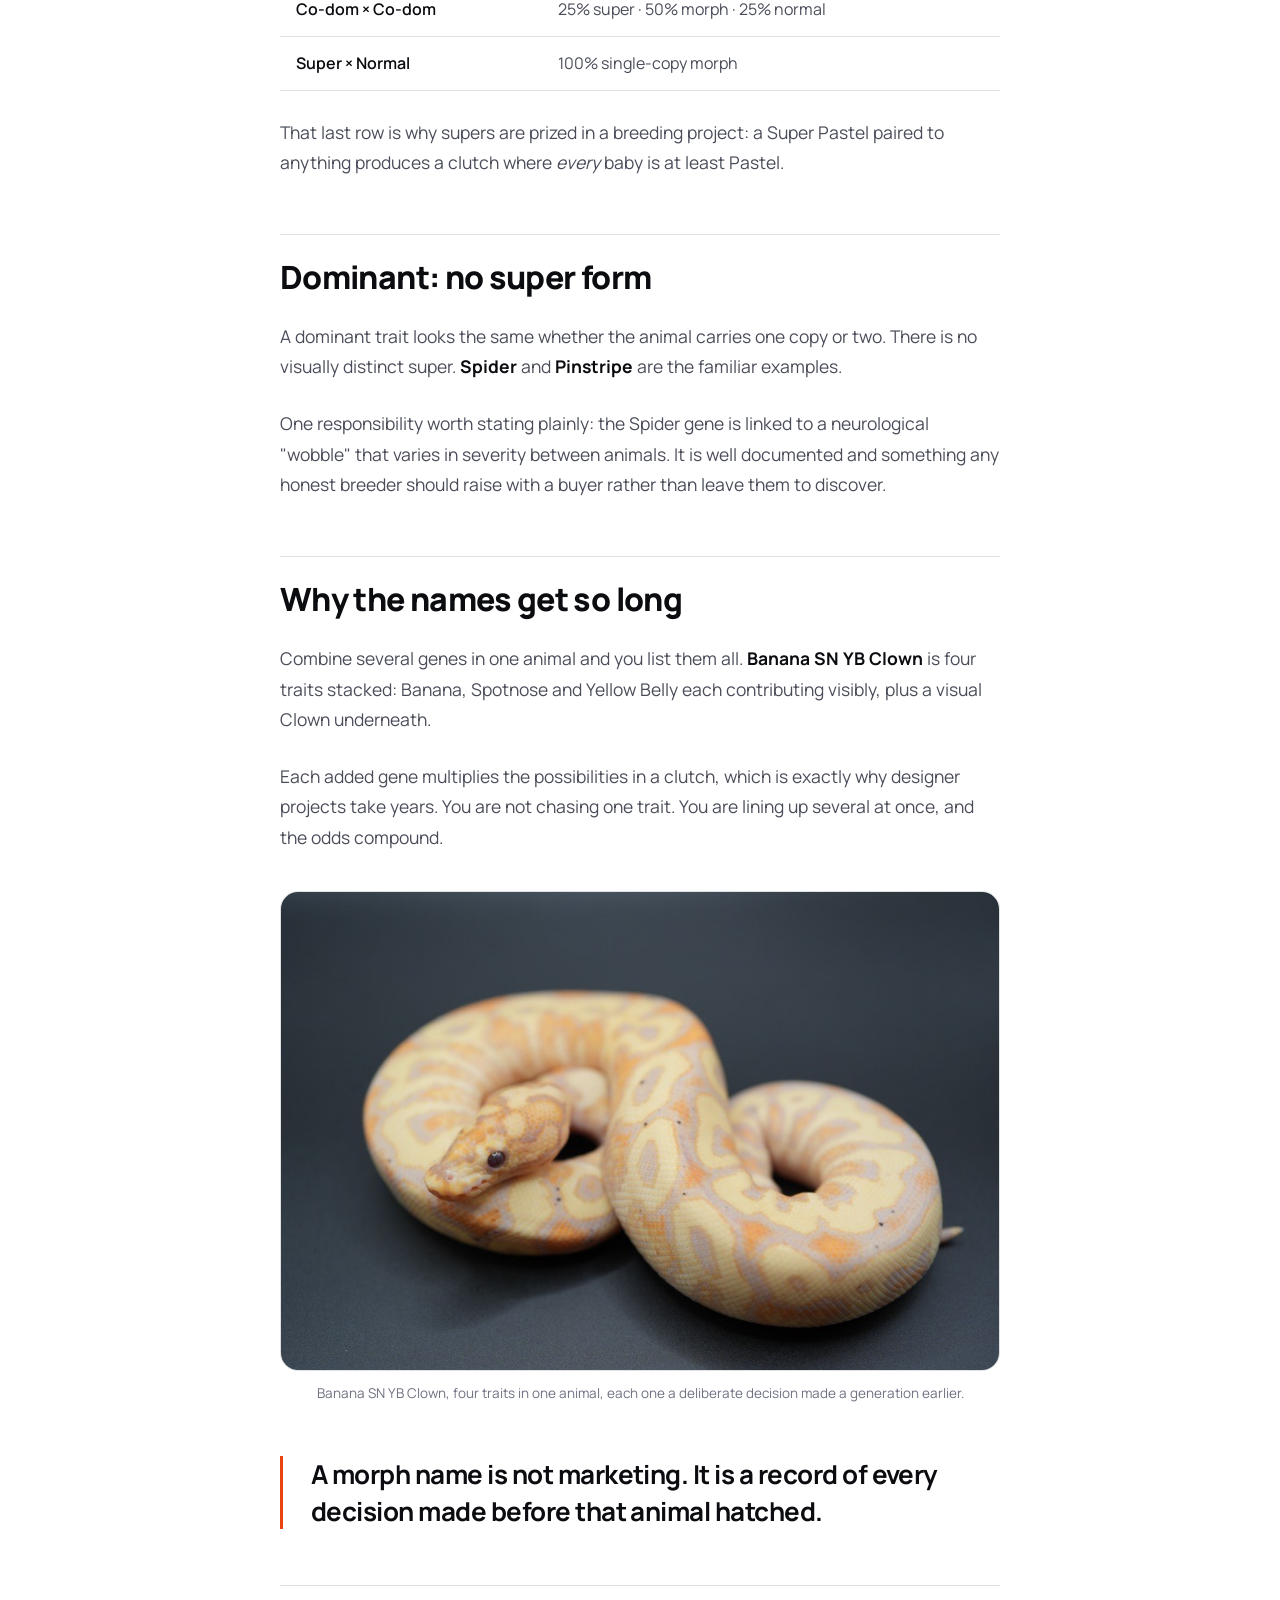
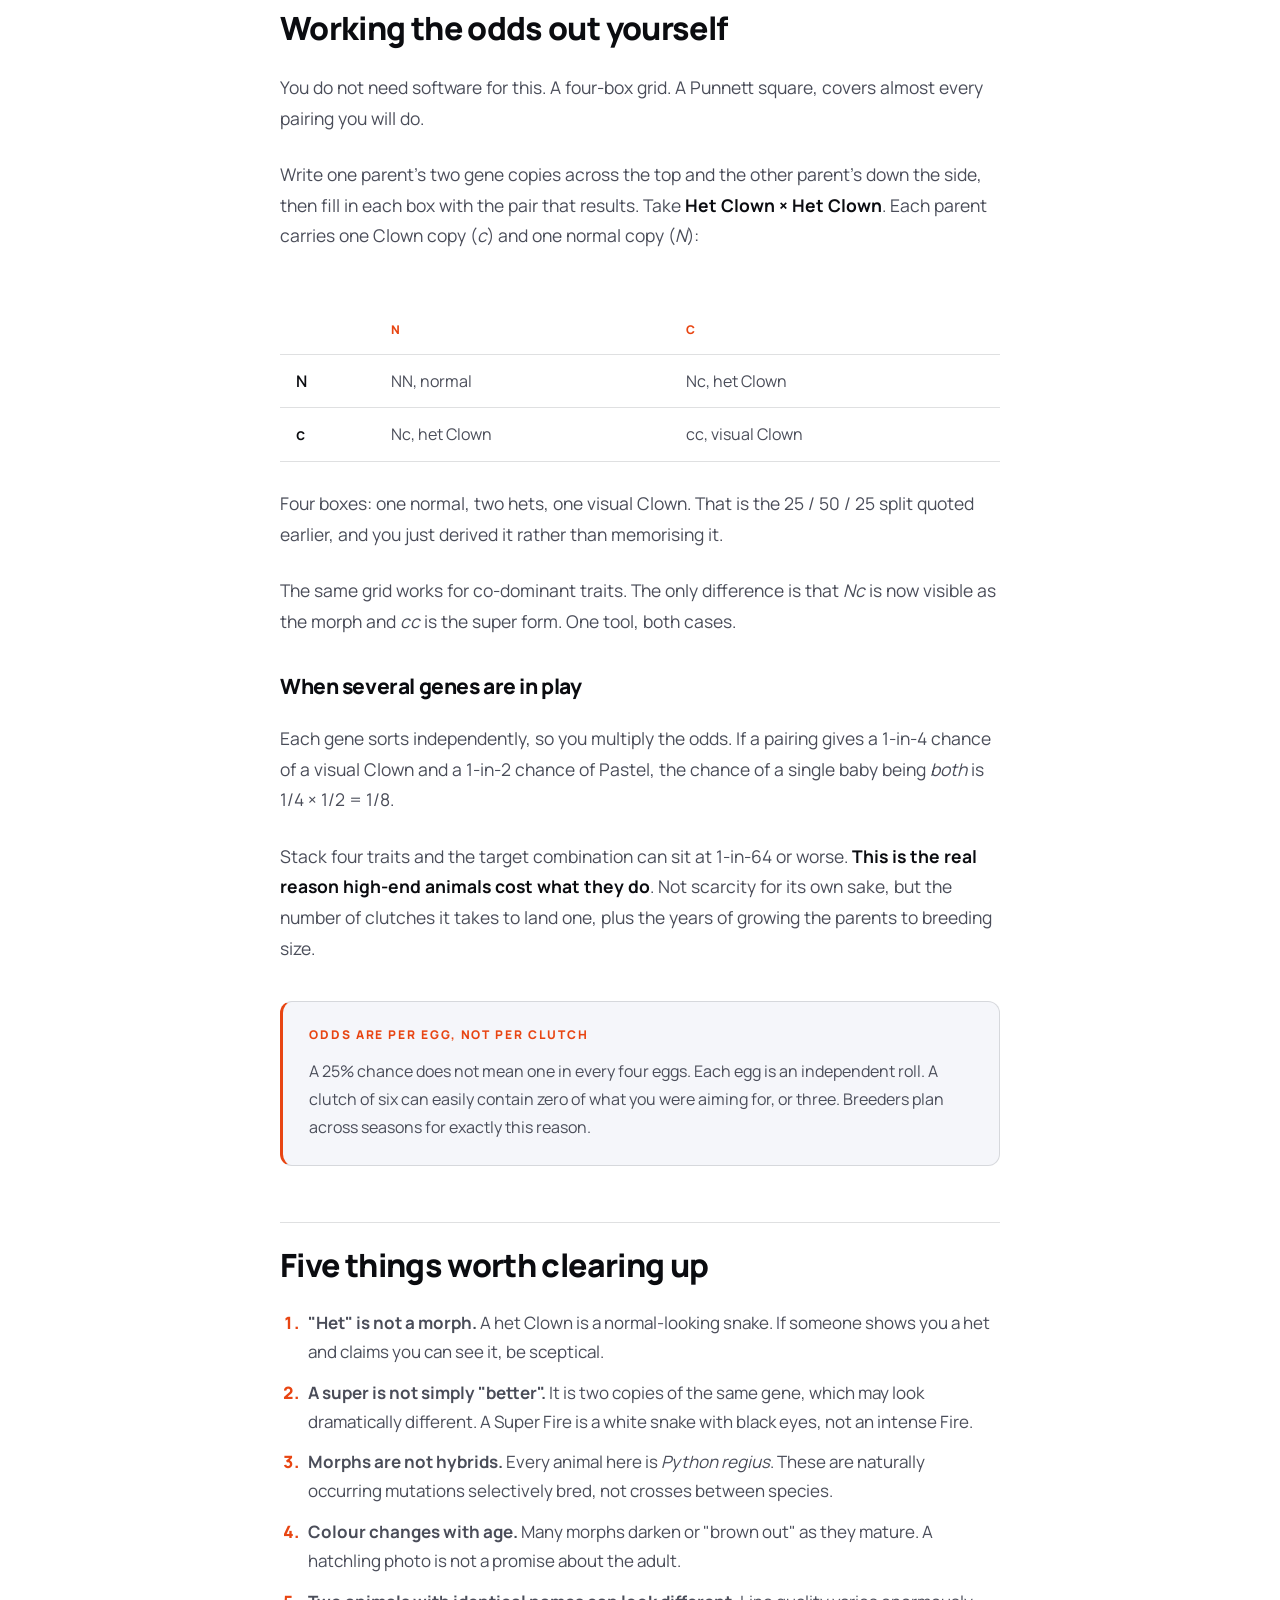
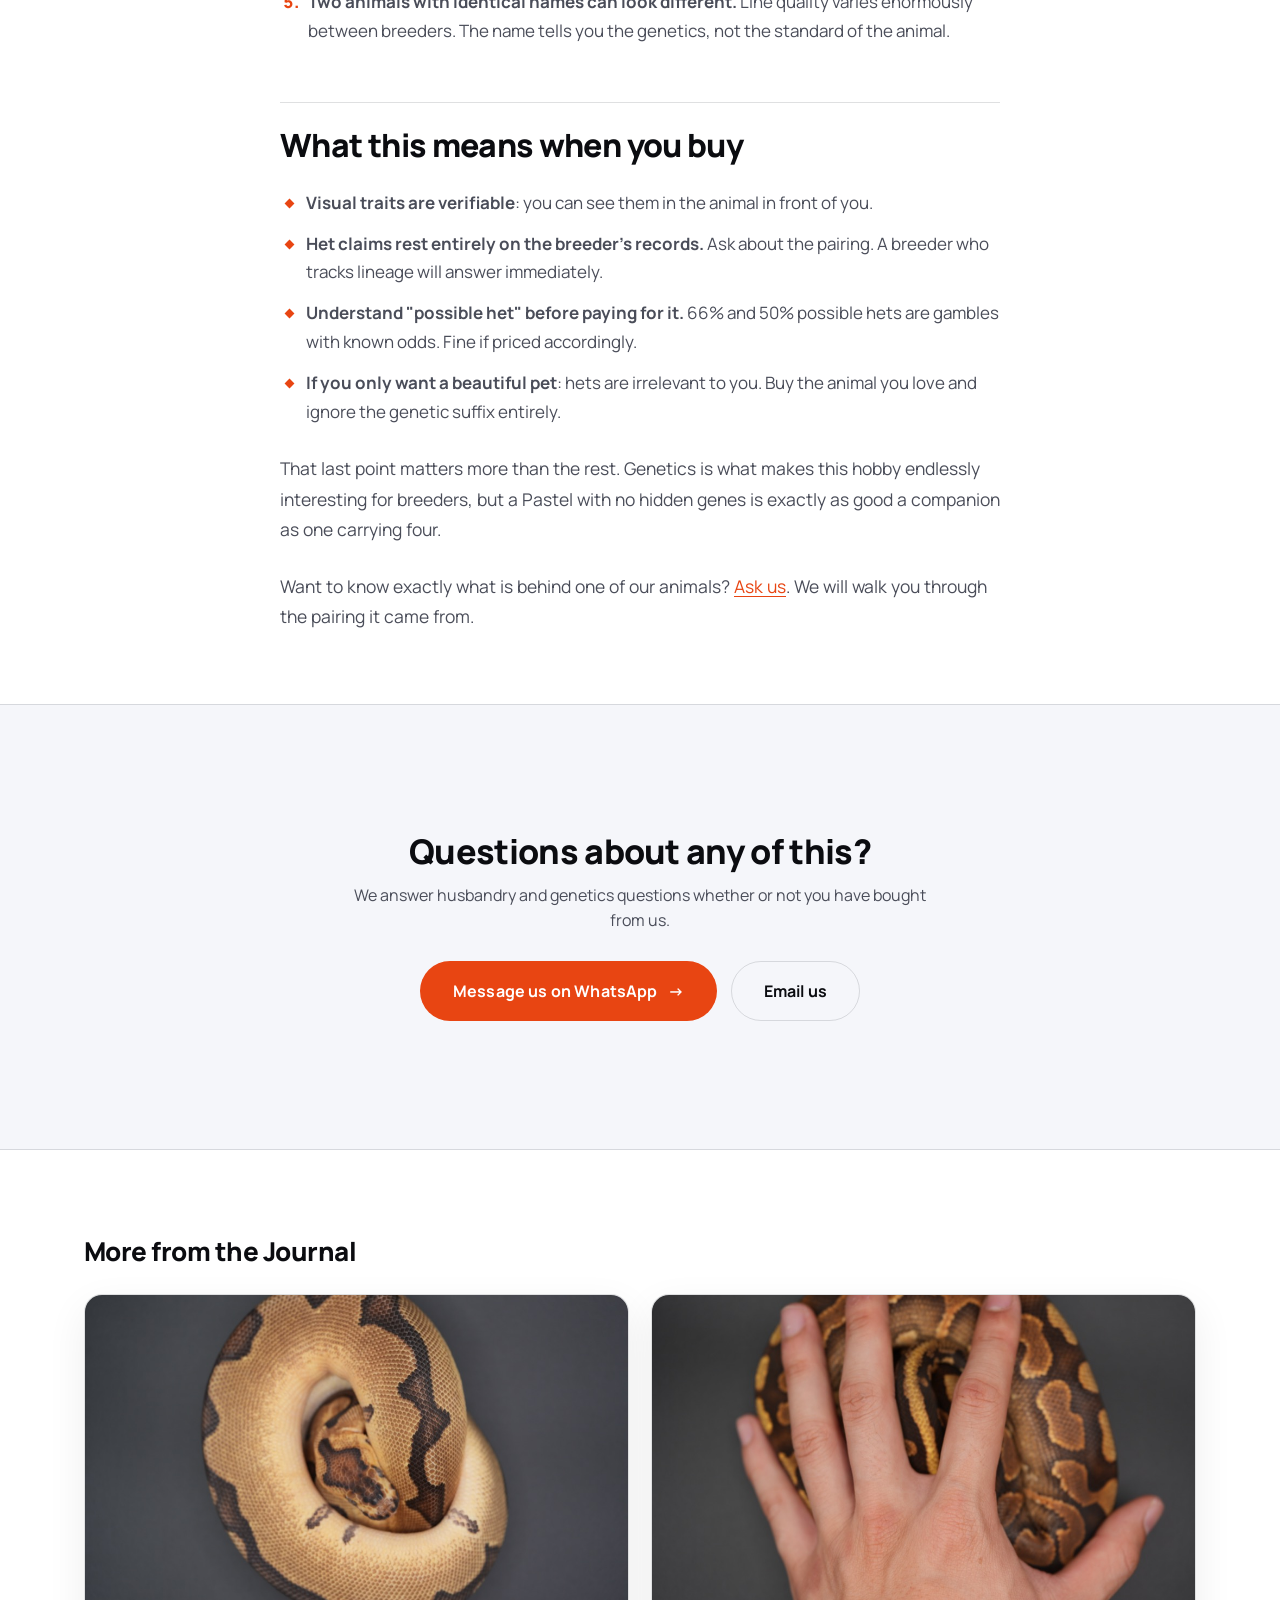
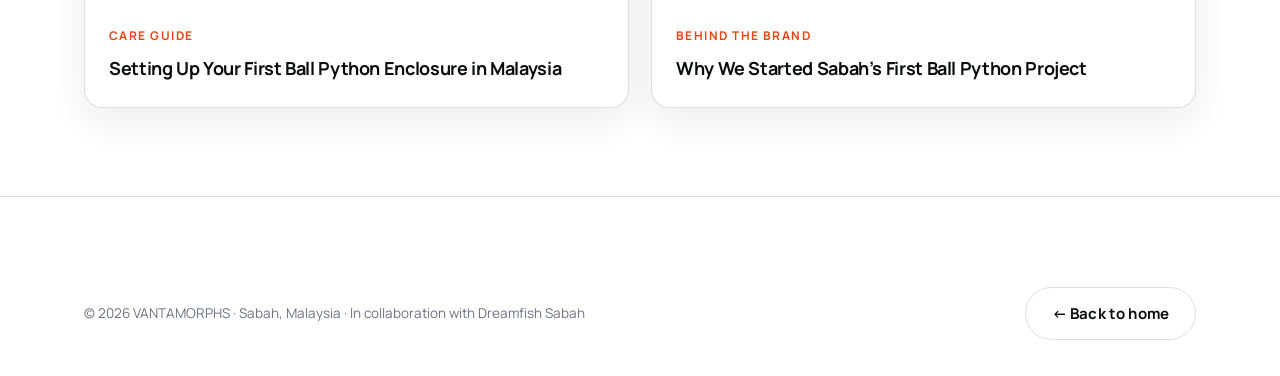
<file: journal-morph-genetics.html>
<!DOCTYPE html>
<html lang="en" data-default-theme="light">
<head>
  <meta charset="UTF-8" />
  <meta name="viewport" content="width=device-width, initial-scale=1.0" />

  <!-- Theme: apply saved choice before paint (no flash). Falls back to this page's default. -->
  <script>
    (function () {
      var def = document.documentElement.getAttribute('data-default-theme') || 'dark';
      var t = null;
      try { t = localStorage.getItem('vm-theme'); } catch (e) {}
      if ((t || def) === 'light') document.documentElement.classList.add('theme-light');
    })();
  </script>

  <title>Recessive vs Co-Dominant: Morph Genetics Made Simple | VANTAMORPHS</title>
  <meta name="description" content="Clown, Het, Dhet, Super, what the labels on a ball python actually mean, explained with animals from our own collection." />
  <link rel="icon" type="image/png" sizes="32x32" href="assets/favicon-32.png" />
  <link rel="icon" type="image/png" sizes="16x16" href="assets/favicon-16.png" />
  <link rel="preconnect" href="https://fonts.googleapis.com" />
  <link rel="preconnect" href="https://fonts.gstatic.com" crossorigin />
  <link href="https://fonts.googleapis.com/css2?family=Manrope:wght@300;400;500;600;700;800&display=swap" rel="stylesheet" />
  <link rel="stylesheet" href="styles.css" />
</head>
<body>

  <header class="header">
    <div class="wrap nav">
      <a href="index.html" class="logo" aria-label="Vantamorphs home">
        <span class="mark">
          <svg viewBox="0 0 699.89 665.63" aria-hidden="true">
            <polygon points="100.37 212.14 0 72.76 0 665.63 254.67 665.63 1.85 362.85 100.37 212.14"/>
            <polygon points="356.38 0 152.37 0 300.46 207.97 206.5 351.66 315.38 482.06 499.54 187.85 356.38 0"/>
            <polygon points="564.32 0 698.16 177.63 395.48 665.63 699.89 665.63 699.89 0 564.32 0"/>
          </svg>
        </span>
        <span class="word">VANTAMORPHS</span>
      </a>
      <nav class="nav-links" aria-label="Primary">
        <div class="nav-item has-drop">
          <button type="button" class="drop-trigger" aria-haspopup="true" aria-expanded="false">Our Animals
            <svg class="chev" viewBox="0 0 24 24" fill="none" stroke="currentColor" stroke-width="2.4" aria-hidden="true"><path d="m6 9 6 6 6-6"/></svg>
          </button>
          <div class="drop" role="menu">
            <a href="ball-pythons.html" role="menuitem">Ball Pythons</a>
            <a href="crested-geckos.html" role="menuitem">Crested Geckos</a>
          </div>
        </div>
        <a href="index.html#acquire">Available</a>
        <a href="index.html#education">Husbandry</a>
        <a href="index.html#journal">Journal</a>
        <a href="index.html#story">Our Story</a>
      </nav>
      <div class="nav-actions">
        <button class="theme-toggle" id="themeToggle" type="button" aria-label="Switch between light and dark mode" title="Light / dark mode">
          <svg class="icon-sun" viewBox="0 0 24 24" aria-hidden="true"><circle cx="12" cy="12" r="4.2"/><path d="M12 2v2.5M12 19.5V22M4.2 4.2l1.8 1.8M18 18l1.8 1.8M2 12h2.5M19.5 12H22M4.2 19.8 6 18M18 6l1.8-1.8"/></svg>
          <svg class="icon-moon" viewBox="0 0 24 24" aria-hidden="true"><path d="M21 12.8A9 9 0 1 1 11.2 3a7 7 0 0 0 9.8 9.8Z"/></svg>
        </button>
        <a href="https://wa.me/601119520000?text=Hi%20VANTAMORPHS!%20I%20read%20your%20journal%20and%20have%20a%20question." target="_blank" rel="noopener" class="btn btn-primary">Inquire <span class="arrow">&rarr;</span></a>
        <button class="nav-toggle" aria-label="Open menu" aria-expanded="false" id="navToggle">
          <svg viewBox="0 0 24 24" fill="none" stroke-width="2"><path d="M3 6h18M3 12h18M3 18h18"/></svg>
        </button>
      </div>
    </div>
    <div class="mobile-menu" id="mobileMenu">
      <a href="ball-pythons.html">Ball Pythons</a>
      <a href="crested-geckos.html">Crested Geckos</a>
      <a href="index.html#acquire">Available</a>
      <a href="index.html#education">Husbandry</a>
      <a href="index.html#journal">Journal</a>
      <a href="index.html#story">Our Story</a>
      <a href="https://wa.me/601119520000?text=Hi%20VANTAMORPHS!%20I%20read%20your%20journal%20and%20have%20a%20question." target="_blank" rel="noopener" class="btn btn-primary">Inquire &rarr;</a>
    </div>
  </header>

  <main>
    <article>
      <header class="article-head">
        <div class="wrap">
          <span class="eyebrow">Genetics</span>
          <h1>Recessive vs Co-Dominant: Morph Genetics Made Simple</h1>
          <div class="article-meta">
            <span>VANTAMORPHS</span><span class="dot-sep"></span>
            <span>7 min read</span><span class="dot-sep"></span>
            <span>Sabah, Malaysia</span>
          </div>
        </div>
      </header>

      <figure class="article-hero">
        <div class="wrap">
          <img src="assets/photo-genetics.jpg" alt="" />
          <figcaption>Every morph name is a description of what an animal is carrying, visible or not.</figcaption>
        </div>
      </figure>

      <div class="wrap">
        <div class="prose">
<p class="lede">Browse any breeder's collection and you will hit names like <em>GHI Dhet VPI Axanthic Pied</em> and wonder whether you need a genetics degree. You don't. Almost every ball python name follows a handful of simple rules, and once you know them the labels stop being jargon and start being information.</p>

<h2>Genes come in pairs</h2>

<p>A snake inherits one copy of each gene from each parent. So for any given trait it holds <strong>two copies</strong>. Whether that trait shows up in the animal's appearance depends on how those copies interact, and that is what breeders mean by "recessive", "co-dominant" and "dominant".</p>

<p>Everything below follows from that one fact.</p>

<h2>Recessive: you need two copies</h2>

<p>A recessive trait only appears when the animal inherits <strong>two copies</strong>, one from each parent. With just one copy, the snake looks completely normal but still carries the gene and can pass it on.</p>

<p>That carrier state is what <strong>"het"</strong> means, short for heterozygous. A het animal is visually unremarkable and genetically valuable.</p>

<p>Common recessive traits include <strong>Clown</strong>, <strong>Piebald</strong>, <strong>VPI Axanthic</strong>, <strong>Desert Ghost</strong> (you will see it written <em>DG</em>) and <strong>Lavender</strong>.</p>

<h3>Reading our own labels</h3>

<p>Look at three animals from our collection and the naming convention decodes itself:</p>

<ul>
  <li><strong>Clown Het VPI Axanthic</strong>: visually a Clown (two copies of Clown), and carrying one hidden copy of VPI Axanthic.</li>
  <li><strong>Fire Lace YB Het Clown</strong>: you can see the Fire, Lace and Yellow Belly. The Clown is carried, not shown.</li>
  <li><strong>GHI Dhet VPI Axanthic Pied</strong>: <em>Dhet</em> is double het: one hidden copy each of two different recessives, VPI Axanthic and Piebald.</li>
</ul>

<p>The rule of thumb: <strong>anything listed before "Het" is what you are looking at. Anything after it is what the animal is carrying.</strong></p>

<figure>
  <img src="assets/animals/clown-het-vpi-axanthic/card.jpg" alt="Clown Het VPI Axanthic ball python" loading="lazy" />
  <figcaption>Clown Het VPI Axanthic. The Clown is visible; the VPI Axanthic is invisible and inheritable.</figcaption>
</figure>

<h3>What the pairings produce</h3>

<div class="spec-wrap">
<table class="spec-table">
  <thead><tr><th>Pairing</th><th>Expected offspring</th></tr></thead>
  <tbody>
    <tr><td>Het &times; Het</td><td>25% visual &middot; 50% het &middot; 25% normal</td></tr>
    <tr><td>Visual &times; Het</td><td>50% visual &middot; 50% het</td></tr>
    <tr><td>Visual &times; Normal</td><td>100% het (all carriers, none visual)</td></tr>
    <tr><td>Het &times; Normal</td><td>50% het &middot; 50% normal</td></tr>
  </tbody>
</table>
</div>

<div class="callout">
  <div class="callout-title">Why "66% Het" exists</div>
  <p>From a Het &times; Het clutch, the non-visual babies are each either het or normal, and you cannot tell by looking. Of those non-visual animals, two out of three are hets, so they are honestly sold as <strong>"66% possible het"</strong>. It is a probability, not a guarantee. A "100% het" is different: its parentage guarantees the gene.</p>
</div>

<h2>Co-dominant: one copy already shows</h2>

<p>Here a single copy visibly changes the animal, and two copies produce a distinct, usually more extreme "super" form.</p>

<div class="spec-wrap">
<table class="spec-table">
  <thead><tr><th>One copy</th><th>Two copies (super)</th></tr></thead>
  <tbody>
    <tr><td>Pastel</td><td>Super Pastel</td></tr>
    <tr><td>Yellow Belly</td><td>Ivory</td></tr>
    <tr><td>Fire</td><td>Black-Eyed Leucistic</td></tr>
    <tr><td>Enchi</td><td>Super Enchi</td></tr>
    <tr><td>Spotnose (SN)</td><td>Super Spotnose</td></tr>
  </tbody>
</table>
</div>

<p>Because a single copy is visible, so there is no such thing as a "het Pastel". If the animal has the gene, you can see it. This is why co-dominant traits are the building blocks of complex combos: every gene you add announces itself.</p>

<div class="callout">
  <div class="callout-title">A note on the word "co-dominant"</div>
  <p>Strictly speaking, most of these traits are <strong>incomplete dominant</strong>, not co-dominant, in true co-dominance both versions appear side by side, whereas here they blend into an intermediate form. The hobby settled on "co-dom" decades ago and it stuck. Worth knowing if you read the scientific literature; nobody will correct you at a reptile expo.</p>
</div>

<h3>Co-dominant pairings</h3>

<div class="spec-wrap">
<table class="spec-table">
  <thead><tr><th>Pairing</th><th>Expected offspring</th></tr></thead>
  <tbody>
    <tr><td>Co-dom &times; Normal</td><td>50% morph &middot; 50% normal</td></tr>
    <tr><td>Co-dom &times; Co-dom</td><td>25% super &middot; 50% morph &middot; 25% normal</td></tr>
    <tr><td>Super &times; Normal</td><td>100% single-copy morph</td></tr>
  </tbody>
</table>
</div>

<p>That last row is why supers are prized in a breeding project: a Super Pastel paired to anything produces a clutch where <em>every</em> baby is at least Pastel.</p>

<h2>Dominant: no super form</h2>

<p>A dominant trait looks the same whether the animal carries one copy or two. There is no visually distinct super. <strong>Spider</strong> and <strong>Pinstripe</strong> are the familiar examples.</p>

<p>One responsibility worth stating plainly: the Spider gene is linked to a neurological "wobble" that varies in severity between animals. It is well documented and something any honest breeder should raise with a buyer rather than leave them to discover.</p>

<h2>Why the names get so long</h2>

<p>Combine several genes in one animal and you list them all. <strong>Banana SN YB Clown</strong> is four traits stacked: Banana, Spotnose and Yellow Belly each contributing visibly, plus a visual Clown underneath.</p>

<p>Each added gene multiplies the possibilities in a clutch, which is exactly why designer projects take years. You are not chasing one trait. You are lining up several at once, and the odds compound.</p>

<figure>
  <img src="assets/animals/banana-sn-yb-clown/card.jpg" alt="Banana SN YB Clown ball python" loading="lazy" />
  <figcaption>Banana SN YB Clown, four traits in one animal, each one a deliberate decision made a generation earlier.</figcaption>
</figure>

<blockquote class="pullquote">
  A morph name is not marketing. It is a record of every decision made before that animal hatched.
</blockquote>

<h2>Working the odds out yourself</h2>

<p>You do not need software for this. A four-box grid. A Punnett square, covers almost every pairing you will do.</p>

<p>Write one parent's two gene copies across the top and the other parent's down the side, then fill in each box with the pair that results. Take <strong>Het Clown &times; Het Clown</strong>. Each parent carries one Clown copy (<em>c</em>) and one normal copy (<em>N</em>):</p>

<div class="spec-wrap">
<table class="spec-table">
  <thead><tr><th></th><th>N</th><th>c</th></tr></thead>
  <tbody>
    <tr><td>N</td><td>NN, normal</td><td>Nc, het Clown</td></tr>
    <tr><td>c</td><td>Nc, het Clown</td><td>cc, visual Clown</td></tr>
  </tbody>
</table>
</div>

<p>Four boxes: one normal, two hets, one visual Clown. That is the 25 / 50 / 25 split quoted earlier, and you just derived it rather than memorising it.</p>

<p>The same grid works for co-dominant traits. The only difference is that <em>Nc</em> is now visible as the morph and <em>cc</em> is the super form. One tool, both cases.</p>

<h3>When several genes are in play</h3>

<p>Each gene sorts independently, so you multiply the odds. If a pairing gives a 1-in-4 chance of a visual Clown and a 1-in-2 chance of Pastel, the chance of a single baby being <em>both</em> is 1/4 &times; 1/2 = 1/8.</p>

<p>Stack four traits and the target combination can sit at 1-in-64 or worse. <strong>This is the real reason high-end animals cost what they do</strong>. Not scarcity for its own sake, but the number of clutches it takes to land one, plus the years of growing the parents to breeding size.</p>

<div class="callout">
  <div class="callout-title">Odds are per egg, not per clutch</div>
  <p>A 25% chance does not mean one in every four eggs. Each egg is an independent roll. A clutch of six can easily contain zero of what you were aiming for, or three. Breeders plan across seasons for exactly this reason.</p>
</div>

<h2>Five things worth clearing up</h2>

<ol>
  <li><strong>"Het" is not a morph.</strong> A het Clown is a normal-looking snake. If someone shows you a het and claims you can see it, be sceptical.</li>
  <li><strong>A super is not simply "better".</strong> It is two copies of the same gene, which may look dramatically different. A Super Fire is a white snake with black eyes, not an intense Fire.</li>
  <li><strong>Morphs are not hybrids.</strong> Every animal here is <em>Python regius</em>. These are naturally occurring mutations selectively bred, not crosses between species.</li>
  <li><strong>Colour changes with age.</strong> Many morphs darken or "brown out" as they mature. A hatchling photo is not a promise about the adult.</li>
  <li><strong>Two animals with identical names can look different.</strong> Line quality varies enormously between breeders. The name tells you the genetics, not the standard of the animal.</li>
</ol>

<h2>What this means when you buy</h2>

<ul>
  <li><strong>Visual traits are verifiable</strong>: you can see them in the animal in front of you.</li>
  <li><strong>Het claims rest entirely on the breeder's records.</strong> Ask about the pairing. A breeder who tracks lineage will answer immediately.</li>
  <li><strong>Understand "possible het" before paying for it.</strong> 66% and 50% possible hets are gambles with known odds. Fine if priced accordingly.</li>
  <li><strong>If you only want a beautiful pet</strong>: hets are irrelevant to you. Buy the animal you love and ignore the genetic suffix entirely.</li>
</ul>

<p>That last point matters more than the rest. Genetics is what makes this hobby endlessly interesting for breeders, but a Pastel with no hidden genes is exactly as good a companion as one carrying four.</p>

<p>Want to know exactly what is behind one of our animals? <a href="https://wa.me/601119520000?text=Hi%20VANTAMORPHS!%20I%20read%20your%20journal%20and%20have%20a%20question." target="_blank" rel="noopener">Ask us</a>. We will walk you through the pairing it came from.</p>
        </div>
      </div>
    </article>

    <section class="article-cta">
      <div class="wrap">
        <h2>Questions about any of this?</h2>
        <p>We answer husbandry and genetics questions whether or not you have bought from us.</p>
        <div class="hero-cta">
          <a href="https://wa.me/601119520000?text=Hi%20VANTAMORPHS!%20I%20read%20your%20journal%20and%20have%20a%20question." target="_blank" rel="noopener" class="btn btn-primary btn-lg">Message us on WhatsApp <span class="arrow">&rarr;</span></a>
          <a href="mailto:vantamorphs@gmail.com?subject=Journal%20enquiry%20%E2%80%94%20VANTAMORPHS&amp;body=Hi%20VANTAMORPHS%2C%0A%0A" class="btn btn-ghost btn-lg">Email us</a>
        </div>
      </div>
    </section>

    <section class="related">
      <div class="wrap">
        <h2>More from the Journal</h2>
        <div class="related-grid">
          <a class="post" href="journal-enclosure-setup.html">
            <div class="ph"><img src="assets/photo-care.jpg" alt="" loading="lazy" /></div>
            <div class="post-body"><span class="cat">Care Guide</span><h3>Setting Up Your First Ball Python Enclosure in Malaysia</h3></div>
          </a>
          <a class="post" href="journal-our-story.html">
            <div class="ph"><img src="assets/photo-story-hand.jpg" alt="" loading="lazy" /></div>
            <div class="post-body"><span class="cat">Behind the Brand</span><h3>Why We Started Sabah’s First Ball Python Project</h3></div>
          </a>
        </div>
      </div>
    </section>
  </main>

  <footer class="footer">
    <div class="wrap">
      <div class="footer-bottom" style="margin-top:0;border-top:0;">
        <span>&copy; 2026 VANTAMORPHS &middot; Sabah, Malaysia &middot; In collaboration with Dreamfish Sabah</span>
        <a href="index.html" class="btn btn-ghost">&larr; Back to home</a>
      </div>
    </div>
  </footer>

  <script src="assets/site.js"></script>
</body>
</html>
</file>
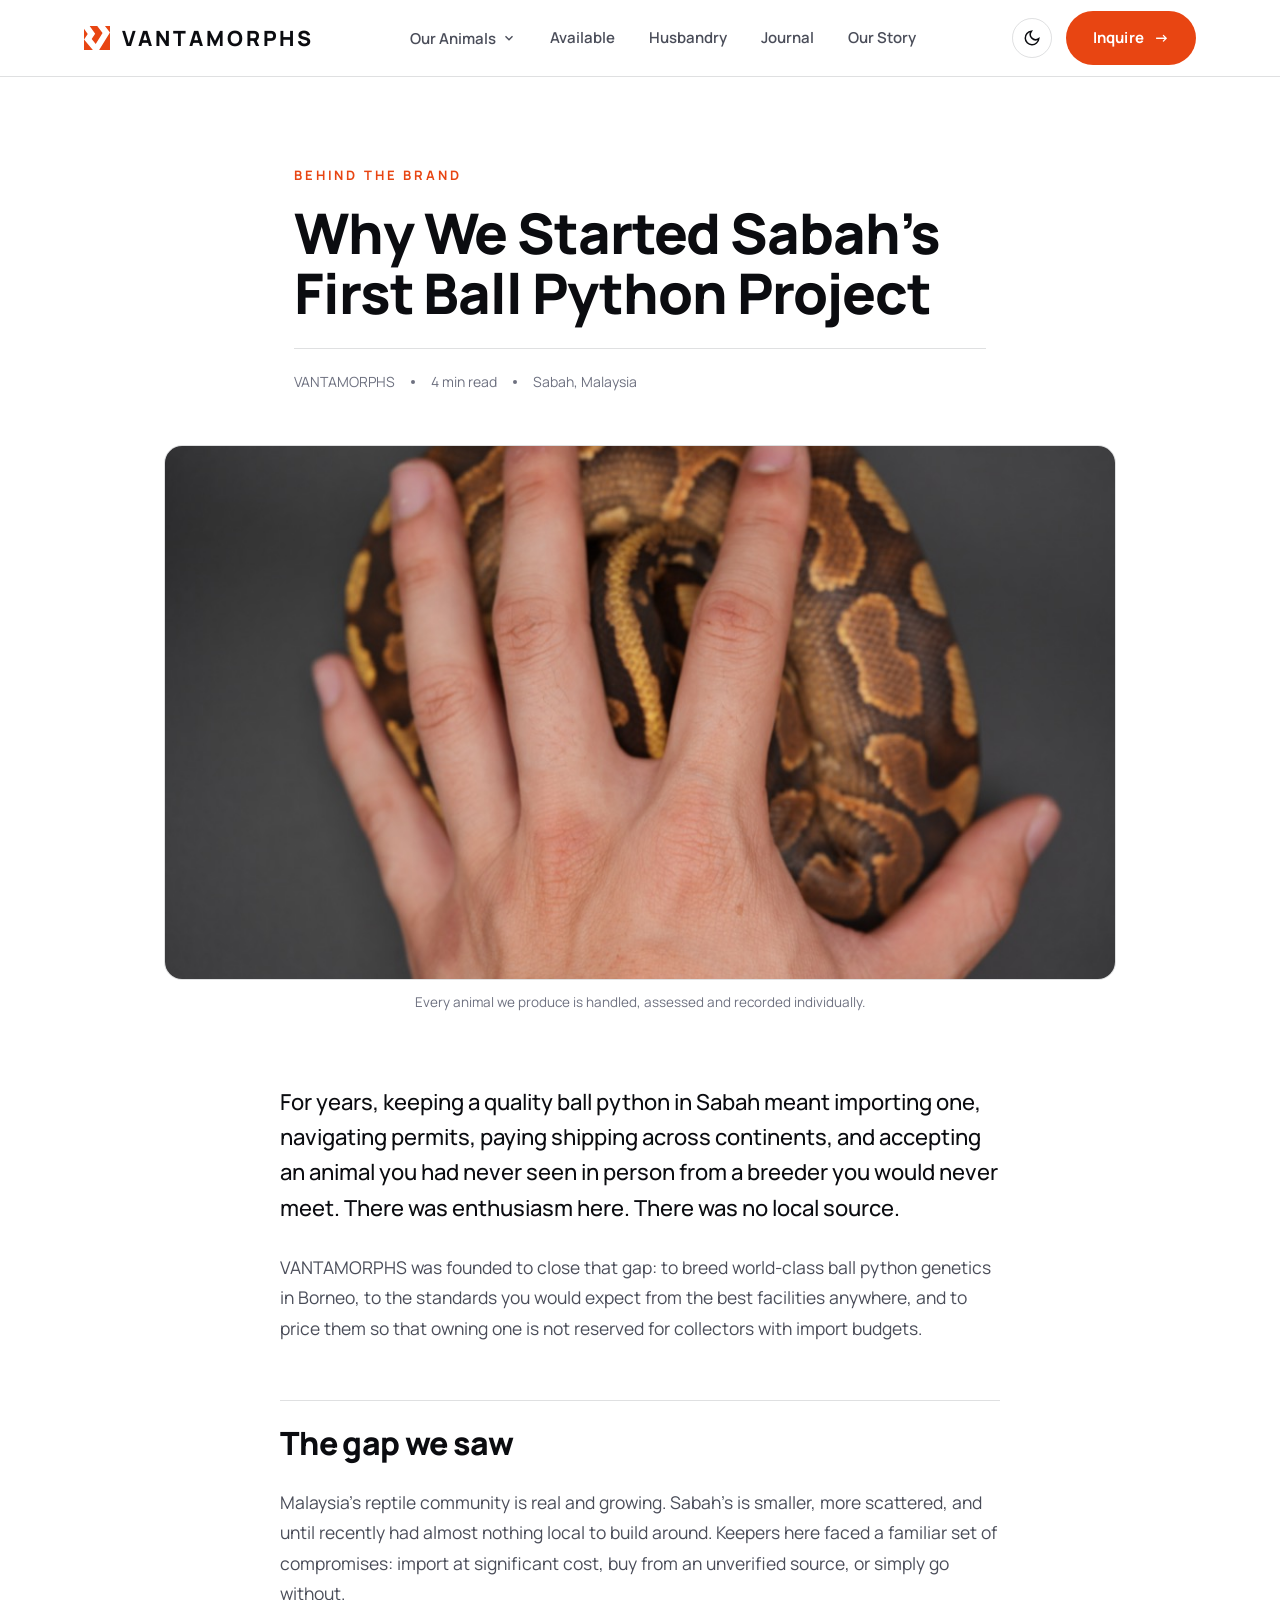
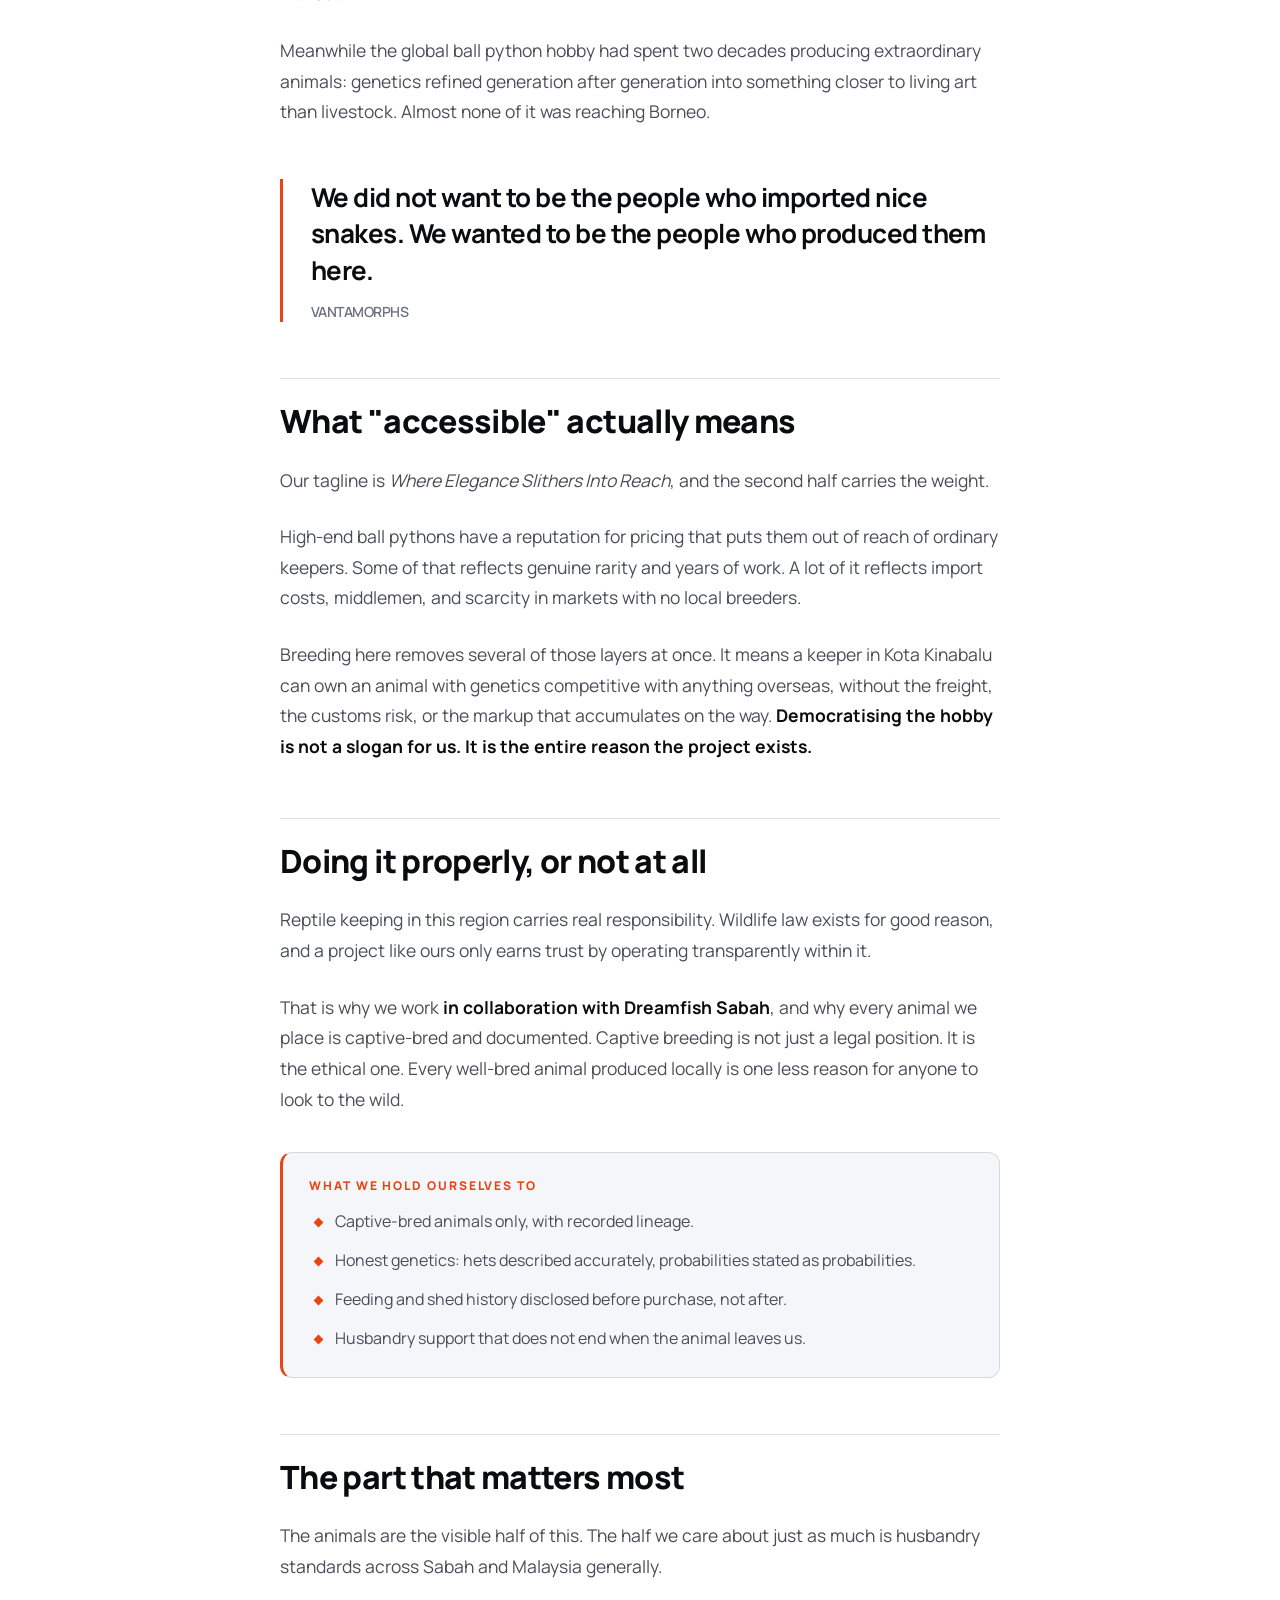
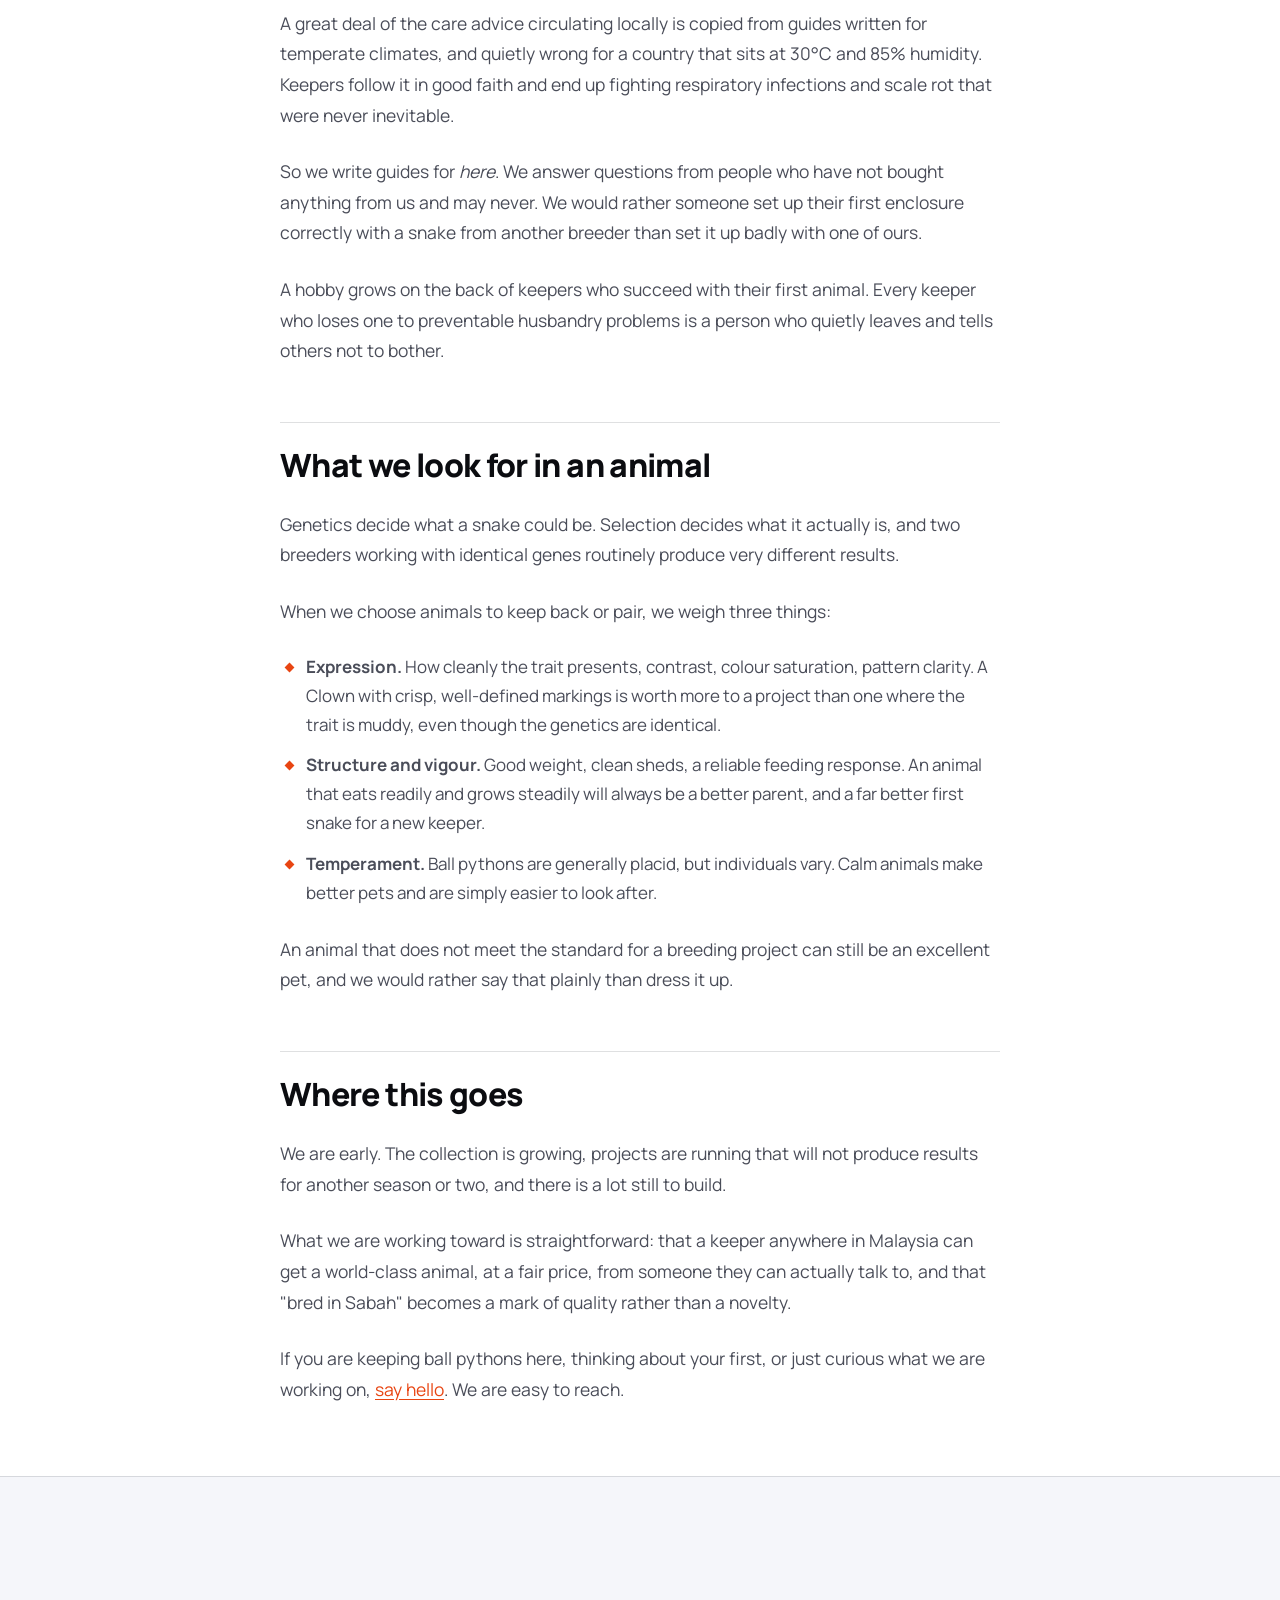
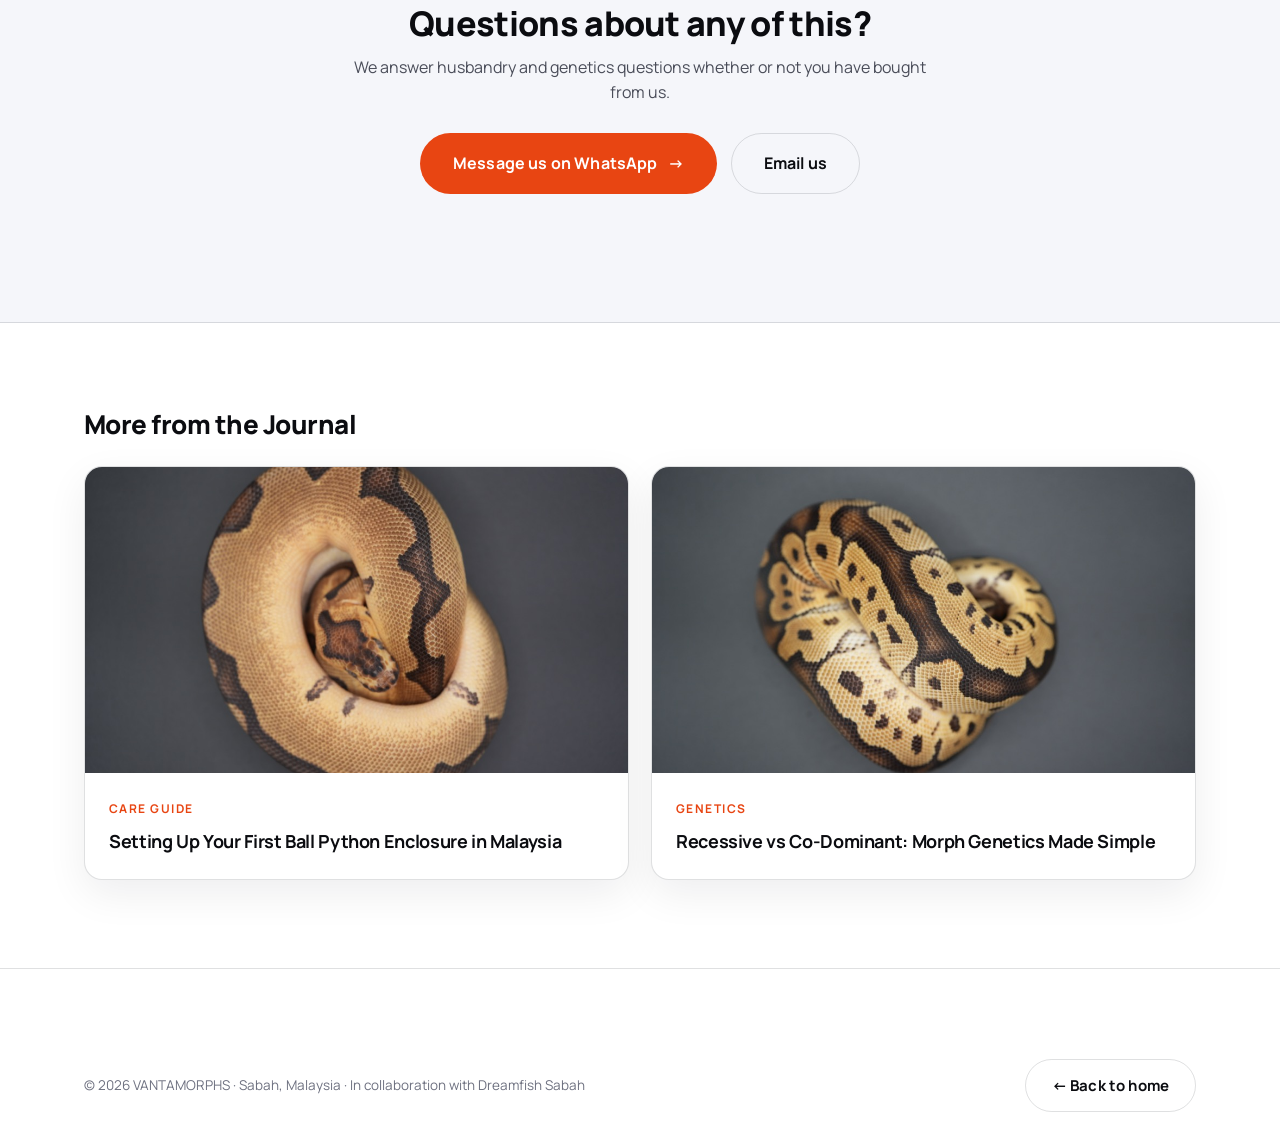
<file: journal-our-story.html>
<!DOCTYPE html>
<html lang="en" data-default-theme="light">
<head>
  <meta charset="UTF-8" />
  <meta name="viewport" content="width=device-width, initial-scale=1.0" />

  <!-- Theme: apply saved choice before paint (no flash). Falls back to this page's default. -->
  <script>
    (function () {
      var def = document.documentElement.getAttribute('data-default-theme') || 'dark';
      var t = null;
      try { t = localStorage.getItem('vm-theme'); } catch (e) {}
      if ((t || def) === 'light') document.documentElement.classList.add('theme-light');
    })();
  </script>

  <title>Why We Started Sabah’s First Ball Python Project | VANTAMORPHS</title>
  <meta name="description" content="Borneo had keepers, enthusiasm and no local source of quality ball pythons. VANTAMORPHS exists to close that gap." />
  <link rel="icon" type="image/png" sizes="32x32" href="assets/favicon-32.png" />
  <link rel="icon" type="image/png" sizes="16x16" href="assets/favicon-16.png" />
  <link rel="preconnect" href="https://fonts.googleapis.com" />
  <link rel="preconnect" href="https://fonts.gstatic.com" crossorigin />
  <link href="https://fonts.googleapis.com/css2?family=Manrope:wght@300;400;500;600;700;800&display=swap" rel="stylesheet" />
  <link rel="stylesheet" href="styles.css" />
</head>
<body>

  <header class="header">
    <div class="wrap nav">
      <a href="index.html" class="logo" aria-label="Vantamorphs home">
        <span class="mark">
          <svg viewBox="0 0 699.89 665.63" aria-hidden="true">
            <polygon points="100.37 212.14 0 72.76 0 665.63 254.67 665.63 1.85 362.85 100.37 212.14"/>
            <polygon points="356.38 0 152.37 0 300.46 207.97 206.5 351.66 315.38 482.06 499.54 187.85 356.38 0"/>
            <polygon points="564.32 0 698.16 177.63 395.48 665.63 699.89 665.63 699.89 0 564.32 0"/>
          </svg>
        </span>
        <span class="word">VANTAMORPHS</span>
      </a>
      <nav class="nav-links" aria-label="Primary">
        <div class="nav-item has-drop">
          <button type="button" class="drop-trigger" aria-haspopup="true" aria-expanded="false">Our Animals
            <svg class="chev" viewBox="0 0 24 24" fill="none" stroke="currentColor" stroke-width="2.4" aria-hidden="true"><path d="m6 9 6 6 6-6"/></svg>
          </button>
          <div class="drop" role="menu">
            <a href="ball-pythons.html" role="menuitem">Ball Pythons</a>
            <a href="crested-geckos.html" role="menuitem">Crested Geckos</a>
          </div>
        </div>
        <a href="index.html#acquire">Available</a>
        <a href="index.html#education">Husbandry</a>
        <a href="index.html#journal">Journal</a>
        <a href="index.html#story">Our Story</a>
      </nav>
      <div class="nav-actions">
        <button class="theme-toggle" id="themeToggle" type="button" aria-label="Switch between light and dark mode" title="Light / dark mode">
          <svg class="icon-sun" viewBox="0 0 24 24" aria-hidden="true"><circle cx="12" cy="12" r="4.2"/><path d="M12 2v2.5M12 19.5V22M4.2 4.2l1.8 1.8M18 18l1.8 1.8M2 12h2.5M19.5 12H22M4.2 19.8 6 18M18 6l1.8-1.8"/></svg>
          <svg class="icon-moon" viewBox="0 0 24 24" aria-hidden="true"><path d="M21 12.8A9 9 0 1 1 11.2 3a7 7 0 0 0 9.8 9.8Z"/></svg>
        </button>
        <a href="https://wa.me/601119520000?text=Hi%20VANTAMORPHS!%20I%20read%20your%20journal%20and%20have%20a%20question." target="_blank" rel="noopener" class="btn btn-primary">Inquire <span class="arrow">&rarr;</span></a>
        <button class="nav-toggle" aria-label="Open menu" aria-expanded="false" id="navToggle">
          <svg viewBox="0 0 24 24" fill="none" stroke-width="2"><path d="M3 6h18M3 12h18M3 18h18"/></svg>
        </button>
      </div>
    </div>
    <div class="mobile-menu" id="mobileMenu">
      <a href="ball-pythons.html">Ball Pythons</a>
      <a href="crested-geckos.html">Crested Geckos</a>
      <a href="index.html#acquire">Available</a>
      <a href="index.html#education">Husbandry</a>
      <a href="index.html#journal">Journal</a>
      <a href="index.html#story">Our Story</a>
      <a href="https://wa.me/601119520000?text=Hi%20VANTAMORPHS!%20I%20read%20your%20journal%20and%20have%20a%20question." target="_blank" rel="noopener" class="btn btn-primary">Inquire &rarr;</a>
    </div>
  </header>

  <main>
    <article>
      <header class="article-head">
        <div class="wrap">
          <span class="eyebrow">Behind the Brand</span>
          <h1>Why We Started Sabah’s First Ball Python Project</h1>
          <div class="article-meta">
            <span>VANTAMORPHS</span><span class="dot-sep"></span>
            <span>4 min read</span><span class="dot-sep"></span>
            <span>Sabah, Malaysia</span>
          </div>
        </div>
      </header>

      <figure class="article-hero">
        <div class="wrap">
          <img src="assets/photo-story-hand.jpg" alt="" />
          <figcaption>Every animal we produce is handled, assessed and recorded individually.</figcaption>
        </div>
      </figure>

      <div class="wrap">
        <div class="prose">
<p class="lede">For years, keeping a quality ball python in Sabah meant importing one, navigating permits, paying shipping across continents, and accepting an animal you had never seen in person from a breeder you would never meet. There was enthusiasm here. There was no local source.</p>

<p>VANTAMORPHS was founded to close that gap: to breed world-class ball python genetics in Borneo, to the standards you would expect from the best facilities anywhere, and to price them so that owning one is not reserved for collectors with import budgets.</p>

<h2>The gap we saw</h2>

<p>Malaysia's reptile community is real and growing. Sabah's is smaller, more scattered, and until recently had almost nothing local to build around. Keepers here faced a familiar set of compromises: import at significant cost, buy from an unverified source, or simply go without.</p>

<p>Meanwhile the global ball python hobby had spent two decades producing extraordinary animals: genetics refined generation after generation into something closer to living art than livestock. Almost none of it was reaching Borneo.</p>

<blockquote class="pullquote">
  We did not want to be the people who imported nice snakes. We wanted to be the people who produced them here.
  <cite>VANTAMORPHS</cite>
</blockquote>

<h2>What "accessible" actually means</h2>

<p>Our tagline is <em>Where Elegance Slithers Into Reach</em>, and the second half carries the weight.</p>

<p>High-end ball pythons have a reputation for pricing that puts them out of reach of ordinary keepers. Some of that reflects genuine rarity and years of work. A lot of it reflects import costs, middlemen, and scarcity in markets with no local breeders.</p>

<p>Breeding here removes several of those layers at once. It means a keeper in Kota Kinabalu can own an animal with genetics competitive with anything overseas, without the freight, the customs risk, or the markup that accumulates on the way. <strong>Democratising the hobby is not a slogan for us. It is the entire reason the project exists.</strong></p>

<h2>Doing it properly, or not at all</h2>

<p>Reptile keeping in this region carries real responsibility. Wildlife law exists for good reason, and a project like ours only earns trust by operating transparently within it.</p>

<p>That is why we work <strong>in collaboration with Dreamfish Sabah</strong>, and why every animal we place is captive-bred and documented. Captive breeding is not just a legal position. It is the ethical one. Every well-bred animal produced locally is one less reason for anyone to look to the wild.</p>

<div class="callout">
  <div class="callout-title">What we hold ourselves to</div>
  <ul>
    <li>Captive-bred animals only, with recorded lineage.</li>
    <li>Honest genetics: hets described accurately, probabilities stated as probabilities.</li>
    <li>Feeding and shed history disclosed before purchase, not after.</li>
    <li>Husbandry support that does not end when the animal leaves us.</li>
  </ul>
</div>

<h2>The part that matters most</h2>

<p>The animals are the visible half of this. The half we care about just as much is husbandry standards across Sabah and Malaysia generally.</p>

<p>A great deal of the care advice circulating locally is copied from guides written for temperate climates, and quietly wrong for a country that sits at 30&deg;C and 85% humidity. Keepers follow it in good faith and end up fighting respiratory infections and scale rot that were never inevitable.</p>

<p>So we write guides for <em>here</em>. We answer questions from people who have not bought anything from us and may never. We would rather someone set up their first enclosure correctly with a snake from another breeder than set it up badly with one of ours.</p>

<p>A hobby grows on the back of keepers who succeed with their first animal. Every keeper who loses one to preventable husbandry problems is a person who quietly leaves and tells others not to bother.</p>

<h2>What we look for in an animal</h2>

<p>Genetics decide what a snake could be. Selection decides what it actually is, and two breeders working with identical genes routinely produce very different results.</p>

<p>When we choose animals to keep back or pair, we weigh three things:</p>

<ul>
  <li><strong>Expression.</strong> How cleanly the trait presents, contrast, colour saturation, pattern clarity. A Clown with crisp, well-defined markings is worth more to a project than one where the trait is muddy, even though the genetics are identical.</li>
  <li><strong>Structure and vigour.</strong> Good weight, clean sheds, a reliable feeding response. An animal that eats readily and grows steadily will always be a better parent, and a far better first snake for a new keeper.</li>
  <li><strong>Temperament.</strong> Ball pythons are generally placid, but individuals vary. Calm animals make better pets and are simply easier to look after.</li>
</ul>

<p>An animal that does not meet the standard for a breeding project can still be an excellent pet, and we would rather say that plainly than dress it up.</p>

<h2>Where this goes</h2>

<p>We are early. The collection is growing, projects are running that will not produce results for another season or two, and there is a lot still to build.</p>

<p>What we are working toward is straightforward: that a keeper anywhere in Malaysia can get a world-class animal, at a fair price, from someone they can actually talk to, and that "bred in Sabah" becomes a mark of quality rather than a novelty.</p>

<p>If you are keeping ball pythons here, thinking about your first, or just curious what we are working on, <a href="https://wa.me/601119520000?text=Hi%20VANTAMORPHS!%20I%20read%20your%20journal%20and%20have%20a%20question." target="_blank" rel="noopener">say hello</a>. We are easy to reach.</p>
        </div>
      </div>
    </article>

    <section class="article-cta">
      <div class="wrap">
        <h2>Questions about any of this?</h2>
        <p>We answer husbandry and genetics questions whether or not you have bought from us.</p>
        <div class="hero-cta">
          <a href="https://wa.me/601119520000?text=Hi%20VANTAMORPHS!%20I%20read%20your%20journal%20and%20have%20a%20question." target="_blank" rel="noopener" class="btn btn-primary btn-lg">Message us on WhatsApp <span class="arrow">&rarr;</span></a>
          <a href="mailto:vantamorphs@gmail.com?subject=Journal%20enquiry%20%E2%80%94%20VANTAMORPHS&amp;body=Hi%20VANTAMORPHS%2C%0A%0A" class="btn btn-ghost btn-lg">Email us</a>
        </div>
      </div>
    </section>

    <section class="related">
      <div class="wrap">
        <h2>More from the Journal</h2>
        <div class="related-grid">
          <a class="post" href="journal-enclosure-setup.html">
            <div class="ph"><img src="assets/photo-care.jpg" alt="" loading="lazy" /></div>
            <div class="post-body"><span class="cat">Care Guide</span><h3>Setting Up Your First Ball Python Enclosure in Malaysia</h3></div>
          </a>
          <a class="post" href="journal-morph-genetics.html">
            <div class="ph"><img src="assets/photo-genetics.jpg" alt="" loading="lazy" /></div>
            <div class="post-body"><span class="cat">Genetics</span><h3>Recessive vs Co-Dominant: Morph Genetics Made Simple</h3></div>
          </a>
        </div>
      </div>
    </section>
  </main>

  <footer class="footer">
    <div class="wrap">
      <div class="footer-bottom" style="margin-top:0;border-top:0;">
        <span>&copy; 2026 VANTAMORPHS &middot; Sabah, Malaysia &middot; In collaboration with Dreamfish Sabah</span>
        <a href="index.html" class="btn btn-ghost">&larr; Back to home</a>
      </div>
    </div>
  </footer>

  <script src="assets/site.js"></script>
</body>
</html>
</file>
<file: styles.css>
/* ============================================================
   VANTAMORPHS — Brand stylesheet (dark only)
   Colors / type per official Brand Guidelines (2025).
   ============================================================ */

:root {
  /* ----- Brand constants ----- */
  --pure-white: #FFFFFF;
  --pure-black: #000000;

  /* Named grayscale (from brand kit) */
  --cloud:    #EDEFF7;
  --smoke:    #D3D6E0;
  --steel:    #BCBFCC;
  --space:    #9DA2B3;
  --graphite: #6E7180;
  --arsenic:  #40424D;
  --phantom:  #1E1E24;

  /* ----- DARK THEME (the only theme) ----- */
  --bg:         #000000;
  --bg-soft:    #1E1E24;
  --surface:    #15151A;
  --line:       rgba(255, 255, 255, .10);
  --text:       #FFFFFF;
  --text-dim:   #9DA2B3;
  --text-mute:  #6E7180;

  /* Exact brand orange (#FD5018) — reads perfectly on black */
  --orange:     #FD5018;
  --orange-600: #E8440F;

  --header-bg:  rgba(0, 0, 0, .72);
  --ph-grad:    radial-gradient(120% 120% at 30% 10%, #26262E 0%, #1E1E24 45%, #0C0C10 100%);
  --ph-wm:      .07;
  --partner-grad: linear-gradient(120deg, #1E1E24, #0C0C10);
  --card-shadow: none;

  /* layout */
  --maxw: 1240px;
  --gutter: clamp(20px, 5vw, 64px);
  --radius: 18px;
  --radius-sm: 12px;
  --ease: cubic-bezier(.4, 0, .2, 1);
  --t-theme: background-color .35s var(--ease), border-color .35s var(--ease), color .35s var(--ease), box-shadow .35s var(--ease);
}

/* ------------------------------------------------------------
   LIGHT THEME — used on Journal / long-form reading pages only.
   Add class="theme-light" to <html>. Everything else stays dark.
   ------------------------------------------------------------ */
.theme-light {
  --bg:         #FFFFFF;
  --bg-soft:    #F5F6FA;
  --surface:    #FFFFFF;
  --line:       rgba(15, 17, 26, .13);
  --text:       #0B0C10;
  --text-dim:   #4A4D59;
  --text-mute:  #6E7180;

  /* deepened orange so it reads as rich on white as #FD5018 does on black */
  --orange:     #E84512;
  --orange-600: #D33B0C;

  --header-bg:  rgba(255, 255, 255, .86);
  --ph-grad:    radial-gradient(120% 120% at 30% 10%, #F1F2F7 0%, #E8EAF2 55%, #DFE2EC 100%);
  --ph-wm:      .10;
  --partner-grad: linear-gradient(120deg, #F5F6FA, #ECEEF5);
  --card-shadow: 0 14px 40px rgba(15, 17, 26, .07);
}
.theme-light .btn-primary { color: #fff; }

/* ---------- Reset ---------- */
*, *::before, *::after { box-sizing: border-box; margin: 0; padding: 0; }
html { -webkit-text-size-adjust: 100%; scroll-behavior: smooth; }
@media (prefers-reduced-motion: reduce) { html { scroll-behavior: auto; } }
body {
  font-family: 'Manrope', system-ui, -apple-system, sans-serif;
  background: var(--bg);
  color: var(--text);
  line-height: 1.55;
  font-size: 16px;
  -webkit-font-smoothing: antialiased;
  overflow-x: hidden;
  transition: var(--t-theme);
}
img, svg { display: block; max-width: 100%; }
a { color: inherit; text-decoration: none; }
ul { list-style: none; }
/* Form controls & buttons inherit neither font nor colour by default —
   without `color` they render as black `buttontext`, invisible on the dark theme. */
button, input, select, textarea { font: inherit; color: inherit; }

/* ---------- Type scale (64/48/32/24/18/16) ---------- */
h1, h2, h3, h4 { font-weight: 800; line-height: 1.06; letter-spacing: -.02em; }
.h1 { font-size: clamp(40px, 6.5vw, 64px); }
.h2 { font-size: clamp(30px, 4.6vw, 48px); }
.h3 { font-size: clamp(22px, 2.6vw, 32px); }
.sub { font-size: clamp(18px, 2vw, 24px); font-weight: 600; }
.lead { font-size: clamp(16px, 1.4vw, 18px); color: var(--text-dim); }
.eyebrow {
  font-size: 13px; font-weight: 700; letter-spacing: .22em;
  text-transform: uppercase; color: var(--orange);
}

/* ---------- Layout ---------- */
.wrap { max-width: var(--maxw); margin: 0 auto; padding-inline: var(--gutter); }
section { padding-block: clamp(72px, 10vw, 128px); }
.center { text-align: center; }
.section-head { max-width: 760px; }
.center .section-head, .section-head.center { margin-inline: auto; }
.section-head .eyebrow { display: block; margin-bottom: 16px; }
.section-head p { margin-top: 18px; }

/* ---------- Buttons ---------- */
.btn {
  display: inline-flex; align-items: center; justify-content: center; gap: 10px;
  font-weight: 700; font-size: 15px; letter-spacing: .01em;
  padding: 14px 26px; border-radius: 999px;
  border: 1px solid transparent; cursor: pointer;
  transition: transform .25s var(--ease), background-color .25s var(--ease), color .25s var(--ease), border-color .25s var(--ease);
}
.btn:hover { transform: translateY(-2px); }
.btn-primary { background: var(--orange); color: #fff; }
.btn-primary:hover { background: var(--orange-600); }
.btn-ghost { border-color: var(--line); color: var(--text); }
.btn-ghost:hover { border-color: var(--orange); color: var(--orange); }
.btn .arrow { transition: transform .25s var(--ease); }
.btn:hover .arrow { transform: translateX(4px); }
.btn-lg { padding: 17px 32px; font-size: 16px; }

/* ---------- Logo ---------- */
.logo { display: inline-flex; align-items: center; gap: 12px; }
.logo .mark { width: 26px; height: auto; color: var(--orange); flex: none; }
.logo .mark svg { width: 100%; height: auto; fill: currentColor; }
.logo .word {
  font-weight: 800; font-size: 21px; letter-spacing: .14em; color: var(--text);
  transition: color .35s var(--ease);
}

/* ---------- Header / Nav ---------- */
.header {
  position: sticky; top: 0; z-index: 50;
  background: var(--header-bg);
  backdrop-filter: saturate(140%) blur(10px);
  -webkit-backdrop-filter: saturate(140%) blur(10px);
  border-bottom: 1px solid var(--line);
  transition: var(--t-theme);
}
.nav { display: flex; align-items: center; justify-content: space-between; height: 76px; }
.nav-links { display: flex; align-items: center; gap: 34px; }
.nav-links a {
  font-size: 15px; font-weight: 600; color: var(--text-dim);
  transition: color .2s var(--ease);
}
.nav-links a:hover { color: var(--text); }
.nav-actions { display: flex; align-items: center; gap: 14px; }

.nav-toggle { display: none; background: none; border: 0; color: var(--text); cursor: pointer; }
.nav-toggle svg { width: 26px; height: 26px; stroke: currentColor; }

/* ---------- Light / dark theme toggle ---------- */
.theme-toggle {
  width: 40px; height: 40px; border-radius: 50%; flex: none;
  border: 1px solid var(--line); background: transparent; color: var(--text);
  display: grid; place-items: center; cursor: pointer; padding: 0;
  transition: border-color .2s var(--ease), color .2s var(--ease), transform .2s var(--ease);
}
.theme-toggle:hover { border-color: var(--orange); color: var(--orange); transform: translateY(-1px); }
.theme-toggle svg { width: 18px; height: 18px; stroke: currentColor; fill: none; stroke-width: 2; }
/* show the icon for the mode you'll switch TO */
.theme-toggle .icon-moon { display: none; }
.theme-light .theme-toggle .icon-moon { display: block; }
.theme-light .theme-toggle .icon-sun { display: none; }

/* ---------- Nav dropdown ---------- */
.nav-item { position: relative; }
.nav-item .drop-trigger {
  display: inline-flex; align-items: center; gap: 6px;
  font-size: 15px; font-weight: 600; color: var(--text-dim);
  transition: color .2s var(--ease); cursor: pointer;
  /* it's a <button>: strip chrome so it reads as a nav link */
  background: none; border: 0; padding: 0; line-height: inherit; font-family: inherit;
}
.nav-item:hover .drop-trigger, .nav-item.open .drop-trigger { color: var(--text); }
.nav-item .chev { width: 14px; height: 14px; transition: transform .3s var(--ease); }
.nav-item.open .chev { transform: rotate(180deg); }
/* hover bridge so the menu doesn't close in the gap */
.nav-item.has-drop::after { content: ""; position: absolute; left: 0; right: 0; top: 100%; height: 16px; }
.drop {
  position: absolute; top: calc(100% + 14px); left: 50%;
  min-width: 210px; padding: 8px;
  background: var(--surface); border: 1px solid var(--line); border-radius: 14px;
  box-shadow: 0 22px 50px rgba(0,0,0,.55);
  opacity: 0; visibility: hidden;
  transform: translate(-50%, -8px);
  transition: opacity .28s var(--ease), transform .28s var(--ease), visibility .28s;
  z-index: 60;
}
.nav-item.open .drop { opacity: 1; visibility: visible; transform: translate(-50%, 0); }
.drop a {
  display: block; padding: 12px 16px; border-radius: 9px;
  font-size: 15px; font-weight: 600; color: var(--text-dim);
  transition: background-color .2s var(--ease), color .2s var(--ease);
}
.drop a:hover { background: rgba(253,80,24,.12); color: var(--orange); }
@media (prefers-reduced-motion: reduce) { .drop { transition: none; } }

/* ============================================================
   ARTICLE / JOURNAL PAGES
   ============================================================ */
.article-head { padding-block: clamp(48px, 7vw, 88px) 0; }
.article-head .wrap { max-width: 820px; }
.article-head .eyebrow { display: block; margin-bottom: 18px; }
.article-head h1 { font-size: clamp(32px, 5.2vw, 56px); line-height: 1.06; }
.article-meta {
  display: flex; flex-wrap: wrap; align-items: center; gap: 10px 16px;
  margin-top: 26px; padding-top: 22px; border-top: 1px solid var(--line);
  font-size: 14px; color: var(--text-mute);
}
.article-meta .dot-sep { width: 4px; height: 4px; border-radius: 50%; background: var(--text-mute); }
.article-hero { margin-top: clamp(32px, 5vw, 52px); }
.article-hero .wrap { max-width: 1080px; }
.article-hero img {
  width: 100%; border-radius: var(--radius); border: 1px solid var(--line);
  aspect-ratio: 16 / 9; object-fit: cover;
}
.article-hero figcaption, .prose figcaption {
  margin-top: 12px; font-size: 13.5px; color: var(--text-mute); text-align: center;
}

/* ---------- Prose ---------- */
.prose { max-width: 720px; margin: 0 auto; padding-block: clamp(44px, 6vw, 72px); }
.prose > * + * { margin-top: 26px; }
.prose p { font-size: 17.5px; line-height: 1.75; color: var(--text-dim); }
.prose p strong { color: var(--text); font-weight: 700; }
.prose .lede { font-size: clamp(19px, 2.2vw, 22px); line-height: 1.6; color: var(--text); font-weight: 500; }
.prose h2 {
  font-size: clamp(24px, 3.2vw, 32px); margin-top: 56px; letter-spacing: -.02em;
  padding-top: 26px; border-top: 1px solid var(--line);
}
.prose h3 { font-size: clamp(18px, 2.2vw, 21px); margin-top: 38px; color: var(--text); }
.prose ul, .prose ol { padding-left: 22px; color: var(--text-dim); font-size: 17px; line-height: 1.7; }
.prose ul { list-style: none; padding-left: 0; }
.prose ul li { position: relative; padding-left: 26px; margin-top: 12px; }
.prose ul li::before {
  content: ""; position: absolute; left: 6px; top: 11px;
  width: 7px; height: 7px; background: var(--orange); transform: rotate(45deg);
}
.prose ol { list-style: decimal; }
.prose ol li { margin-top: 12px; padding-left: 6px; }
.prose ol li::marker { color: var(--orange); font-weight: 800; }
.prose a { color: var(--orange); text-decoration: underline; text-underline-offset: 3px; }
.prose a:hover { color: var(--orange-600); }
.prose img { width: 100%; border-radius: var(--radius); border: 1px solid var(--line); }
.prose figure { margin-top: 38px; }

/* callout / key box */
.callout {
  background: var(--bg-soft); border: 1px solid var(--line);
  border-left: 3px solid var(--orange); border-radius: var(--radius-sm);
  padding: 24px 26px; margin-top: 38px;
}
.callout .callout-title {
  font-size: 12px; font-weight: 800; letter-spacing: .16em; text-transform: uppercase;
  color: var(--orange); margin-bottom: 12px;
}
.callout p, .callout li { font-size: 16px; }
.callout > * + * { margin-top: 12px; }

/* pull quote */
.pullquote {
  margin: 52px 0; padding: 0 0 0 28px; border-left: 3px solid var(--orange);
  font-size: clamp(20px, 2.6vw, 26px); font-weight: 700; line-height: 1.4;
  letter-spacing: -.02em; color: var(--text);
}
.pullquote cite { display: block; margin-top: 14px; font-size: 14px; font-weight: 600; font-style: normal; color: var(--text-mute); }

/* spec table */
.spec-table { width: 100%; border-collapse: collapse; margin-top: 30px; font-size: 16px; }
.spec-table th, .spec-table td { padding: 14px 16px; text-align: left; border-bottom: 1px solid var(--line); }
.spec-table th { font-size: 12px; letter-spacing: .12em; text-transform: uppercase; color: var(--orange); font-weight: 800; }
.spec-table td { color: var(--text-dim); }
.spec-table td:first-child { color: var(--text); font-weight: 600; }
.spec-wrap { overflow-x: auto; }

/* article footer CTA + related */
.article-cta { background: var(--bg-soft); border-block: 1px solid var(--line); }
.article-cta .wrap { max-width: 720px; text-align: center; }
.article-cta h2 { font-size: clamp(24px, 3.4vw, 34px); }
.article-cta p { margin-top: 14px; color: var(--text-dim); }
.article-cta .hero-cta { justify-content: center; margin-top: 28px; }
.related { padding-block: clamp(56px, 8vw, 88px); }
.related h2 { font-size: clamp(20px, 2.6vw, 26px); margin-bottom: 28px; }
.related-grid { display: grid; grid-template-columns: repeat(2, 1fr); gap: 22px; }
@media (max-width: 700px) { .related-grid { grid-template-columns: 1fr; } }

/* ---------- Interior page header ---------- */
.page-head { padding-block: clamp(56px, 8vw, 96px) clamp(32px, 4vw, 52px); }
.page-head .eyebrow { display: block; margin-bottom: 16px; }

/* ---------- Lightbox ---------- */
.lb {
  position: fixed; inset: 0; z-index: 200;
  background: rgba(0,0,0,.94);
  display: grid; grid-template-rows: 1fr auto; align-items: center;
  padding: clamp(16px, 3vw, 40px);
}
.lb[hidden] { display: none; }
.lb-stage { display: flex; flex-direction: column; align-items: center; justify-content: center; min-height: 0; gap: 16px; }
.lb-stage img {
  max-width: min(94vw, 1200px); max-height: 68vh; width: auto; height: auto;
  border-radius: var(--radius); border: 1px solid var(--line); object-fit: contain;
}
.lb-cap { display: flex; align-items: center; gap: 14px; flex-wrap: wrap; justify-content: center; }
.lb-name { font-size: clamp(16px, 2vw, 21px); font-weight: 800; letter-spacing: -.01em; color: var(--text); }
.lb-count {
  font-size: 12px; font-weight: 700; letter-spacing: .1em;
  color: var(--text-dim); border: 1px solid var(--line); border-radius: 999px; padding: 5px 12px;
}
.lb-close, .lb-nav {
  position: absolute; display: grid; place-items: center; cursor: pointer;
  background: rgba(255,255,255,.07); border: 1px solid var(--line); color: var(--text);
  border-radius: 50%; transition: background-color .2s var(--ease), border-color .2s var(--ease), transform .2s var(--ease);
}
.lb-close { top: 20px; right: 20px; width: 46px; height: 46px; }
.lb-nav { top: 50%; transform: translateY(-50%); width: 52px; height: 52px; }
.lb-prev { left: clamp(10px, 2vw, 28px); }
.lb-next { right: clamp(10px, 2vw, 28px); }
.lb-close:hover, .lb-nav:hover { background: var(--orange); border-color: var(--orange); }
.lb-nav:hover { transform: translateY(-50%) scale(1.06); }
.lb-close svg, .lb-nav svg { width: 22px; height: 22px; }
.lb-nav[hidden], .lb-strip[hidden] { display: none; }
.lb-strip {
  display: flex; gap: 10px; overflow-x: auto; padding: 18px 4px 4px;
  justify-content: flex-start; scrollbar-width: thin;
}
@media (min-width: 700px) { .lb-strip { justify-content: center; } }
.lb-strip button {
  flex: none; width: 84px; height: 60px; padding: 0; cursor: pointer;
  border: 2px solid transparent; border-radius: 9px; overflow: hidden;
  background: var(--surface); opacity: .55;
  transition: opacity .2s var(--ease), border-color .2s var(--ease);
}
.lb-strip button img { width: 100%; height: 100%; object-fit: cover; }
.lb-strip button:hover { opacity: .85; }
.lb-strip button.is-active { opacity: 1; border-color: var(--orange); }

/* card used as a button */
button.card { display: block; width: 100%; text-align: left; padding: 0; border: 1px solid var(--line); font: inherit; color: var(--text); cursor: pointer; }
button.card h3 { color: var(--text); }
button.card .meta span { color: var(--text-dim); }
button.card .meta .price { color: var(--text); }

/* ---------- Hero ---------- */
.hero { position: relative; padding-block: clamp(56px, 9vw, 104px); overflow: hidden; }
.hero-grid {
  display: grid; grid-template-columns: 1.05fr .95fr; gap: clamp(32px, 5vw, 72px);
  align-items: center;
}
.hero .eyebrow { margin-bottom: 22px; display: inline-flex; align-items: center; gap: 10px; }
.hero .dot { width: 7px; height: 7px; border-radius: 50%; background: var(--orange); box-shadow: 0 0 0 4px rgba(253,80,24,.18); }
.hero h1 { margin-bottom: 22px; }
.hero h1 .accent { color: var(--orange); }
.hero p { max-width: 50ch; margin-bottom: 34px; }
.hero-cta { display: flex; flex-wrap: wrap; gap: 14px; }
.hero-tagline {
  margin-top: 38px; padding-top: 26px; border-top: 1px solid var(--line);
  font-style: italic; color: var(--text-mute); font-size: 17px;
}
.hero > .wrap { position: relative; z-index: 1; }

/* ---------- Image placeholder ---------- */
.ph {
  position: relative; border-radius: var(--radius); overflow: hidden;
  background: var(--ph-grad);
  border: 1px solid var(--line);
  display: grid; place-items: center; aspect-ratio: 4 / 3;
  color: var(--text-mute);
  transition: var(--t-theme);
}
.ph::before {
  content: ""; position: absolute; inset: 0;
  background-image: url("assets/mark-mute.svg");
  background-repeat: no-repeat; background-position: center; background-size: 38%;
  opacity: var(--ph-wm);
}
.ph .ph-tag {
  position: absolute; top: 14px; left: 14px;
  font-size: 11px; font-weight: 700; letter-spacing: .14em; text-transform: uppercase;
  color: var(--text-mute); background: var(--bg);
  border: 1px solid var(--line); padding: 5px 10px; border-radius: 999px;
}
.ph .ph-label { position: relative; z-index: 1; font-size: 13px; font-weight: 600; letter-spacing: .04em; }
.ph img { position: absolute; inset: 0; width: 100%; height: 100%; object-fit: cover; z-index: 1; }
.ph.tall { aspect-ratio: 3 / 4; }
.ph.wide { aspect-ratio: 16 / 10; }
.hero .ph { aspect-ratio: 5 / 5.4; box-shadow: var(--card-shadow); }
/* Photoshoot hero is landscape 3:2 — wider frame, biased toward the head (lower left) */
.hero .ph.hero-photo { aspect-ratio: 4 / 3.2; }
.hero-photo img { object-position: 42% 55%; }

/* ---------- Stats band ---------- */
.stats { background: var(--bg-soft); border-block: 1px solid var(--line); transition: var(--t-theme); }
.stats-grid { display: grid; grid-template-columns: repeat(4, 1fr); }
.stat {
  padding: 40px clamp(14px, 3vw, 36px);
  min-height: 132px;
  display: flex; flex-direction: column; align-items: center; justify-content: center;
  text-align: center; position: relative;
}
.stat + .stat::before {
  content: ""; position: absolute; left: 0; top: 50%; transform: translateY(-50%);
  width: 1px; height: 56%; background: var(--line);
}
.stat .num {
  font-size: clamp(26px, 3.2vw, 40px); font-weight: 800; color: var(--orange);
  letter-spacing: -.02em; line-height: 1.05; white-space: nowrap;
}
.stat .num sup { font-size: .5em; vertical-align: super; }
.stat .lab {
  margin-top: 12px; font-size: 12.5px; font-weight: 600; letter-spacing: .1em;
  text-transform: uppercase; color: var(--text-dim); line-height: 1.4;
}

/* ---------- "In Association With" marquee ---------- */
.assoc { padding-block: clamp(48px, 7vw, 84px); overflow: hidden; }
.assoc-label {
  text-align: center; font-size: 13px; font-weight: 700; letter-spacing: .24em;
  text-transform: uppercase; color: var(--text-mute); margin-bottom: 34px;
}
.marquee {
  position: relative; overflow: hidden;
  -webkit-mask-image: linear-gradient(90deg, transparent, #000 9%, #000 91%, transparent);
  mask-image: linear-gradient(90deg, transparent, #000 9%, #000 91%, transparent);
}
.marquee-track {
  display: flex; align-items: center; width: max-content;
  animation: assoc-scroll 34s linear infinite;
}
.marquee:hover .marquee-track { animation-play-state: paused; }
.assoc-item {
  display: inline-flex; align-items: center; padding-inline: clamp(28px, 4.5vw, 64px);
  font-size: clamp(18px, 2.2vw, 26px); font-weight: 700; letter-spacing: .005em;
  color: var(--text-mute); white-space: nowrap; transition: color .25s var(--ease);
}
.assoc-item:hover { color: var(--text); }
.assoc-sep { color: var(--orange); font-size: 9px; opacity: .85; transform: rotate(45deg); display: inline-block; }
.assoc-logo {
  width: 34px; height: 34px; margin-right: 13px;
  border-radius: 9px; object-fit: contain; padding: 3px; background: #fff;
  border: 1px solid var(--line); flex: none;
}
@keyframes assoc-scroll { from { transform: translateX(0); } to { transform: translateX(-50%); } }
@media (prefers-reduced-motion: reduce) {
  .marquee-track { animation: none; width: 100%; justify-content: center; flex-wrap: wrap; gap: 8px; }
}

/* ---------- Collection film strip (photo marquee) ---------- */
.gallery { padding-block: 0 clamp(72px, 10vw, 128px); }
.photo-marquee .marquee-track { animation-duration: 58s; }
.photo-marquee img {
  height: clamp(170px, 24vw, 300px); width: auto;
  margin-right: 18px; border-radius: var(--radius-sm);
  border: 1px solid var(--line); object-fit: cover;
}
.photo-marquee:hover .marquee-track { animation-play-state: paused; }
@media (prefers-reduced-motion: reduce) {
  .photo-marquee img { height: 150px; }
}

/* ---------- Animal cards ---------- */
.cards { display: grid; grid-template-columns: repeat(3, 1fr); gap: 26px; margin-top: 56px; }
.card {
  background: var(--surface); border: 1px solid var(--line); border-radius: var(--radius);
  overflow: hidden; box-shadow: var(--card-shadow);
  transition: transform .3s var(--ease), border-color .3s var(--ease), background-color .35s var(--ease), box-shadow .3s var(--ease);
}
.card:hover { transform: translateY(-6px); border-color: rgba(253,80,24,.5); }
.card .ph { border: 0; border-radius: 0; border-bottom: 1px solid var(--line); box-shadow: none; }
.card-body { padding: 22px 24px 26px; }
.card-body .tag { font-size: 12px; font-weight: 700; letter-spacing: .12em; text-transform: uppercase; color: var(--orange); }
.card-body h3 { font-size: 19px; font-weight: 700; margin-top: 8px; letter-spacing: -.01em; }
/* no "Available" tag above it — the name is the label, so it leads the card */
.card-body h3:first-child { margin-top: 0; line-height: 1.25; }
.card-body .meta { margin-top: 14px; display: flex; justify-content: space-between; align-items: center; color: var(--text-mute); font-size: 14px; }
.card-body .price { color: var(--text); font-weight: 700; }

/* ---------- Acquire panels ---------- */
.panels { display: grid; grid-template-columns: 1fr 1fr; gap: 26px; }
.panel {
  background: var(--surface); border: 1px solid var(--line); border-radius: var(--radius);
  padding: clamp(28px, 4vw, 44px); box-shadow: var(--card-shadow);
  transition: border-color .3s var(--ease), background-color .35s var(--ease), box-shadow .3s var(--ease);
}
.panel:hover { border-color: rgba(253,80,24,.45); }
.panel .pico {
  width: 52px; height: 52px; border-radius: 14px; display: grid; place-items: center;
  background: rgba(253,80,24,.12); color: var(--orange); margin-bottom: 22px;
}
.panel .pico svg { width: 26px; height: 26px; stroke: currentColor; fill: none; }
.panel h3 { font-size: 24px; margin-bottom: 12px; }
.panel p { color: var(--text-dim); margin-bottom: 22px; }
.panel .link { color: var(--orange); font-weight: 700; font-size: 15px; display: inline-flex; gap: 8px; align-items: center; }
.panel .link .arrow { transition: transform .25s var(--ease); }
.panel:hover .link .arrow { transform: translateX(4px); }

/* ---------- Feature columns ---------- */
.features { display: grid; grid-template-columns: repeat(3, 1fr); gap: 24px; margin-top: 56px; }
.feature {
  background: var(--surface); border: 1px solid var(--line); border-radius: var(--radius);
  padding: clamp(26px, 3vw, 38px); box-shadow: var(--card-shadow);
  transition: var(--t-theme);
}
.feature .fico { width: 46px; height: 46px; color: var(--orange); margin-bottom: 22px; }
.feature .fico svg { width: 100%; height: 100%; stroke: currentColor; fill: none; }
.feature h3 { font-size: 21px; margin-bottom: 12px; }
.feature p { color: var(--text-dim); font-size: 15.5px; }

/* ---------- Education / split ---------- */
.split { display: grid; grid-template-columns: 1fr 1fr; gap: clamp(32px, 5vw, 72px); align-items: center; }
.edu-list { margin-top: 4px; display: grid; gap: 14px; }
.edu-item {
  display: flex; gap: 16px; align-items: flex-start; padding: 18px 20px;
  border: 1px solid var(--line); border-radius: var(--radius-sm); background: var(--surface);
  box-shadow: var(--card-shadow);
  transition: border-color .25s var(--ease), background-color .35s var(--ease), box-shadow .25s var(--ease);
}
.edu-item:hover { border-color: rgba(253,80,24,.45); }
.edu-item .n { color: var(--orange); font-weight: 800; font-size: 15px; min-width: 28px; }
.edu-item h4 { font-size: 16px; font-weight: 700; margin-bottom: 3px; }
.edu-item p { font-size: 14px; color: var(--text-mute); }

/* ---------- Journal ---------- */
.posts { display: grid; grid-template-columns: repeat(3, 1fr); gap: 26px; margin-top: 56px; }
.post {
  border: 1px solid var(--line); border-radius: var(--radius); overflow: hidden;
  background: var(--surface); box-shadow: var(--card-shadow);
  transition: transform .3s var(--ease), border-color .3s var(--ease), background-color .35s var(--ease), box-shadow .3s var(--ease);
}
.post:hover { transform: translateY(-6px); border-color: rgba(253,80,24,.45); }
.post .ph { border: 0; border-radius: 0; aspect-ratio: 16/9; box-shadow: none; }
.post-body { padding: 22px 24px 26px; }
.post-body .cat { font-size: 12px; font-weight: 700; letter-spacing: .12em; text-transform: uppercase; color: var(--orange); }
.post-body h3 { font-size: 18px; font-weight: 700; margin-top: 10px; line-height: 1.3; }
.post-body .rt { margin-top: 14px; font-size: 13px; color: var(--text-mute); }

/* ---------- Partner / story ---------- */
.partner {
  background: var(--partner-grad);
  border: 1px solid var(--line); border-radius: var(--radius);
  padding: clamp(36px, 5vw, 64px); transition: var(--t-theme);
}
.partner .badges { display: flex; flex-wrap: wrap; gap: 12px; margin-top: 28px; }
.badge {
  display: inline-flex; align-items: center; gap: 9px;
  font-size: 14px; font-weight: 600; color: var(--text-dim);
  border: 1px solid var(--line); border-radius: 999px; padding: 9px 16px; background: var(--bg);
}
.badge svg { width: 16px; height: 16px; stroke: var(--orange); fill: none; }

/* ---------- CTA strip ---------- */
.cta { background: var(--orange); border-radius: var(--radius); padding: clamp(40px, 6vw, 72px); text-align: center; }
.cta h2 { color: #fff; margin-bottom: 16px; }
.cta p { color: rgba(255,255,255,.92); max-width: 56ch; margin: 0 auto 30px; font-size: 17px; }
.cta .hero-cta { justify-content: center; }
.cta .btn-primary { background: #0B0C10; color: #fff; }
.cta .btn-primary:hover { background: #000; }
.cta .btn-ghost { border-color: rgba(255,255,255,.55); color: #fff; }
.cta .btn-ghost:hover { background: rgba(255,255,255,.14); border-color: #fff; color: #fff; }

/* ---------- Footer ---------- */
.footer { border-top: 1px solid var(--line); padding-block: 64px 36px; transition: var(--t-theme); }
.footer-grid { display: grid; grid-template-columns: 1.6fr 1fr 1fr 1fr; gap: 40px; }
.footer .logo { margin-bottom: 18px; }
.footer .blurb { color: var(--text-mute); font-size: 14.5px; max-width: 34ch; }
.footer h5 { font-size: 13px; font-weight: 700; letter-spacing: .14em; text-transform: uppercase; color: var(--text-mute); margin-bottom: 18px; }
.footer-col a { display: block; color: var(--text-dim); font-size: 14.5px; padding: 6px 0; transition: color .2s var(--ease); }
.footer-col a:hover { color: var(--orange); }
.footer-bottom {
  margin-top: 48px; padding-top: 26px; border-top: 1px solid var(--line);
  display: flex; justify-content: space-between; align-items: center; flex-wrap: wrap; gap: 14px;
  color: var(--text-mute); font-size: 13.5px;
}
.socials { display: flex; gap: 12px; }
.socials a { width: 38px; height: 38px; border: 1px solid var(--line); border-radius: 50%; display: grid; place-items: center; color: var(--text-dim); transition: border-color .25s var(--ease), color .25s var(--ease), transform .25s var(--ease); }
.socials a:hover { border-color: var(--orange); color: var(--orange); transform: translateY(-2px); }
.socials svg { width: 17px; height: 17px; fill: currentColor; }

/* ---------- Reveal on scroll (GPU-only: opacity + transform) ---------- */
.reveal { opacity: 0; transform: translateY(20px); transition: opacity .6s var(--ease), transform .6s var(--ease); }
.reveal.in { opacity: 1; transform: none; }
@media (prefers-reduced-motion: reduce) {
  .reveal { opacity: 1 !important; transform: none !important; transition: none; }
}

/* anime.js mode: anime drives the reveals, so drop the CSS transition and
   pre-hide the hero + header before paint (no flash). If anime/JS is absent,
   .use-anime is never set and the CSS reveal above is the fallback. */
/* Locked / instant mode (repeat visit this session, reduced-motion, or no anime):
   everything is visible immediately, no animation. */
.no-anim .reveal { opacity: 1; transform: none; }

.use-anime .reveal:not(.in) { transition: none; will-change: opacity, transform; }
.use-anime .header,
.use-anime .hero .eyebrow,
.use-anime .hero h1,
.use-anime .hero .lead,
.use-anime .hero .hero-cta,
.use-anime .hero .hero-tagline,
.use-anime .hero-media { opacity: 0; will-change: opacity, transform; }

/* ---------- Responsive ---------- */
@media (max-width: 1024px) { .footer-grid { grid-template-columns: 1fr 1fr; } }
@media (max-width: 900px) {
  .hero-grid { grid-template-columns: 1fr; }
  .hero .ph { aspect-ratio: 16/11; max-height: 420px; }
  .split { grid-template-columns: 1fr; }
  .cards, .posts, .features { grid-template-columns: 1fr 1fr; }
  .panels { grid-template-columns: 1fr; }
  .stats-grid { grid-template-columns: 1fr 1fr; }
  .stat:nth-child(odd)::before { display: none; }
  .stat:nth-child(n+3) { border-top: 1px solid var(--line); }
  .nav-links { display: none; }
  .nav-toggle { display: block; }
}
@media (max-width: 560px) {
  .cards, .posts, .features { grid-template-columns: 1fr; }
  .hero-cta { flex-direction: column; align-items: stretch; }
  .footer-grid { grid-template-columns: 1fr; }
  .footer-bottom { flex-direction: column; text-align: center; }
}

/* ---------- Mobile menu ---------- */
.mobile-menu {
  display: none; flex-direction: column;
  padding: 12px var(--gutter) 24px; border-bottom: 1px solid var(--line); background: var(--bg);
}
.mobile-menu.open { display: flex; }
.mobile-menu a { padding: 12px 0; font-weight: 600; color: var(--text-dim); border-bottom: 1px solid var(--line); }
.mobile-menu a.btn { margin-top: 14px; justify-content: center; border-bottom: 0; color: #fff; }
</file>
